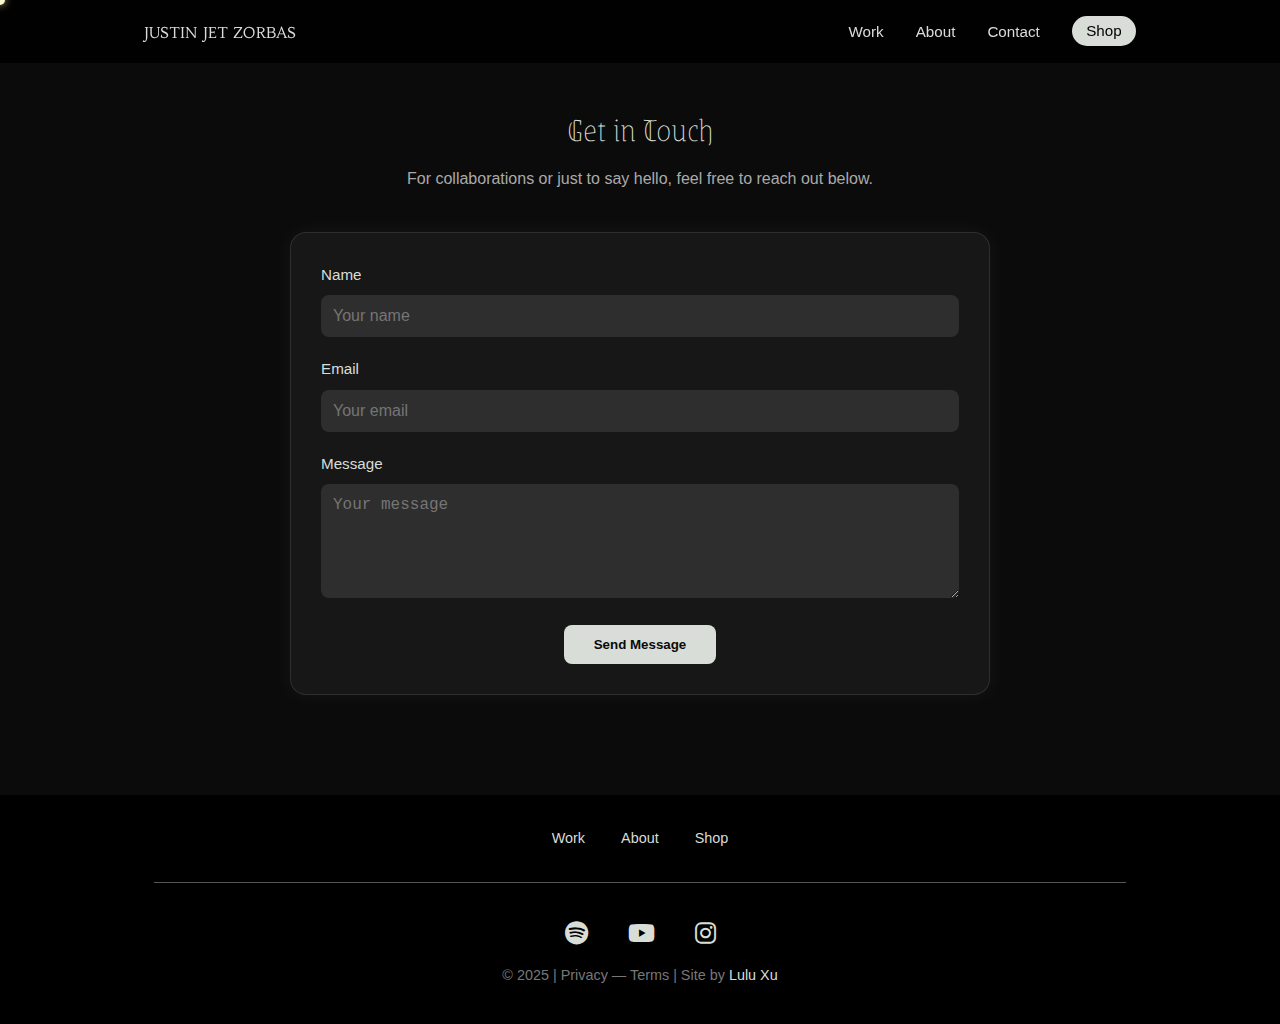
<file: contact.html>
<!DOCTYPE html>
<html lang="en">
<head>

    <!-- Google tag (gtag.js) -->
<script async src="https://www.googletagmanager.com/gtag/js?id=G-0LHWHWT95V"></script>
<script>
window.dataLayer = window.dataLayer || [];
function gtag(){dataLayer.push(arguments);}
gtag('js', new Date());

gtag('config', 'G-0LHWHWT95V');
</script>

  <meta charset="UTF-8">
  <meta name="viewport" content="width=device-width, initial-scale=1.0">
  <title>Contact | Justin Jet Zorbas</title>
  <link rel="stylesheet" href="css/styles.css">
    <link href="https://fonts.googleapis.com/css2?family=Grenze+Gotisch:wght@400;600;700&display=swap" rel="stylesheet">
    <link href="https://fonts.googleapis.com/css2?family=Habibi&display=swap" rel="stylesheet">
   <!-- Font Awesome for social icons -->
    <link rel="stylesheet" href="https://cdnjs.cloudflare.com/ajax/libs/font-awesome/6.5.0/css/all.min.css">
</head>
<body>

  <!-- Navbar -->
 <header class="navbar">
  <div class="left-group">
    <div class="logo"><a href="index.html">JUSTIN JET ZORBAS</a></div>
  </div>

  <nav>
    <ul>
      <li><a href="work.html">Work</a></li>
      <li><a href="about.html">About</a></li>
      <li><a href="contact.html">Contact</a></li>
      <li><a href="https://rpgaudiovault.com/" target="_blank" class="shop-btn">Shop</a></li>
    </ul>
  </nav>
</header>

  <!-- Contact Section -->
  <section class="contact">
    <div class="contact-container">
      <h1>Get in Touch</h1>
      <p>For collaborations or just to say hello, feel free to reach out below.</p>

      <div class="contact-box">
        <form action="https://formspree.io/f/myznbvqr" method="POST">
          <div class="form-group">
            <label for="name">Name</label>
            <input type="text" id="name" name="name" placeholder="Your name" required>
          </div>

          <div class="form-group">
            <label for="email">Email</label>
            <input type="email" id="email" name="_replyto" placeholder="Your email" required>
          </div>

          <div class="form-group">
            <label for="message">Message</label>
            <textarea id="message" name="message" rows="5" placeholder="Your message" required></textarea>
          </div>

          <button type="submit" class="btn-contact">Send Message</button>
        </form>
      </div>
    </div>
  </section>

  <!-- Footer -->
    <footer>
    <nav class="footer-nav">
      <a href="work.html">Work</a>
      <a href="about.html">About</a>
      <a href="https://rpgaudiovault.com/" target="_blank">Shop</a>
    </nav>

      <hr class="footer-divider">

  <div class="social-icons">
           <a href="https://open.spotify.com/artist/10G9N5ABjyamTFBEAsquNs?si=3JpdAnOWSmanwhaV7ZREWQ" target="_blank" aria-label="LinkedIn">
          <i class="fa-brands fa-spotify"></i>
        </a>
        <a href="https://www.youtube.com/@JustinJetZorbas" target="_blank" aria-label="Behance">
          <i class="fa-brands fa-youtube"></i>
        </a>
     
        <a href="https://www.instagram.com/justinjetzorbas?utm_source=ig_web_button_share_sheet&igsh=ZDNlZDc0MzIxNw==" target="_blank" aria-label="Instagram">
          <i class="fa-brands fa-instagram"></i>
        </a>
      </div>

  <p>© 2025 | Privacy — Terms | Site by <a href="https://luluxu.net" target="_blank">Lulu Xu</a></p>
  </footer>


  <!-- Custom Cursor -->
<div class="custom-cursor"></div>

<script>

// === Custom Glowing Dot Cursor ===
  const cursor = document.querySelector('.custom-cursor');

  document.addEventListener('mousemove', (e) => {
    cursor.style.left = e.clientX + 'px';
    cursor.style.top = e.clientY + 'px';
  });

  document.querySelectorAll('a, button, .clickable').forEach(el => {
    el.addEventListener('mouseenter', () => cursor.classList.add('custom-hover'));
    el.addEventListener('mouseleave', () => cursor.classList.remove('custom-hover'));
  });

// Cursor enlarge slightly on hover over clickable items
const links = document.querySelectorAll("a, button");

links.forEach(link => {
  link.addEventListener("mouseenter", () => {
    cursor.style.transform = "translate(-50%, -50%) scale(2)";
    cursor.style.backgroundColor = "#ffe07d";
  });
  link.addEventListener("mouseleave", () => {
    cursor.style.transform = "translate(-50%, -50%) scale(1)";
    cursor.style.backgroundColor = "#fff8cc";
  });
});


</script>


</body>


</html>
</file>
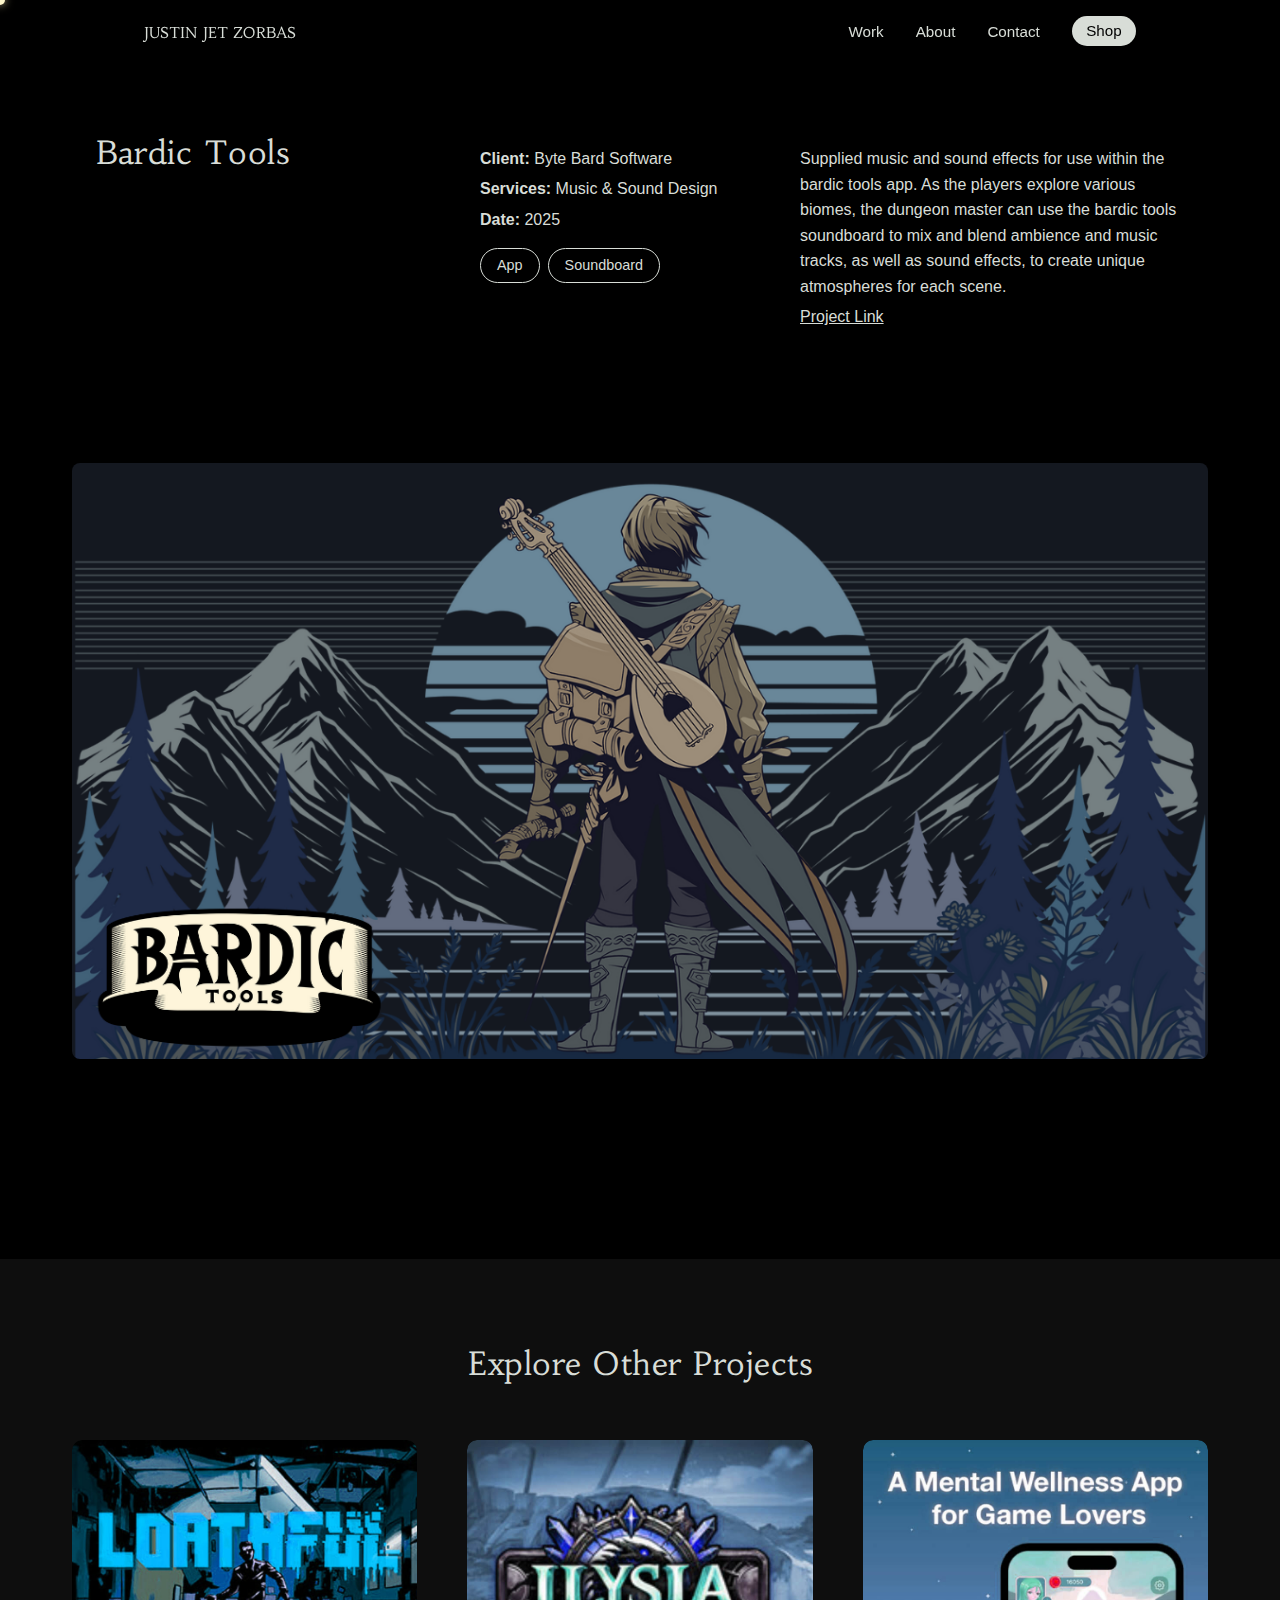
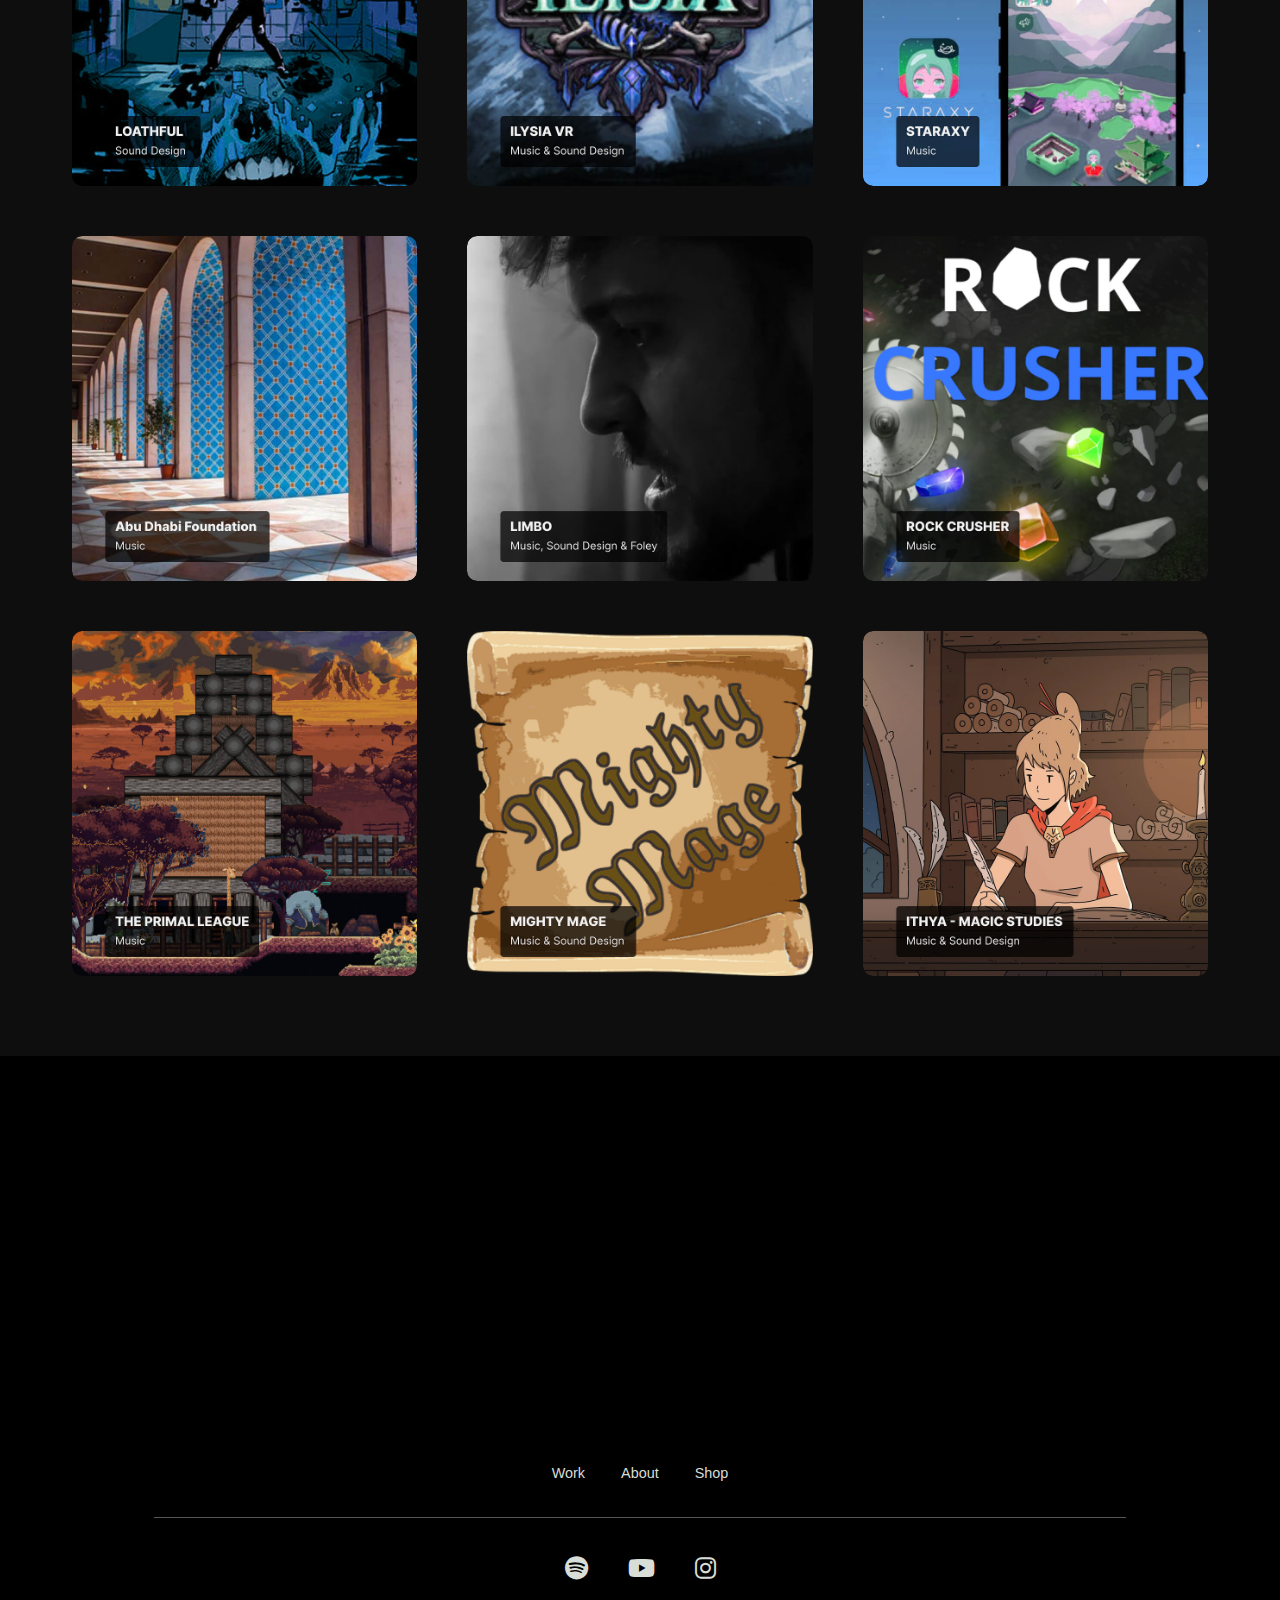
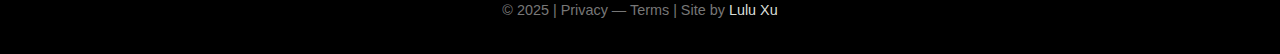
<file: project1.html>
<!DOCTYPE html>
<html lang="en">
<head>

  <!-- Google tag (gtag.js) -->
<script async src="https://www.googletagmanager.com/gtag/js?id=G-0LHWHWT95V"></script>
<script>
window.dataLayer = window.dataLayer || [];
function gtag(){dataLayer.push(arguments);}
gtag('js', new Date());

gtag('config', 'G-0LHWHWT95V');
</script>

  <meta charset="UTF-8" />
  <meta name="viewport" content="width=device-width, initial-scale=1.0" />
  <title>Project Bardic Tools | Justin Jet Zorbas</title>
  <link rel="stylesheet" href="css/styles.css">
  <link href="https://fonts.googleapis.com/css2?family=Habibi&display=swap" rel="stylesheet">
  <link href="https://fonts.googleapis.com/css2?family=Grenze+Gotisch:wght@400;600;700&display=swap" rel="stylesheet">
     <!-- Font Awesome for social icons -->
    <link rel="stylesheet" href="https://cdnjs.cloudflare.com/ajax/libs/font-awesome/6.5.0/css/all.min.css">
  <script defer src="project.js"></script>
</head>

<body>

  <!-- Navbar -->
 <header class="navbar">
  <div class="left-group">
    <div class="logo"><a href="index.html">JUSTIN JET ZORBAS</a></div>
 

  </div>

  <nav>
    <ul>
      <li><a href="work.html">Work</a></li>
      <li><a href="about.html">About</a></li>
      <li><a href="contact.html">Contact</a></li>
      <li><a href="https://rpgaudiovault.com/" target="_blank" class="shop-btn">Shop</a></li>
    </ul>
  </nav>
</header>


<section class="project-overview reveal">
  <div class="container project-grid">

    <!-- Column 1: Project Title -->
    <div class="project-col project-title">
      <h2>Bardic Tools</h2>
    </div>

    <!-- Column 2: Project Details -->
    <div class="project-col project-details">
      <p><strong>Client:</strong> Byte Bard Software</p>
            <p><strong>Services:</strong> Music & Sound Design</p>

      <p><strong>Date:</strong> 2025</p>

      <div class="tags">
        <span class="tag-text">App</span>
        <span class="tag-text">Soundboard</span>
      </div>
    </div>

    <!-- Column 3: Project Description -->
    <div class="project-col project-description">
      <p>Supplied music and sound effects for use within the bardic tools app. As the players explore various biomes, the dungeon master can use the bardic tools soundboard to mix and blend ambience and music tracks, as well as sound effects, to create unique atmospheres for each scene. 

        </p>
        <p> 
         <a href="https://bardic.tools/landing" target="_blank" rel="noopener noreferrer" class="project-link">  Project Link</a> 
        </p>
        
    </div>

  </div>
</section>




<!-- Image Section (replacing YouTube video) -->
<section class="reveal">
  <div class="container">
    <div class="img-wrapper">
      <img src="images/bardic-tools.png" alt="Project 1 Preview" class="responsive-image">
    </div>
  </div>
</section>
  

<!-- More Projects Gallery -->
<section class="more-projects">
  <div class="container">
    <h3>Explore Other Projects</h3>
    <div class="projects-grid">
         <a href="project2.html" class="project-thumb">
        <img src="images/project2.jpg" alt="Project 10">
      </a>
        <a href="project3.html" class="project-thumb">
        <img src="images/project3.jpg" alt="Project 4">
      </a>
      <a href="project4.html" class="project-thumb">
        <img src="images/project4.jpg" alt="Project 8">
      </a>
      <a href="project5.html" class="project-thumb">
        <img src="images/project5.jpg" alt="Project 5">
      </a>
       <a href="project6.html" class="project-thumb">
        <img src="images/project6.jpg" alt="Project 6">
      </a>    
         <a href="project7.html" class="project-thumb">
        <img src="images/project7.jpg" alt="Project 7">
      </a>
          <a href="project8.html" class="project-thumb">
        <img src="images/project8.jpg" alt="Project 3">
      </a> 
      <a href="project9.html" class="project-thumb">
        <img src="images/project9.png" alt="Project 9">
      </a>
      <a href="project10.html" class="project-thumb">
        <img src="images/project10.jpg" alt="Project 9">
      </a>
    </div>
  </div>
</section>





 <!-- CTA -->
  <section class="cta reveal parallax" id="contact">
    <h2>Got a project in mind?</h2>
    <p>Get in touch to see how we can collaborate on your project</p>
    <a href="contact.html" class="btn primary">Contact Me</a>
  </section>


  <!-- Footer -->
<footer>
    <nav class="footer-nav">
      <a href="work.html">Work</a>
      <a href="about.html">About</a>
      <a href="https://rpgaudiovault.com/" target="_blank">Shop</a>
    </nav>

      <hr class="footer-divider">

  <div class="social-icons">
           <a href="https://open.spotify.com/artist/10G9N5ABjyamTFBEAsquNs?si=3JpdAnOWSmanwhaV7ZREWQ" target="_blank" aria-label="LinkedIn">
          <i class="fa-brands fa-spotify"></i>
        </a>
        <a href="https://www.youtube.com/@JustinJetZorbas" target="_blank" aria-label="Behance">
          <i class="fa-brands fa-youtube"></i>
        </a>
     
        <a href="https://www.instagram.com/justinjetzorbas?utm_source=ig_web_button_share_sheet&igsh=ZDNlZDc0MzIxNw==" target="_blank" aria-label="Instagram">
          <i class="fa-brands fa-instagram"></i>
        </a>
      </div>

  <p>© 2025 | Privacy — Terms | Site by <a href="https://luluxu.net" target="_blank">Lulu Xu</a></p>
  </footer>

  <!-- Custom Cursor -->
<div class="custom-cursor"></div>


</body>

</html>
</file>
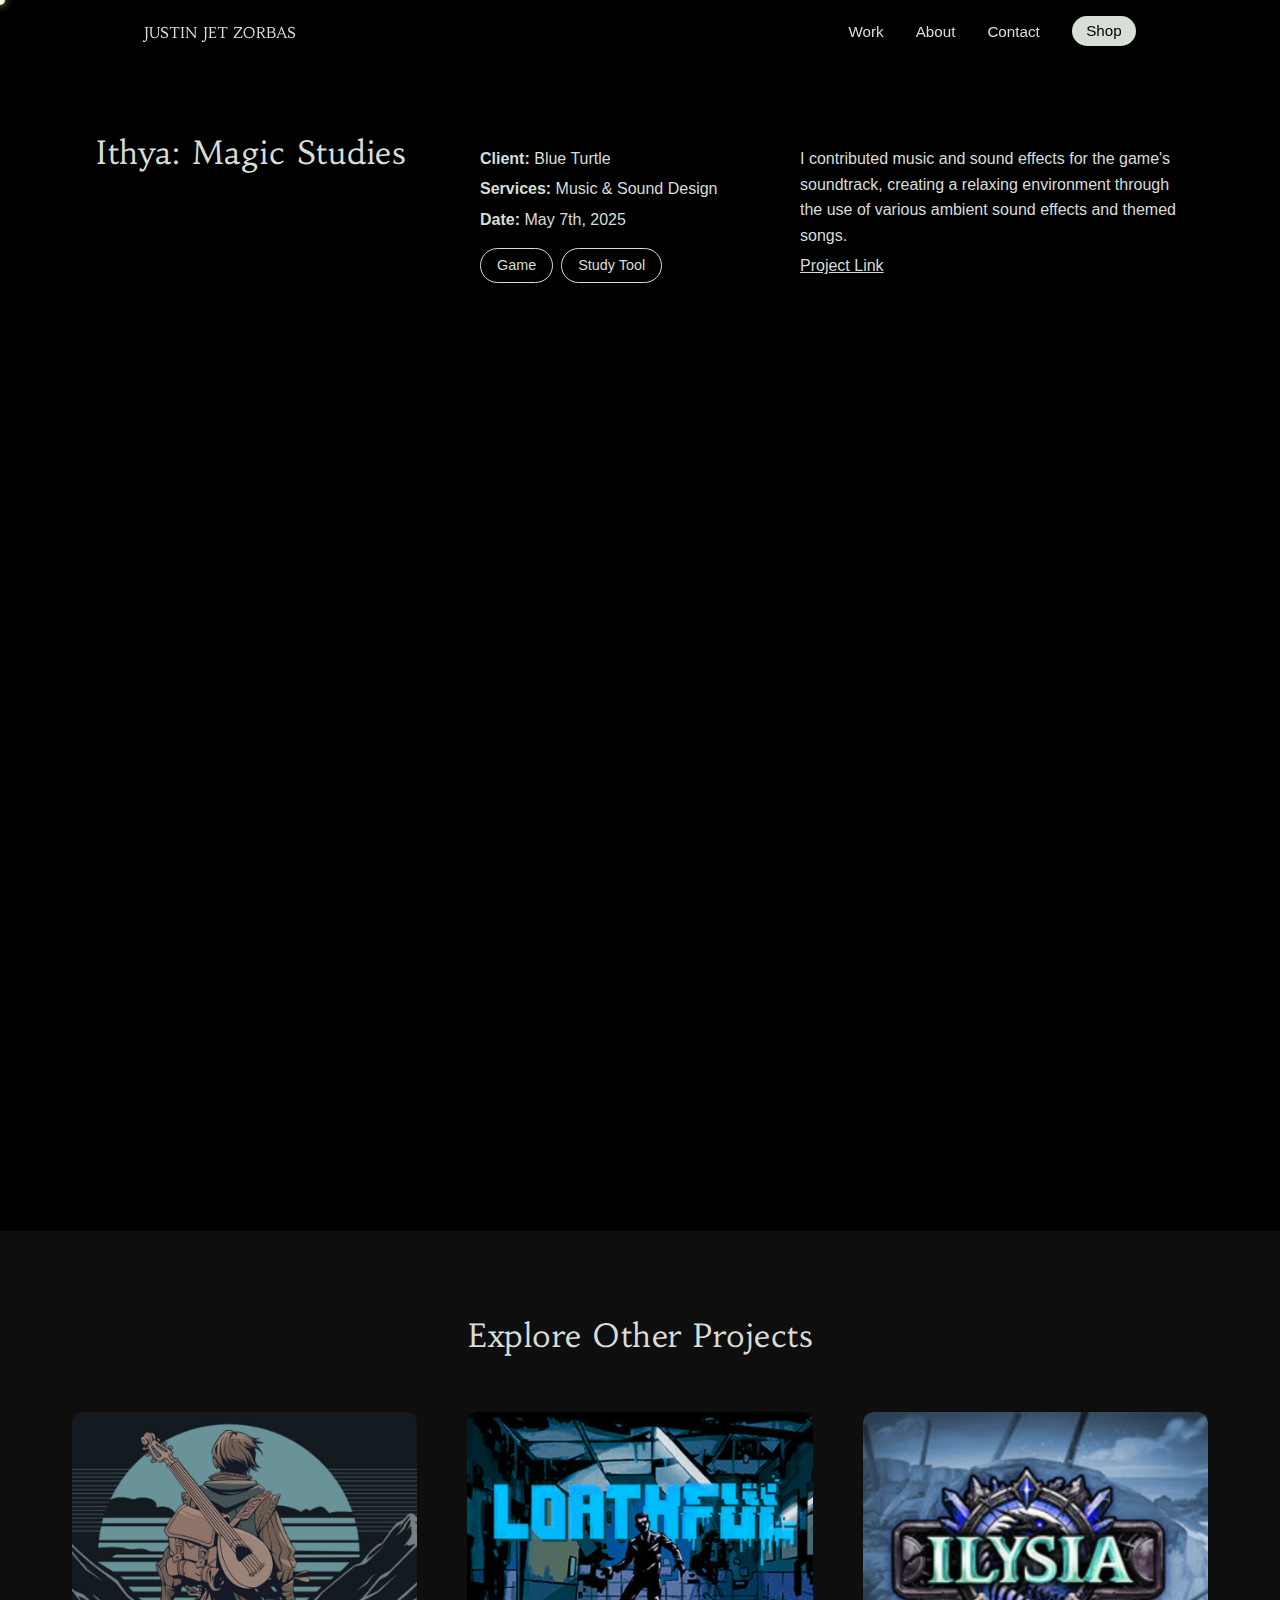
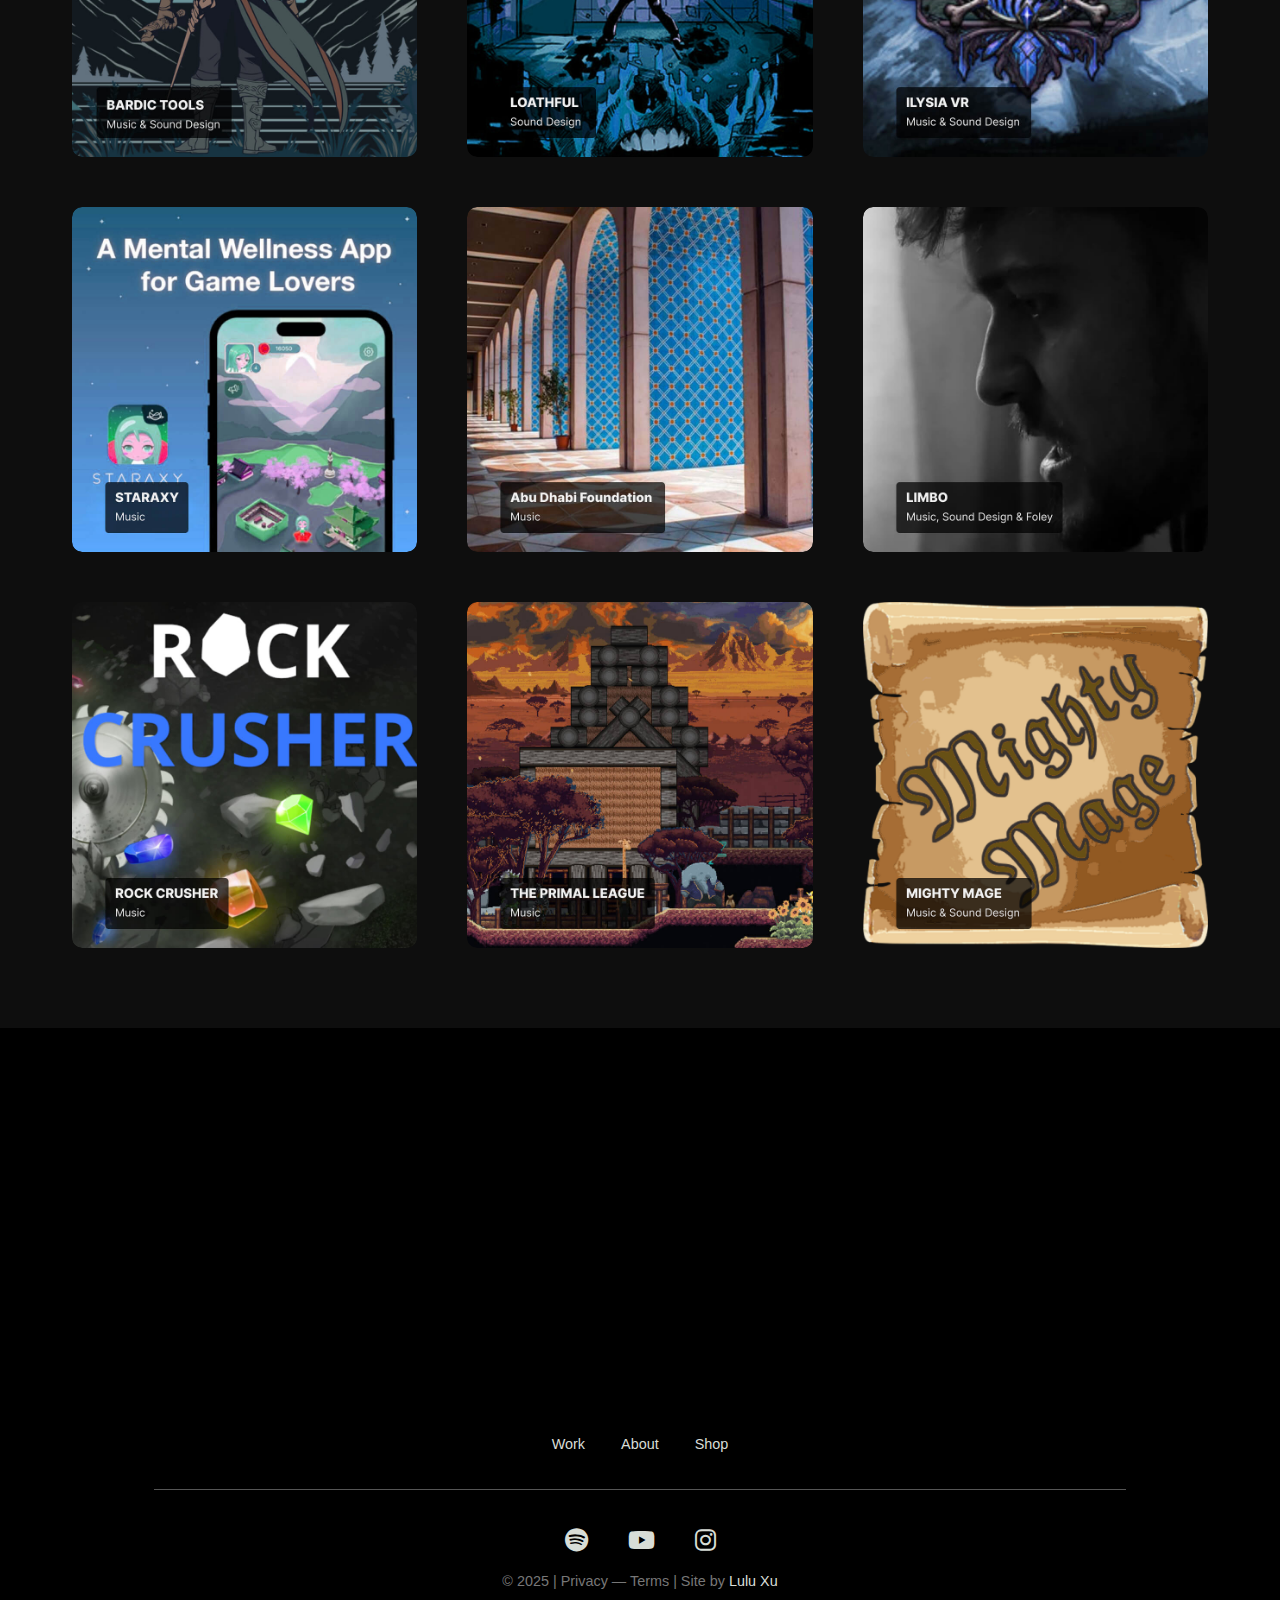
<file: project10.html>
<!DOCTYPE html>
<html lang="en">
<head>

  <!-- Google tag (gtag.js) -->
<script async src="https://www.googletagmanager.com/gtag/js?id=G-0LHWHWT95V"></script>
<script>
window.dataLayer = window.dataLayer || [];
function gtag(){dataLayer.push(arguments);}
gtag('js', new Date());

gtag('config', 'G-0LHWHWT95V');
</script>

  <meta charset="UTF-8" />
  <meta name="viewport" content="width=device-width, initial-scale=1.0" />
  <title>Project Ithya: Magic Studies | Justin Jet Zorbas</title>
  <link rel="stylesheet" href="css/styles.css">
  <link href="https://fonts.googleapis.com/css2?family=Habibi&display=swap" rel="stylesheet">
  <link href="https://fonts.googleapis.com/css2?family=Grenze+Gotisch:wght@400;600;700&display=swap" rel="stylesheet">
    <!-- Font Awesome for social icons -->
    <link rel="stylesheet" href="https://cdnjs.cloudflare.com/ajax/libs/font-awesome/6.5.0/css/all.min.css">

  <script defer src="project.js"></script>
</head>

<body>

  <!-- Navbar -->
 <header class="navbar">
  <div class="left-group">
    <div class="logo"><a href="index.html">JUSTIN JET ZORBAS</a></div>
 

  </div>

  <nav>
    <ul>
      <li><a href="work.html">Work</a></li>
      <li><a href="about.html">About</a></li>
      <li><a href="contact.html">Contact</a></li>
      <li><a href="https://rpgaudiovault.com/" target="_blank" class="shop-btn">Shop</a></li>
    </ul>
  </nav>
</header>


<section class="project-overview reveal">
  <div class="container project-grid">

    <!-- Column 1: Project Title -->
    <div class="project-col project-title">
      <h2>Ithya: Magic Studies
 
</h2>
    </div>

    <!-- Column 2: Project Details -->
    <div class="project-col project-details">
      <p><strong>Client:</strong> Blue Turtle


</p>
            <p><strong>Services:</strong> Music & Sound Design </p>

      <p><strong>Date:</strong> May 7th, 2025
</p>

      <div class="tags">
        <span>Game</span>
        <span>Study Tool</span>
      </div>
    </div>

    <!-- Column 3: Project Description -->
    <div class="project-col project-description">
      <p>I contributed music and sound effects for the game's soundtrack, creating a relaxing environment through the use of various ambient sound effects and themed songs.  </p>
         <p> 
         <a href="https://store.steampowered.com/app/3330250/Ithya_Magic_Studies/" target="_blank" rel="noopener noreferrer" class="project-link">  Project Link</a> 
        </p>
        
        
    </div>

  </div>
</section>



<!-- Video Section -->
<section class="about-video reveal">
  <div class="container">
    <div class="video-wrapper">
      <iframe
        src="https://www.youtube.com/embed/NjnJ7SlWbUY?si=1pjvQcGahizS0Yc4"
        title="About Justin - Video"
         frameborder="0" 
        allowfullscreen>
      </iframe>
    </div>
  </div>
</section>



      <!-- Image Section (replacing YouTube video) 
<section class="reveal">
  <div class="container">
    <div class="img-wrapper">
      <img src="images/ithya-magic-studies.jpg" alt="Project 1 Preview" class="responsive-image">
    </div>
  </div>
</section>-->


<!-- More Projects Gallery -->
<section class="more-projects">
  <div class="container">
    <h3>Explore Other Projects</h3>
             <div class="projects-grid">
            <a href="project1.html" class="project-thumb">
        <img src="images/project1.jpg" alt="Project 4">
      </a>
          <a href="project2.html" class="project-thumb">
        <img src="images/project2.jpg" alt="Project 10">
      </a>
      <a href="project3.html" class="project-thumb">
        <img src="images/project3.jpg" alt="Project 8">
      </a>
      <a href="project4.html" class="project-thumb">
        <img src="images/project4.jpg" alt="Project 5">
      </a>
       <a href="project5.html" class="project-thumb">
        <img src="images/project5.jpg" alt="Project 6">
      </a>    
         <a href="project6.html" class="project-thumb">
        <img src="images/project6.jpg" alt="Project 7">
      </a>
          <a href="project7.html" class="project-thumb">
        <img src="images/project7.jpg" alt="Project 3">
      </a> 
      <a href="project8.html" class="project-thumb">
        <img src="images/project8.jpg" alt="Project 9">
      </a>
      <a href="project9.html" class="project-thumb">
        <img src="images/project9.png" alt="Project 9">
      </a>
    </div>
  </div>
</section>


 <!-- CTA -->
  <section class="cta reveal parallax" id="contact">
    <h2>Got a project in mind?</h2>
    <p>Get in touch to see how we can collaborate on your project</p>
    <a href="contact.html" class="btn primary">Contact Me</a>
  </section>


  <!-- Footer -->
 <footer>
    <nav class="footer-nav">
      <a href="work.html">Work</a>
      <a href="about.html">About</a>
      <a href="https://rpgaudiovault.com/" target="_blank">Shop</a>
    </nav>

      <hr class="footer-divider">


  <div class="social-icons">
           <a href="https://open.spotify.com/artist/10G9N5ABjyamTFBEAsquNs?si=3JpdAnOWSmanwhaV7ZREWQ" target="_blank" aria-label="LinkedIn">
          <i class="fa-brands fa-spotify"></i>
        </a>
        <a href="https://www.youtube.com/@JustinJetZorbas" target="_blank" aria-label="Behance">
          <i class="fa-brands fa-youtube"></i>
        </a>
     
        <a href="https://www.instagram.com/justinjetzorbas?utm_source=ig_web_button_share_sheet&igsh=ZDNlZDc0MzIxNw==" target="_blank" aria-label="Instagram">
          <i class="fa-brands fa-instagram"></i>
        </a>
      </div>

  <p>© 2025 | Privacy — Terms | Site by <a href="https://luluxu.net" target="_blank">Lulu Xu</a></p>
  </footer>


  <!-- Custom Cursor -->
<div class="custom-cursor"></div>



</body>

</html>
</file>
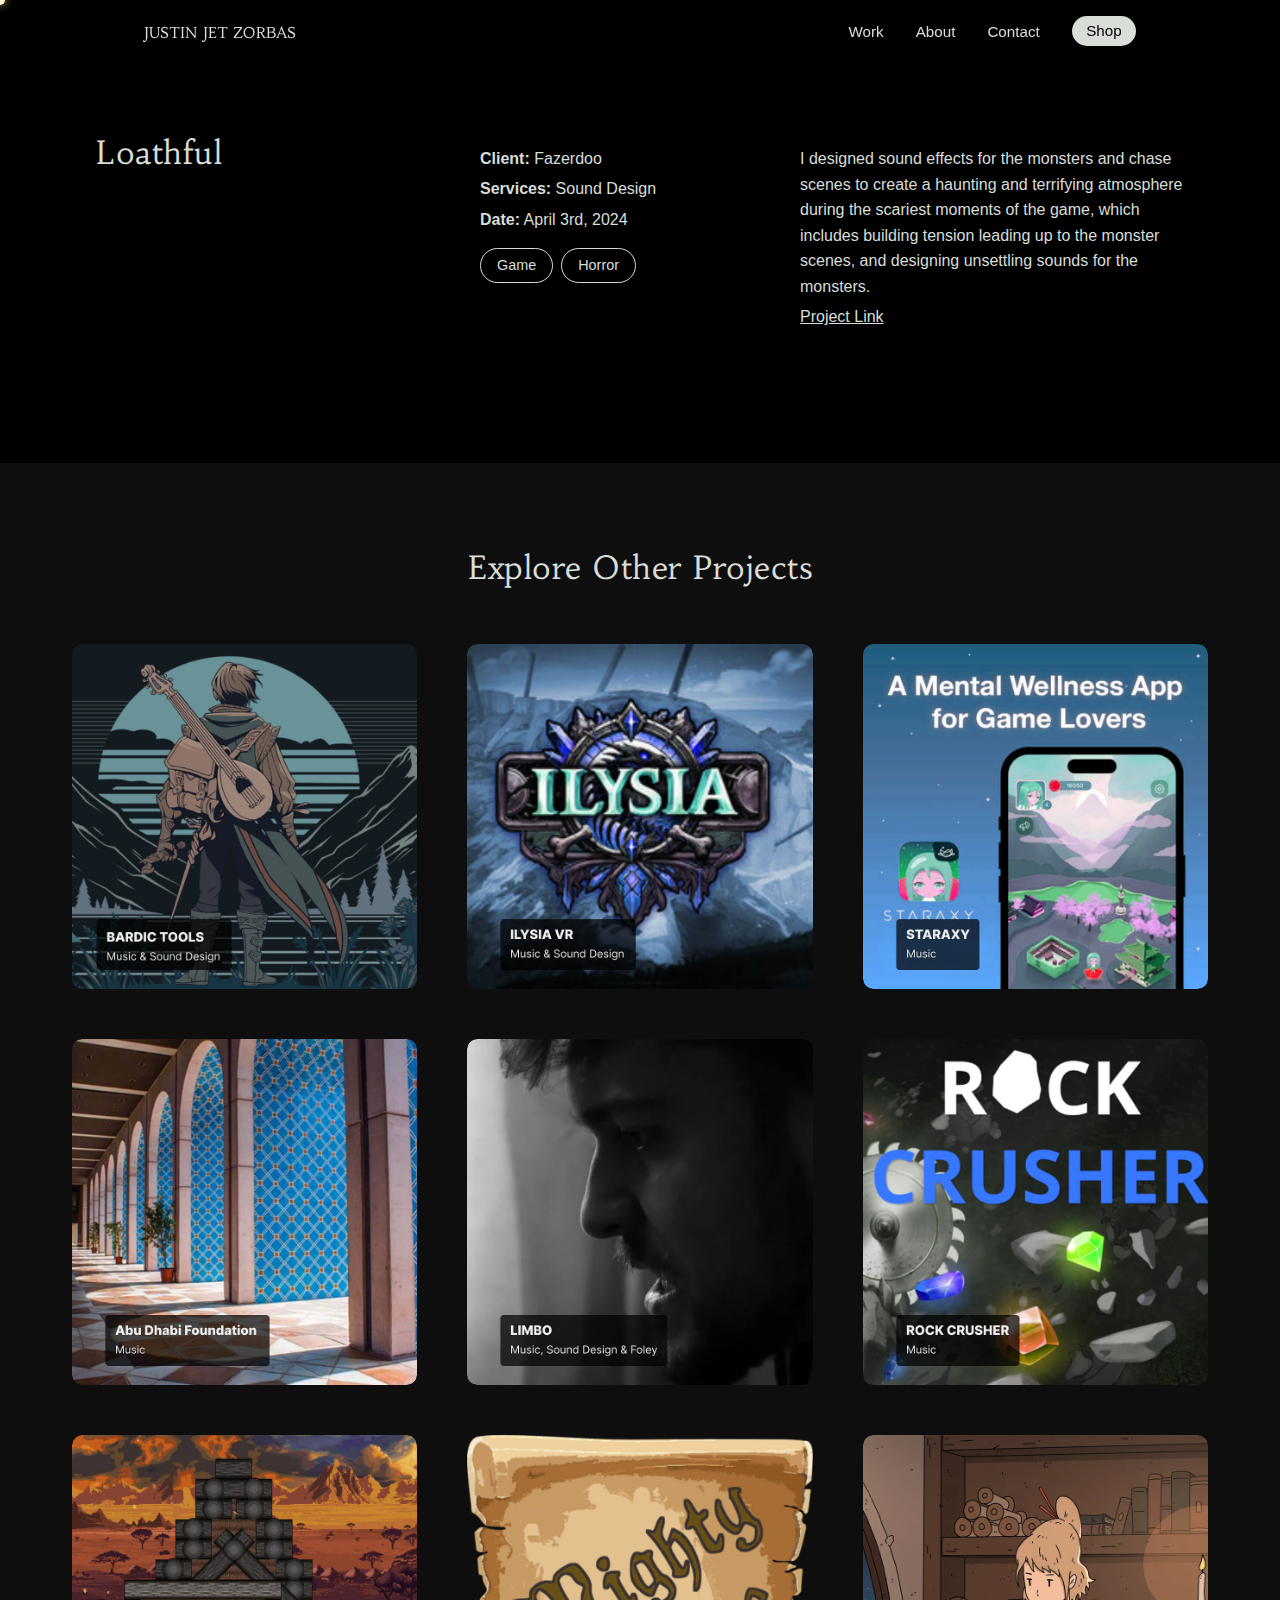
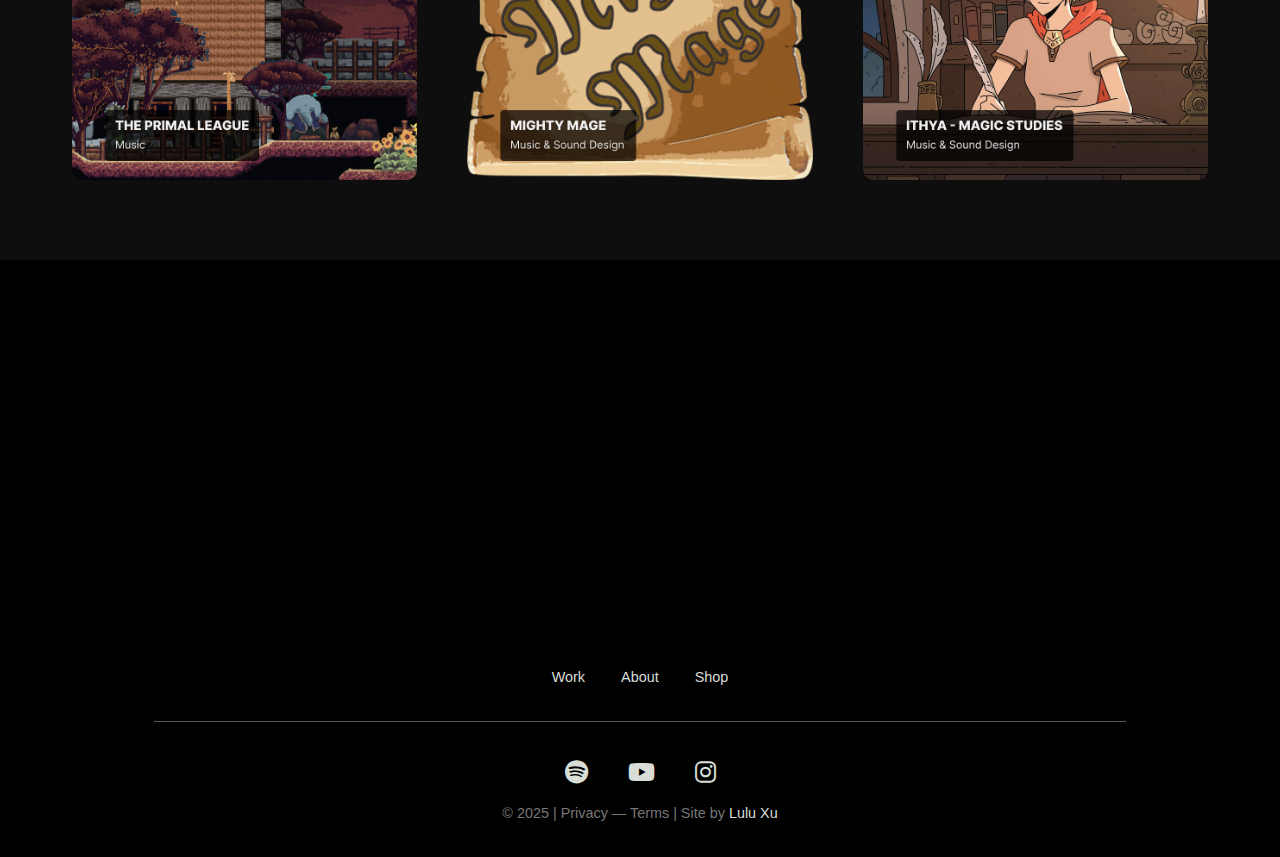
<file: project2.html>
<!DOCTYPE html>
<html lang="en">
<head>

  <!-- Google tag (gtag.js) -->
<script async src="https://www.googletagmanager.com/gtag/js?id=G-0LHWHWT95V"></script>
<script>
window.dataLayer = window.dataLayer || [];
function gtag(){dataLayer.push(arguments);}
gtag('js', new Date());

gtag('config', 'G-0LHWHWT95V');
</script>

  <meta charset="UTF-8" />
  <meta name="viewport" content="width=device-width, initial-scale=1.0" />
  <title>Project Loathful | Justin Jet Zorbas</title>
  <link rel="stylesheet" href="css/styles.css">
  <link href="https://fonts.googleapis.com/css2?family=Habibi&display=swap" rel="stylesheet">
  <link href="https://fonts.googleapis.com/css2?family=Grenze+Gotisch:wght@400;600;700&display=swap" rel="stylesheet">
    <!-- Font Awesome for social icons -->
    <link rel="stylesheet" href="https://cdnjs.cloudflare.com/ajax/libs/font-awesome/6.5.0/css/all.min.css">
  <script defer src="project.js"></script>
</head>

<body>

  <!-- Navbar -->
 <header class="navbar">
  <div class="left-group">
    <div class="logo"><a href="index.html">JUSTIN JET ZORBAS</a></div>
 

  </div>

   <nav>
    <ul>
      <li><a href="work.html">Work</a></li>
      <li><a href="about.html">About</a></li>
      <li><a href="contact.html">Contact</a></li>
      <li><a href="https://rpgaudiovault.com/" target="_blank" class="shop-btn">Shop</a></li>
    </ul>
  </nav>
</header>


<section class="project-overview reveal">
  <div class="container project-grid">

    <!-- Column 1: Project Title -->
    <div class="project-col project-title">
      <h2>Loathful</h2>
    </div>

    <!-- Column 2: Project Details -->
    <div class="project-col project-details">
      <p><strong>Client:</strong> Fazerdoo</p>
            <p><strong>Services:</strong> Sound Design</p>

      <p><strong>Date:</strong> April 3rd, 2024</p>

      <div class="tags">
        <span>Game</span>
        <span>Horror</span>
      </div>
    </div>

    <!-- Column 3: Project Description -->
    <div class="project-col project-description">
      <p>I designed sound effects for the monsters and chase scenes to create a haunting and terrifying atmosphere during the scariest moments of the game, which includes building tension leading up to the monster scenes, and designing unsettling sounds for the monsters. 

        </p>
        <p> 
         <a href="https://store.steampowered.com/app/1950200/Loathful/" target="_blank" rel="noopener noreferrer" class="project-link">  Project Link</a> 
        </p>
        
    </div>

  </div>
</section>





<!-- More Projects Gallery -->
<section class="more-projects">
  <div class="container">
    <h3>Explore Other Projects</h3>
        <div class="projects-grid">
         <a href="project1.html" class="project-thumb">
        <img src="images/project1.jpg" alt="Project 10">
      </a>
        <a href="project3.html" class="project-thumb">
        <img src="images/project3.jpg" alt="Project 4">
      </a>
      <a href="project4.html" class="project-thumb">
        <img src="images/project4.jpg" alt="Project 8">
      </a>
      <a href="project5.html" class="project-thumb">
        <img src="images/project5.jpg" alt="Project 5">
      </a>
       <a href="project6.html" class="project-thumb">
        <img src="images/project6.jpg" alt="Project 6">
      </a>    
         <a href="project7.html" class="project-thumb">
        <img src="images/project7.jpg" alt="Project 7">
      </a>
          <a href="project8.html" class="project-thumb">
        <img src="images/project8.jpg" alt="Project 3">
      </a> 
      <a href="project9.html" class="project-thumb">
        <img src="images/project9.png" alt="Project 9">
      </a>
      <a href="project10.html" class="project-thumb">
        <img src="images/project10.jpg" alt="Project 9">
      </a>
    </div>
  </div>
</section>



 <!-- CTA -->
  <section class="cta reveal parallax" id="contact">
    <h2>Got a project in mind?</h2>
    <p>Get in touch to see how we can collaborate on your project</p>
    <a href="contact.html" class="btn primary">Contact Me</a>
  </section>


  <!-- Footer -->
 <footer>
    <nav class="footer-nav">
      <a href="work.html">Work</a>
      <a href="about.html">About</a>
      <a href="https://rpgaudiovault.com/" target="_blank">Shop</a>
    </nav>

      <hr class="footer-divider">

  <div class="social-icons">
           <a href="https://open.spotify.com/artist/10G9N5ABjyamTFBEAsquNs?si=3JpdAnOWSmanwhaV7ZREWQ" target="_blank" aria-label="LinkedIn">
          <i class="fa-brands fa-spotify"></i>
        </a>
        <a href="https://www.youtube.com/@JustinJetZorbas" target="_blank" aria-label="Behance">
          <i class="fa-brands fa-youtube"></i>
        </a>
     
        <a href="https://www.instagram.com/justinjetzorbas?utm_source=ig_web_button_share_sheet&igsh=ZDNlZDc0MzIxNw==" target="_blank" aria-label="Instagram">
          <i class="fa-brands fa-instagram"></i>
        </a>
      </div>

  <p>© 2025 | Privacy — Terms | Site by <a href="https://luluxu.net" target="_blank">Lulu Xu</a></p>
  </footer>

<!-- Custom Cursor -->
<div class="custom-cursor"></div>



</body>

</html>
</file>
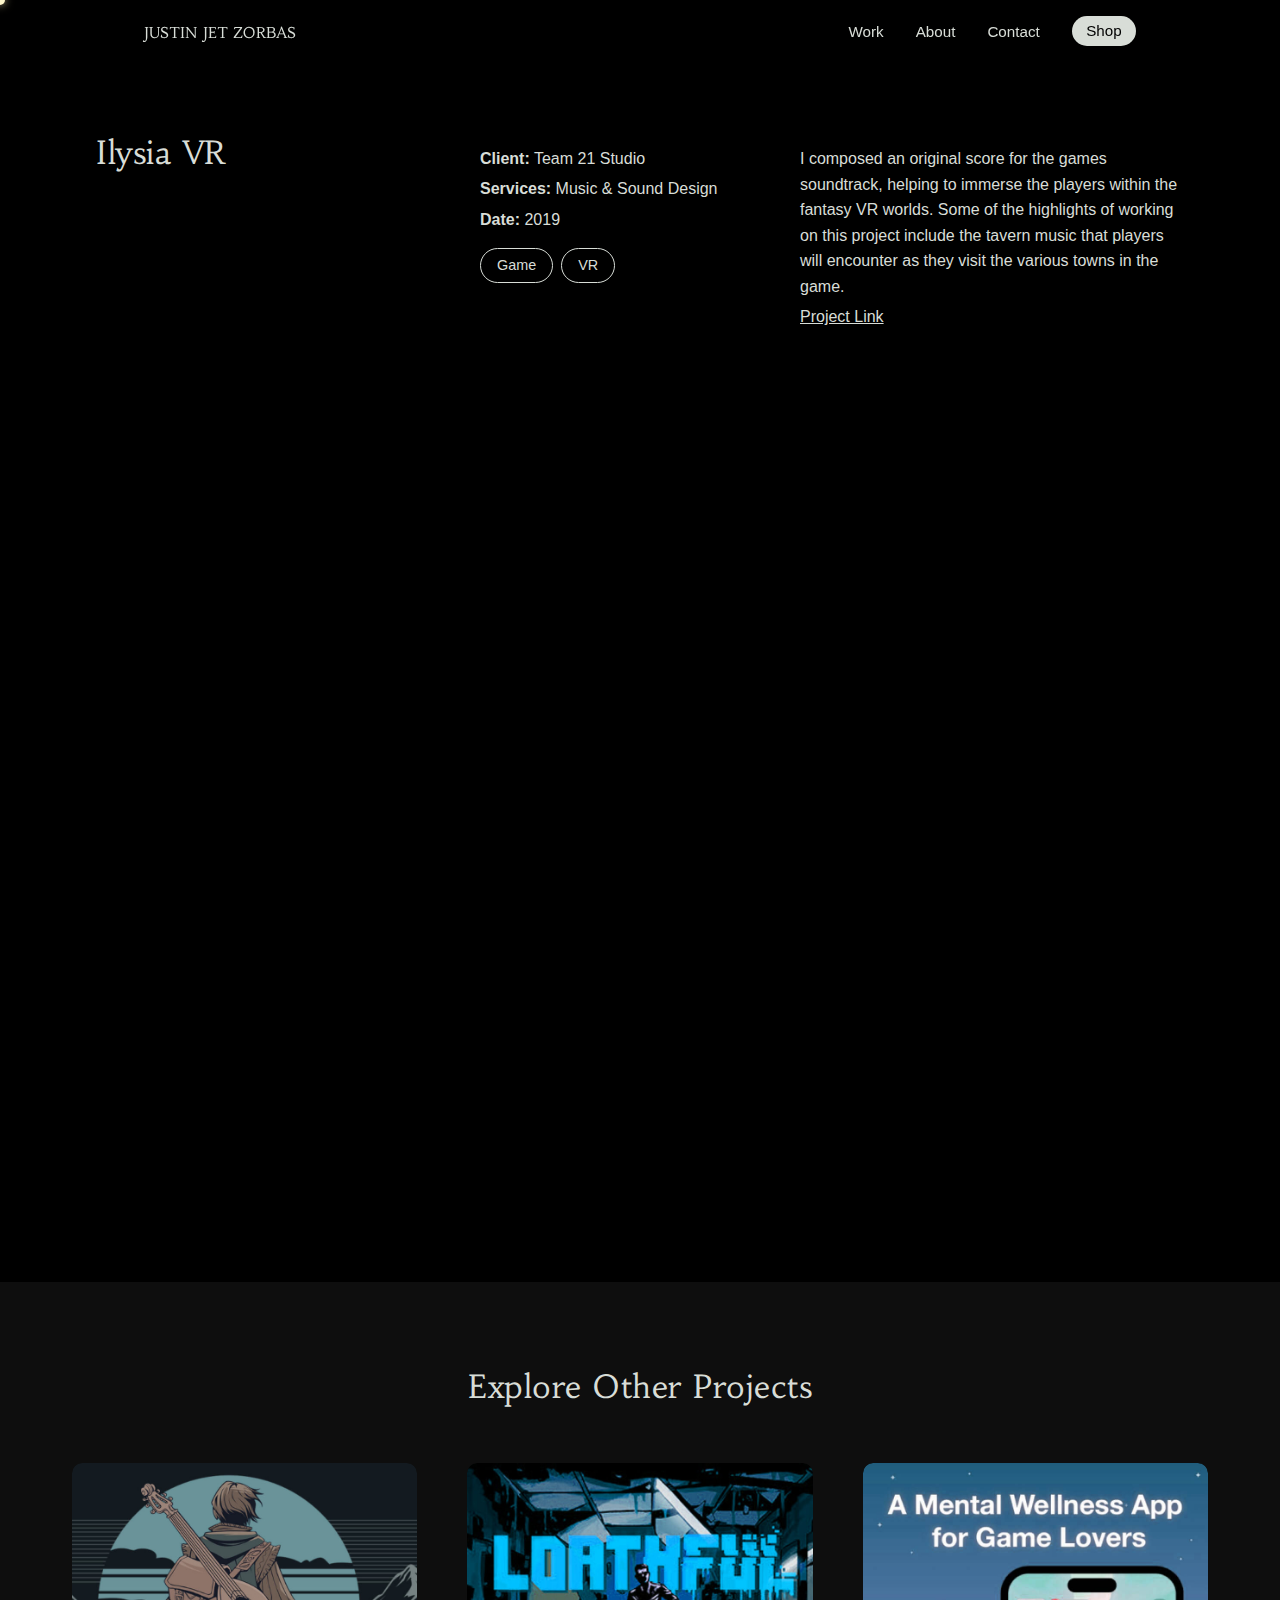
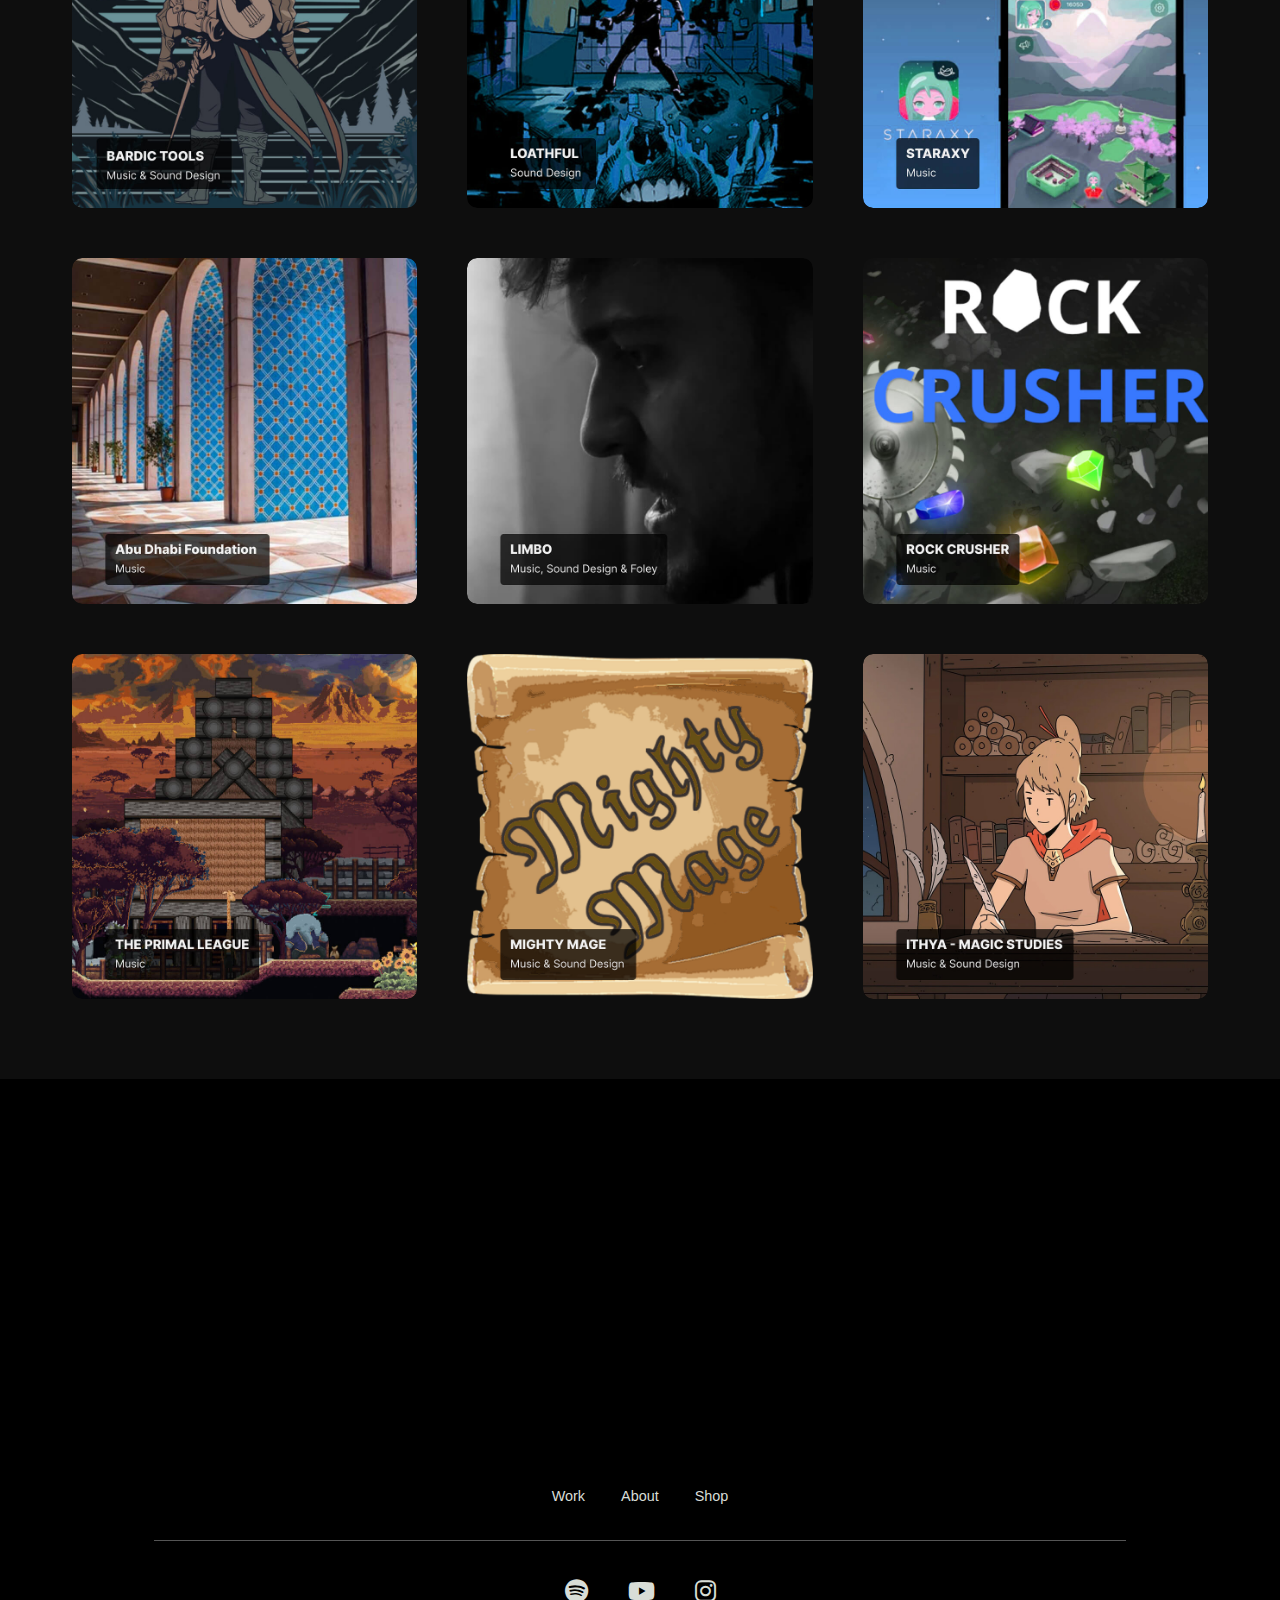
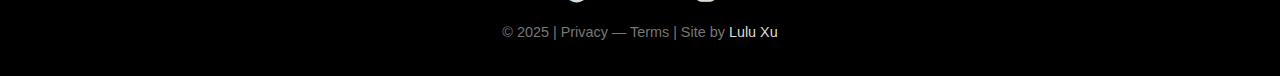
<file: project3.html>
<!DOCTYPE html>
<html lang="en">
<head>

  <!-- Google tag (gtag.js) -->
<script async src="https://www.googletagmanager.com/gtag/js?id=G-0LHWHWT95V"></script>
<script>
window.dataLayer = window.dataLayer || [];
function gtag(){dataLayer.push(arguments);}
gtag('js', new Date());

gtag('config', 'G-0LHWHWT95V');
</script>

  <meta charset="UTF-8" />
  <meta name="viewport" content="width=device-width, initial-scale=1.0" />
  <title>Project Ilysia VR | Justin Jet Zorbas</title>
  <link rel="stylesheet" href="css/styles.css">
  <link href="https://fonts.googleapis.com/css2?family=Habibi&display=swap" rel="stylesheet">
  <link href="https://fonts.googleapis.com/css2?family=Grenze+Gotisch:wght@400;600;700&display=swap" rel="stylesheet">
   <!-- Font Awesome for social icons -->
    <link rel="stylesheet" href="https://cdnjs.cloudflare.com/ajax/libs/font-awesome/6.5.0/css/all.min.css">
  <script defer src="project.js"></script>
</head>

<body>

  <!-- Navbar -->
 <header class="navbar">
  <div class="left-group">
    <div class="logo"><a href="index.html">JUSTIN JET ZORBAS</a></div>
 

  </div>

   <nav>
    <ul>
      <li><a href="work.html">Work</a></li>
      <li><a href="about.html">About</a></li>
      <li><a href="contact.html">Contact</a></li>
      <li><a href="https://rpgaudiovault.com/" target="_blank" class="shop-btn">Shop</a></li>
    </ul>
  </nav>
</header>


<section class="project-overview reveal">
  <div class="container project-grid">

    <!-- Column 1: Project Title -->
    <div class="project-col project-title">
      <h2>Ilysia VR

</h2>
    </div>

    <!-- Column 2: Project Details -->
    <div class="project-col project-details">
      <p><strong>Client:</strong> Team 21 Studio
</p>
            <p><strong>Services:</strong> Music & Sound Design</p>

      <p><strong>Date:</strong> 2019</p>

      <div class="tags">
        <span>Game</span>
        <span>VR</span>
      </div>
    </div>

    <!-- Column 3: Project Description -->
    <div class="project-col project-description">
      <p>I composed an original score for the games soundtrack, helping to immerse the players within the fantasy VR worlds. Some of the highlights of working on this project include the tavern music that players will encounter as they visit the various towns in the game. 


        </p>
        <p> 
         <a href="https://store.steampowered.com/app/1154120/Ilysia/" target="_blank" rel="noopener noreferrer" class="project-link">  Project Link</a> 
        </p>
        
    </div>

  </div>
</section>


  


<!-- Video Section -->
<section class="about-video reveal">
  <div class="container">
    <div class="video-wrapper">
      <iframe
        src="https://www.youtube.com/embed/rYdIiyxOP0I?si=s1cTlW00aQzWkUwv"
        title="About Justin - Video"
         frameborder="0" 
        allowfullscreen>
      </iframe>
    </div>
  </div>
</section>


 <!-- More Projects Gallery -->
<section class="more-projects">
  <div class="container">
    <h3>Explore Other Projects</h3>
        <div class="projects-grid">
            <a href="project1.html" class="project-thumb">
        <img src="images/project1.jpg" alt="Project 4">
      </a>
          <a href="project2.html" class="project-thumb">
        <img src="images/project2.jpg" alt="Project 10">
      </a>
      <a href="project4.html" class="project-thumb">
        <img src="images/project4.jpg" alt="Project 8">
      </a>
      <a href="project5.html" class="project-thumb">
        <img src="images/project5.jpg" alt="Project 5">
      </a>
       <a href="project6.html" class="project-thumb">
        <img src="images/project6.jpg" alt="Project 6">
      </a>    
         <a href="project7.html" class="project-thumb">
        <img src="images/project7.jpg" alt="Project 7">
      </a>
          <a href="project8.html" class="project-thumb">
        <img src="images/project8.jpg" alt="Project 3">
      </a> 
      <a href="project9.html" class="project-thumb">
        <img src="images/project9.png" alt="Project 9">
      </a>
      <a href="project10.html" class="project-thumb">
        <img src="images/project10.jpg" alt="Project 9">
      </a>
    </div>
  </div>
</section>



 <!-- CTA -->
  <section class="cta reveal parallax" id="contact">
    <h2>Got a project in mind?</h2>
    <p>Get in touch to see how we can collaborate on your project</p>
    <a href="contact.html" class="btn primary">Contact Me</a>
  </section>


  <!-- Footer -->
  <footer>
    <nav class="footer-nav">
      <a href="work.html">Work</a>
      <a href="about.html">About</a>
      <a href="https://rpgaudiovault.com/" target="_blank">Shop</a>
    </nav>

      <hr class="footer-divider">

  <div class="social-icons">
           <a href="https://open.spotify.com/artist/10G9N5ABjyamTFBEAsquNs?si=3JpdAnOWSmanwhaV7ZREWQ" target="_blank" aria-label="LinkedIn">
          <i class="fa-brands fa-spotify"></i>
        </a>
        <a href="https://www.youtube.com/@JustinJetZorbas" target="_blank" aria-label="Behance">
          <i class="fa-brands fa-youtube"></i>
        </a>
     
        <a href="https://www.instagram.com/justinjetzorbas?utm_source=ig_web_button_share_sheet&igsh=ZDNlZDc0MzIxNw==" target="_blank" aria-label="Instagram">
          <i class="fa-brands fa-instagram"></i>
        </a>
      </div>
      
  <p>© 2025 | Privacy — Terms | Site by <a href="https://luluxu.net" target="_blank">Lulu Xu</a></p>
  </footer>

<!-- Custom Cursor -->
<div class="custom-cursor"></div>




</body>

</html>
</file>
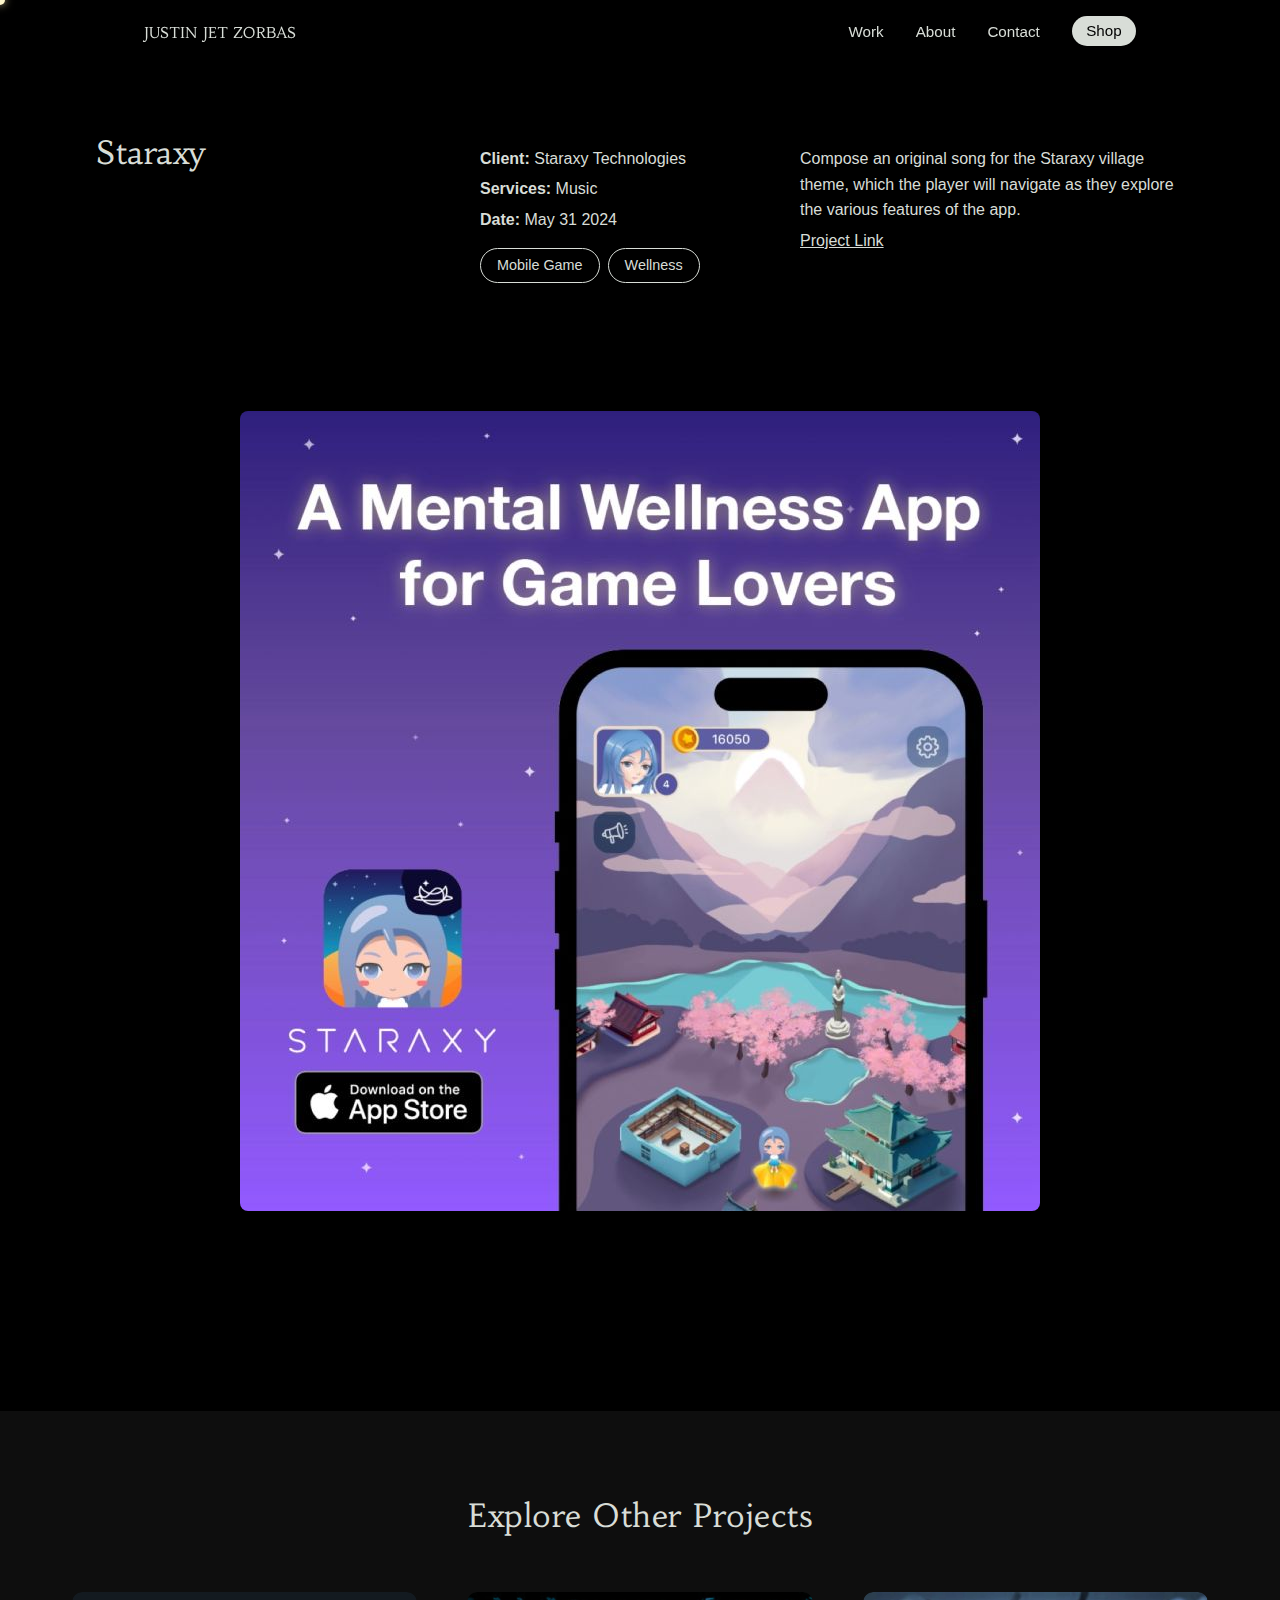
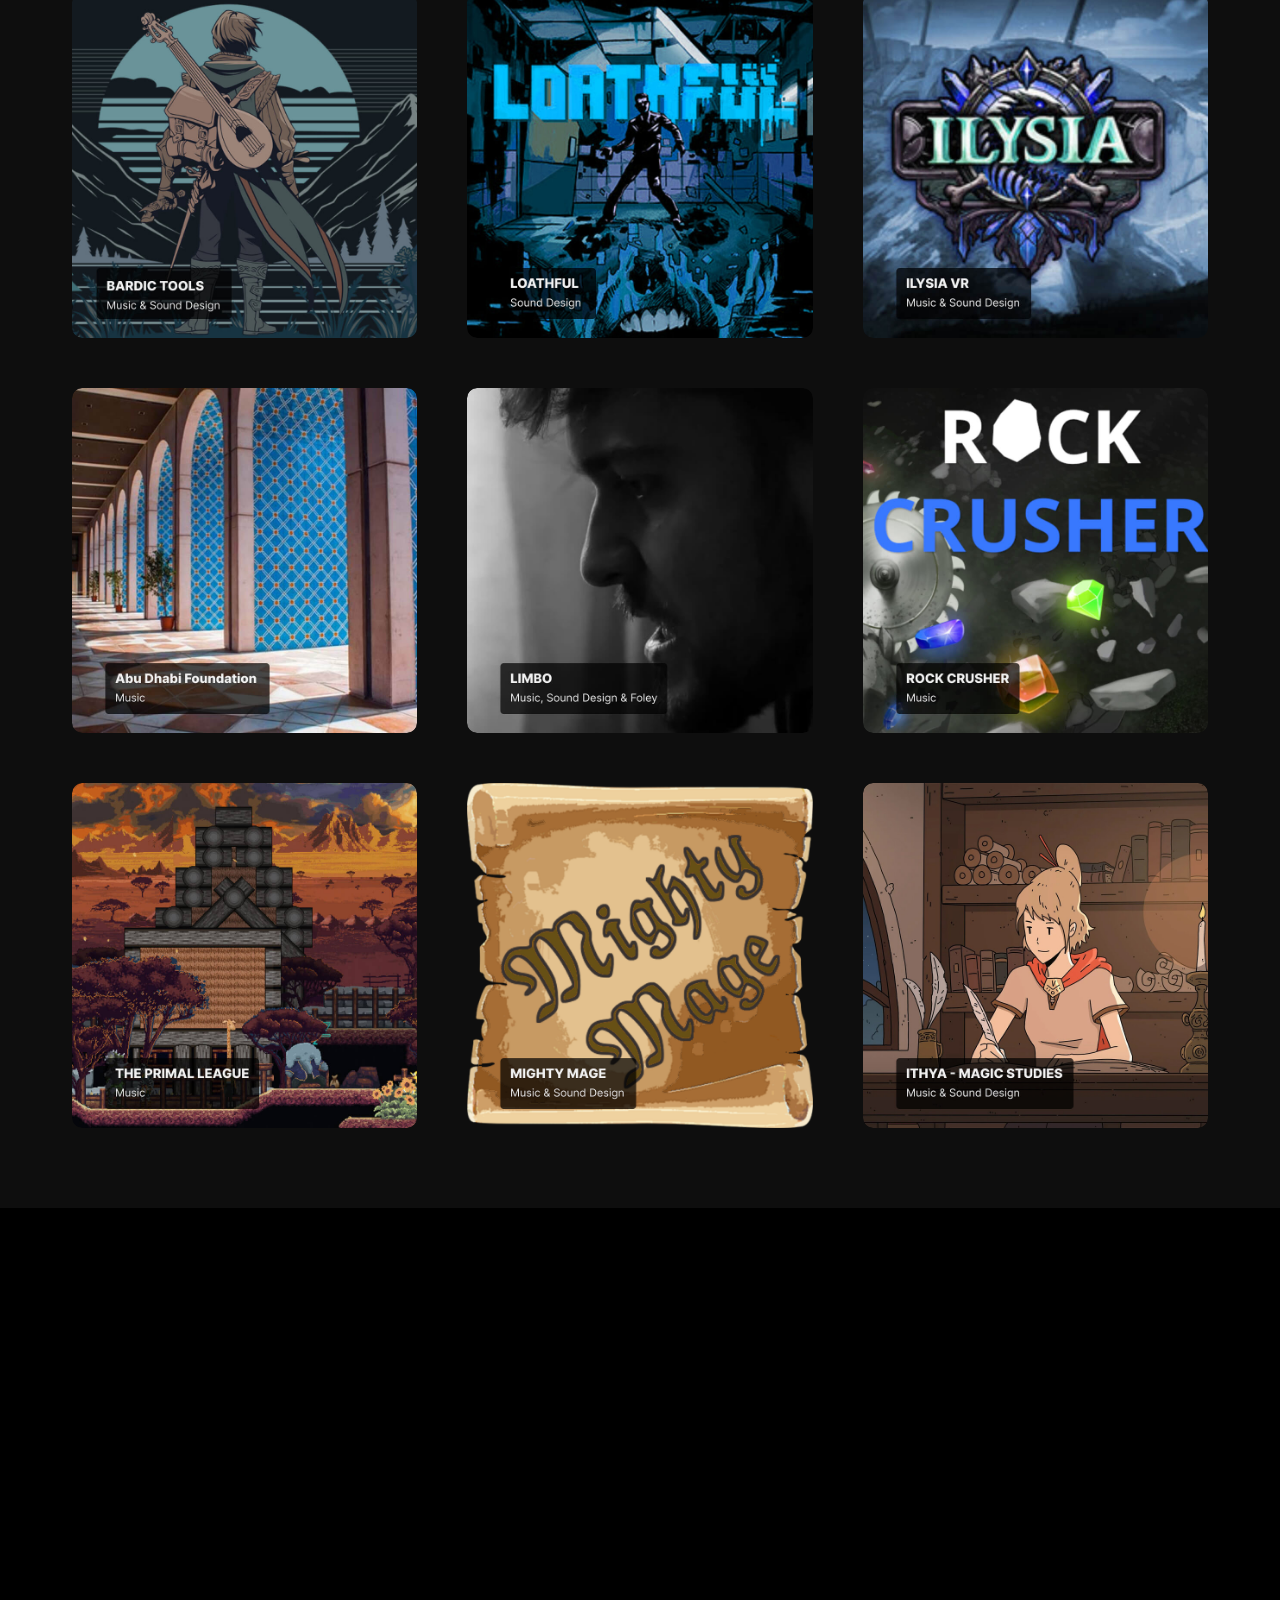
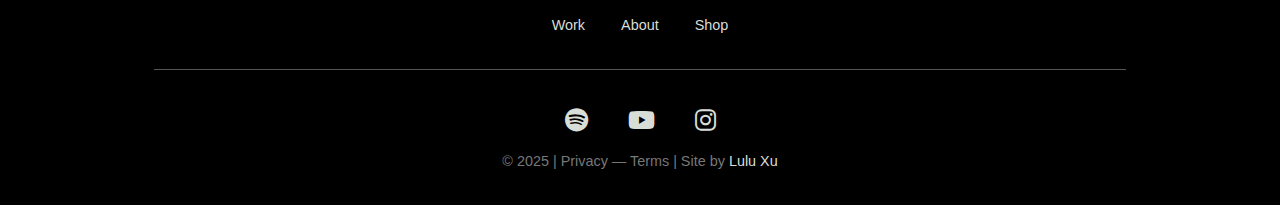
<file: project4.html>
<!DOCTYPE html>
<html lang="en">
<head>

  <!-- Google tag (gtag.js) -->
<script async src="https://www.googletagmanager.com/gtag/js?id=G-0LHWHWT95V"></script>
<script>
window.dataLayer = window.dataLayer || [];
function gtag(){dataLayer.push(arguments);}
gtag('js', new Date());

gtag('config', 'G-0LHWHWT95V');
</script>

  <meta charset="UTF-8" />
  <meta name="viewport" content="width=device-width, initial-scale=1.0" />
  <title>Project Staraxy | Justin Jet Zorbas</title>
  <link rel="stylesheet" href="css/styles.css">
  <link href="https://fonts.googleapis.com/css2?family=Habibi&display=swap" rel="stylesheet">
  <link href="https://fonts.googleapis.com/css2?family=Grenze+Gotisch:wght@400;600;700&display=swap" rel="stylesheet">
    <!-- Font Awesome for social icons -->
    <link rel="stylesheet" href="https://cdnjs.cloudflare.com/ajax/libs/font-awesome/6.5.0/css/all.min.css">

  <script defer src="project.js"></script>
</head>

<body>

  <!-- Navbar -->
 <header class="navbar">
  <div class="left-group">
    <div class="logo"><a href="index.html">JUSTIN JET ZORBAS</a></div>
 

  </div>

   <nav>
    <ul>
      <li><a href="work.html">Work</a></li>
      <li><a href="about.html">About</a></li>
      <li><a href="contact.html">Contact</a></li>
      <li><a href="https://rpgaudiovault.com/" target="_blank" class="shop-btn">Shop</a></li>
    </ul>
  </nav>
</header>


<section class="project-overview reveal">
  <div class="container project-grid">

    <!-- Column 1: Project Title -->
    <div class="project-col project-title">
      <h2>Staraxy 
</h2>
    </div>

    <!-- Column 2: Project Details -->
    <div class="project-col project-details">
      <p><strong>Client:</strong> Staraxy Technologies

</p>
            <p><strong>Services:</strong> Music </p>

      <p><strong>Date:</strong> May 31 2024</p>

      <div class="tags">
        <span>Mobile Game</span>
        <span>Wellness</span>
      </div>
    </div>

    <!-- Column 3: Project Description -->
    <div class="project-col project-description">
      <p>Compose an original song for the Staraxy village theme, which the player will navigate as they explore the various features of the app. 

        </p>
        <p> 
         <a href="https://www.staraxy.com/" target="_blank" rel="noopener noreferrer" class="project-link">  Project Link</a> 
        </p>
        
    </div>

  </div>
</section>

<!-- Image Section (replacing YouTube video) -->
<section class="reveal">
  <div class="container">
    <div class="img-wrapper">
      <img src="images/staraxy.jpeg" alt="Project 1 Preview" class="responsive-image">
    </div>
  </div>
</section>
  

 <!-- More Projects Gallery -->
<section class="more-projects">
  <div class="container">
    <h3>Explore Other Projects</h3>
          <div class="projects-grid">
            <a href="project1.html" class="project-thumb">
        <img src="images/project1.jpg" alt="Project 4">
      </a>
          <a href="project2.html" class="project-thumb">
        <img src="images/project2.jpg" alt="Project 10">
      </a>
      <a href="project3.html" class="project-thumb">
        <img src="images/project3.jpg" alt="Project 8">
      </a>
      <a href="project5.html" class="project-thumb">
        <img src="images/project5.jpg" alt="Project 5">
      </a>
       <a href="project6.html" class="project-thumb">
        <img src="images/project6.jpg" alt="Project 6">
      </a>    
         <a href="project7.html" class="project-thumb">
        <img src="images/project7.jpg" alt="Project 7">
      </a>
          <a href="project8.html" class="project-thumb">
        <img src="images/project8.jpg" alt="Project 3">
      </a> 
      <a href="project9.html" class="project-thumb">
        <img src="images/project9.png" alt="Project 9">
      </a>
      <a href="project10.html" class="project-thumb">
        <img src="images/project10.jpg" alt="Project 9">
      </a>
    </div>
  </div>
</section>


 <!-- CTA -->
  <section class="cta reveal parallax" id="contact">
    <h2>Got a project in mind?</h2>
    <p>Get in touch to see how we can collaborate on your project</p>
    <a href="contact.html" class="btn primary">Contact Me</a>
  </section>


  <!-- Footer -->
 <footer>
    <nav class="footer-nav">
      <a href="work.html">Work</a>
      <a href="about.html">About</a>
      <a href="https://rpgaudiovault.com/" target="_blank">Shop</a>
    </nav>

      <hr class="footer-divider">

  <div class="social-icons">
           <a href="https://open.spotify.com/artist/10G9N5ABjyamTFBEAsquNs?si=3JpdAnOWSmanwhaV7ZREWQ" target="_blank" aria-label="LinkedIn">
          <i class="fa-brands fa-spotify"></i>
        </a>
        <a href="https://www.youtube.com/@JustinJetZorbas" target="_blank" aria-label="Behance">
          <i class="fa-brands fa-youtube"></i>
        </a>
     
        <a href="https://www.instagram.com/justinjetzorbas?utm_source=ig_web_button_share_sheet&igsh=ZDNlZDc0MzIxNw==" target="_blank" aria-label="Instagram">
          <i class="fa-brands fa-instagram"></i>
        </a>
      </div>

  <p>© 2025 | Privacy — Terms | Site by <a href="https://luluxu.net" target="_blank">Lulu Xu</a></p>
  </footer>


  <!-- Custom Cursor -->
<div class="custom-cursor"></div>



</body>

</html>
</file>
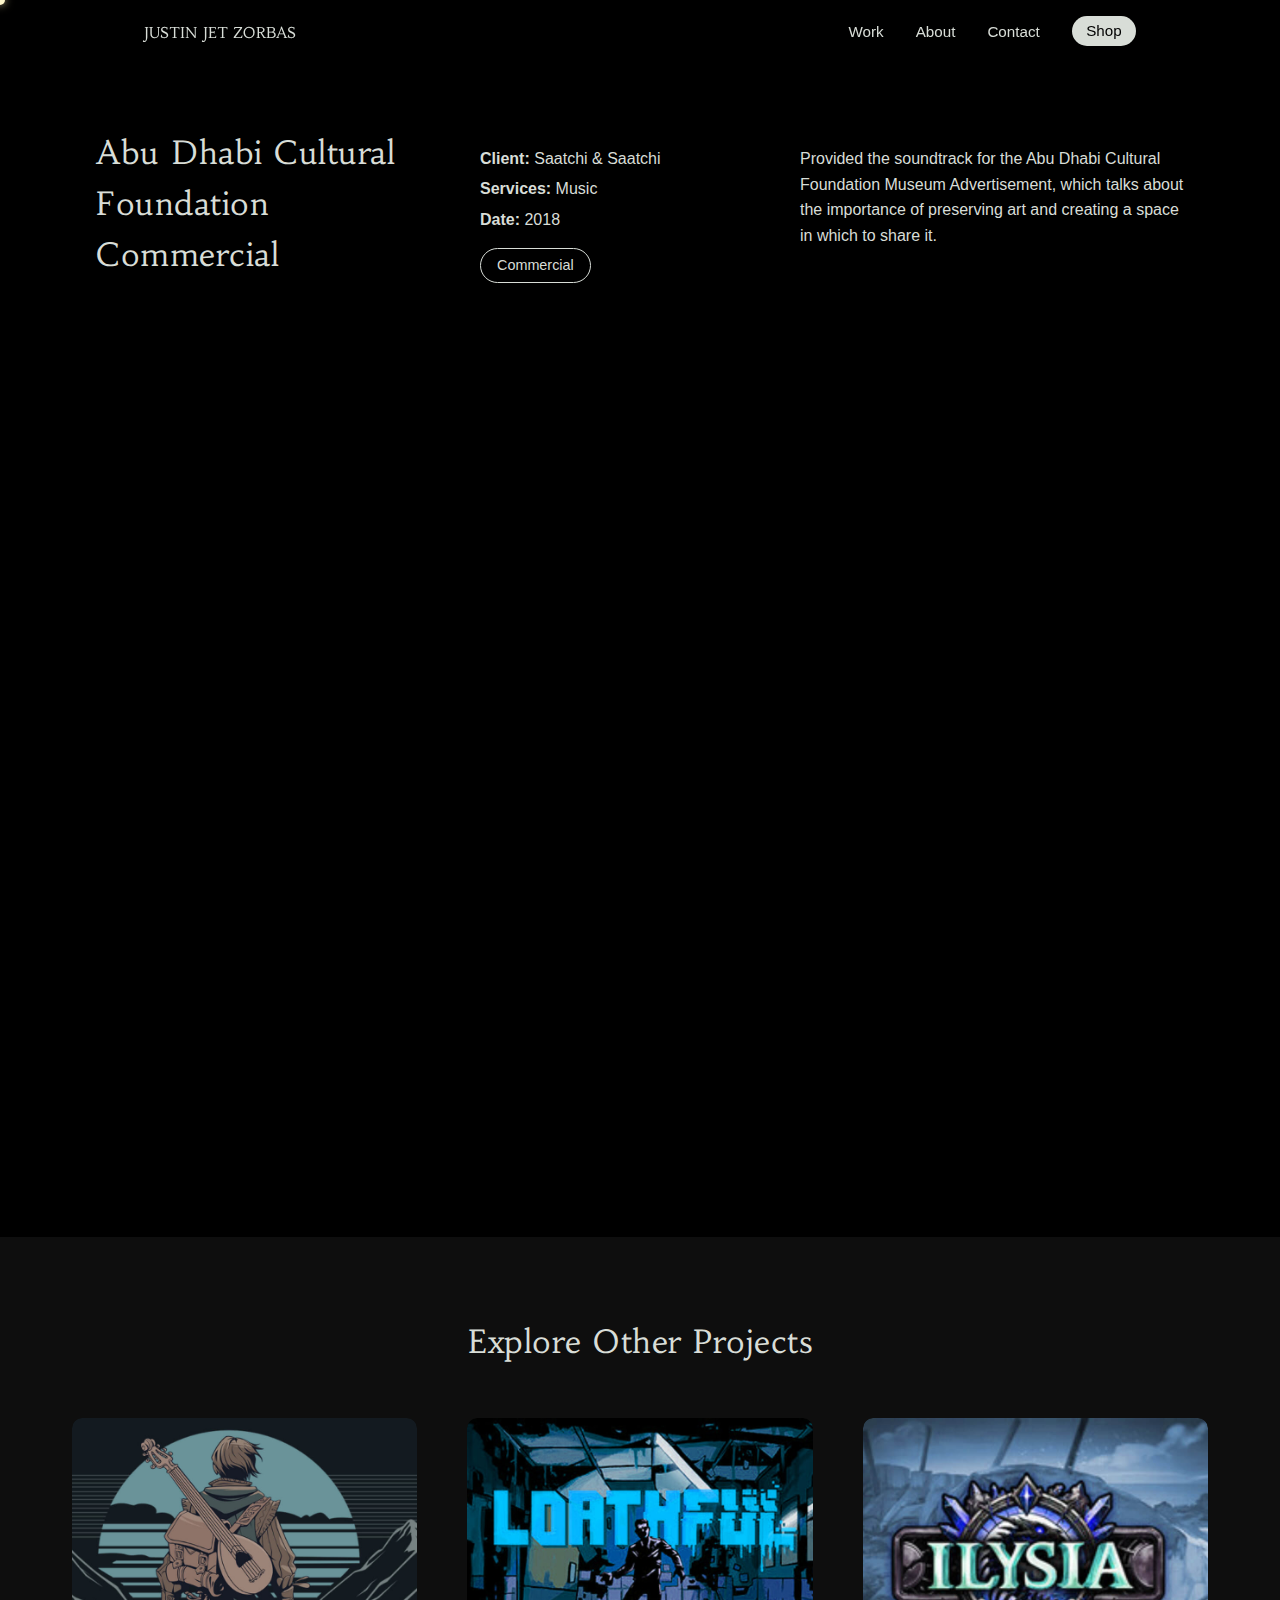
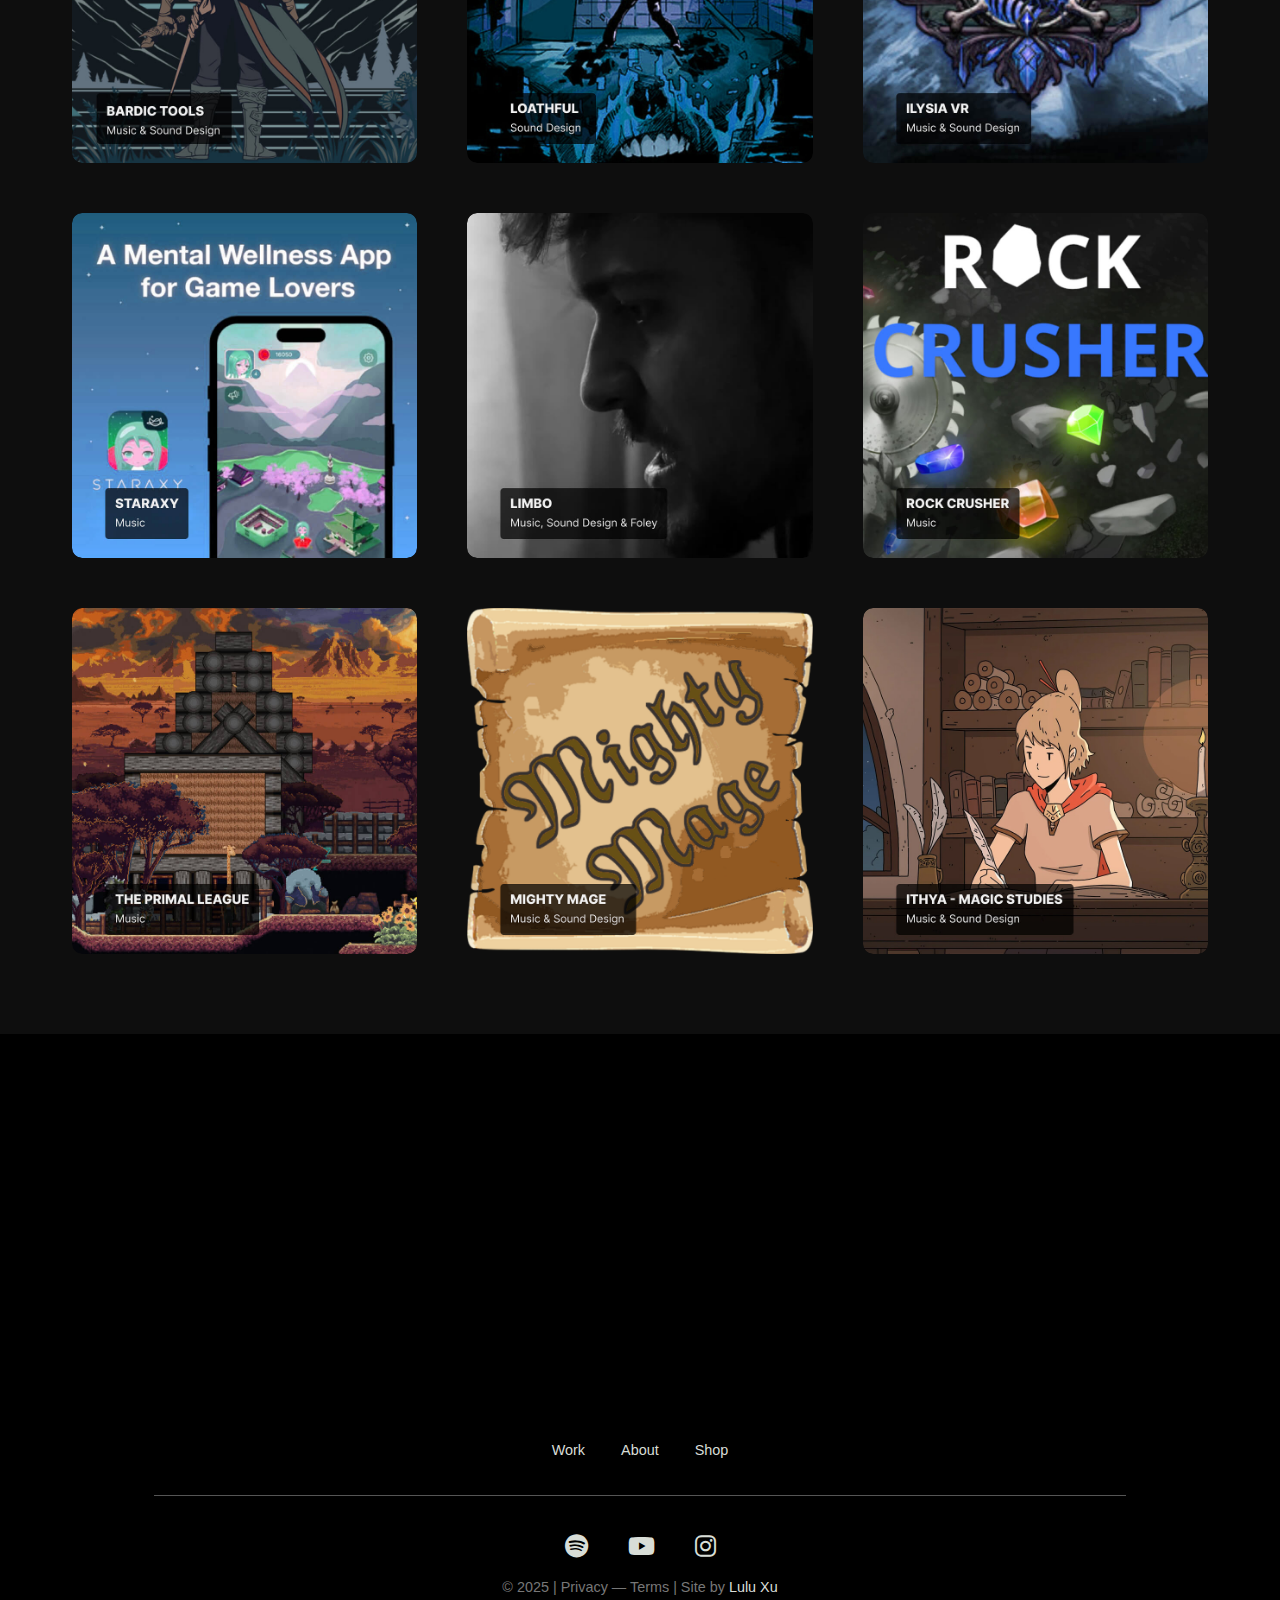
<file: project5.html>
<!DOCTYPE html>
<html lang="en">
<head>

  <!-- Google tag (gtag.js) -->
<script async src="https://www.googletagmanager.com/gtag/js?id=G-0LHWHWT95V"></script>
<script>
window.dataLayer = window.dataLayer || [];
function gtag(){dataLayer.push(arguments);}
gtag('js', new Date());

gtag('config', 'G-0LHWHWT95V');
</script>

  <meta charset="UTF-8" />
  <meta name="viewport" content="width=device-width, initial-scale=1.0" />
  <title>Project Abu Dhabi Cultural Foundation | Justin Jet Zorbas</title>
  <link rel="stylesheet" href="css/styles.css">
  <link href="https://fonts.googleapis.com/css2?family=Habibi&display=swap" rel="stylesheet">
  <link href="https://fonts.googleapis.com/css2?family=Grenze+Gotisch:wght@400;600;700&display=swap" rel="stylesheet">
    <!-- Font Awesome for social icons -->
    <link rel="stylesheet" href="https://cdnjs.cloudflare.com/ajax/libs/font-awesome/6.5.0/css/all.min.css">

  <script defer src="project.js"></script>
</head>

<body>

  <!-- Navbar -->
 <header class="navbar">
  <div class="left-group">
    <div class="logo"><a href="index.html">JUSTIN JET ZORBAS</a></div>
 

  </div>

   <nav>
    <ul>
      <li><a href="work.html">Work</a></li>
      <li><a href="about.html">About</a></li>
      <li><a href="contact.html">Contact</a></li>
      <li><a href="https://rpgaudiovault.com/" target="_blank" class="shop-btn">Shop</a></li>
    </ul>
  </nav>
</header>


<section class="project-overview reveal">
  <div class="container project-grid">

    <!-- Column 1: Project Title -->
    <div class="project-col project-title">
      <h2>Abu Dhabi Cultural Foundation Commercial 
</h2>
    </div>

    <!-- Column 2: Project Details -->
    <div class="project-col project-details">
      <p><strong>Client:</strong> Saatchi & Saatchi

</p>
            <p><strong>Services:</strong> Music  </p>

      <p><strong>Date:</strong> 2018</p>

      <div class="tags">
        <span>Commercial</span>
      </div>
    </div>

    <!-- Column 3: Project Description -->
    <div class="project-col project-description">
      <p>Provided the soundtrack for the Abu Dhabi Cultural Foundation Museum Advertisement, which talks about the importance of preserving art and creating a space in which to share it. 
</p>
        
        
    </div>

  </div>
</section>


  


<!-- Video Section -->
<section class="about-video reveal">
  <div class="container">
    <div class="video-wrapper">
      <iframe
        src="https://www.youtube.com/embed/MotMO9VMlWQ?si=lkhCH_Tec9cUo2rt"
        title="About Justin - Video"
         frameborder="0" 
        allowfullscreen>
      </iframe>
    </div>
  </div>
</section>


<!-- More Projects Gallery -->
<section class="more-projects">
  <div class="container">
    <h3>Explore Other Projects</h3>
    <div class="projects-grid">
            <a href="project1.html" class="project-thumb">
        <img src="images/project1.jpg" alt="Project 4">
      </a>
          <a href="project2.html" class="project-thumb">
        <img src="images/project2.jpg" alt="Project 10">
      </a>
      <a href="project3.html" class="project-thumb">
        <img src="images/project3.jpg" alt="Project 8">
      </a>
      <a href="project4.html" class="project-thumb">
        <img src="images/project4.jpg" alt="Project 5">
      </a>
       <a href="project6.html" class="project-thumb">
        <img src="images/project6.jpg" alt="Project 6">
      </a>    
         <a href="project7.html" class="project-thumb">
        <img src="images/project7.jpg" alt="Project 7">
      </a>
          <a href="project8.html" class="project-thumb">
        <img src="images/project8.jpg" alt="Project 3">
      </a> 
      <a href="project9.html" class="project-thumb">
        <img src="images/project9.png" alt="Project 9">
      </a>
      <a href="project10.html" class="project-thumb">
        <img src="images/project10.jpg" alt="Project 9">
      </a>
    </div>
  </div>
</section>


 <!-- CTA -->
  <section class="cta reveal parallax" id="contact">
    <h2>Got a project in mind?</h2>
    <p>Get in touch to see how we can collaborate on your project</p>
    <a href="contact.html" class="btn primary">Contact Me</a>
  </section>


  <!-- Footer -->
   <footer>
    <nav class="footer-nav">
      <a href="work.html">Work</a>
      <a href="about.html">About</a>
      <a href="https://rpgaudiovault.com/" target="_blank">Shop</a>
    </nav>

      <hr class="footer-divider">

  <div class="social-icons">
           <a href="https://open.spotify.com/artist/10G9N5ABjyamTFBEAsquNs?si=3JpdAnOWSmanwhaV7ZREWQ" target="_blank" aria-label="LinkedIn">
          <i class="fa-brands fa-spotify"></i>
        </a>
        <a href="https://www.youtube.com/@JustinJetZorbas" target="_blank" aria-label="Behance">
          <i class="fa-brands fa-youtube"></i>
        </a>
     
        <a href="https://www.instagram.com/justinjetzorbas?utm_source=ig_web_button_share_sheet&igsh=ZDNlZDc0MzIxNw==" target="_blank" aria-label="Instagram">
          <i class="fa-brands fa-instagram"></i>
        </a>
      </div>

  <p>© 2025 | Privacy — Terms | Site by <a href="https://luluxu.net" target="_blank">Lulu Xu</a></p>
  </footer>


  <!-- Custom Cursor -->
<div class="custom-cursor"></div>


</body>

</html>
</file>
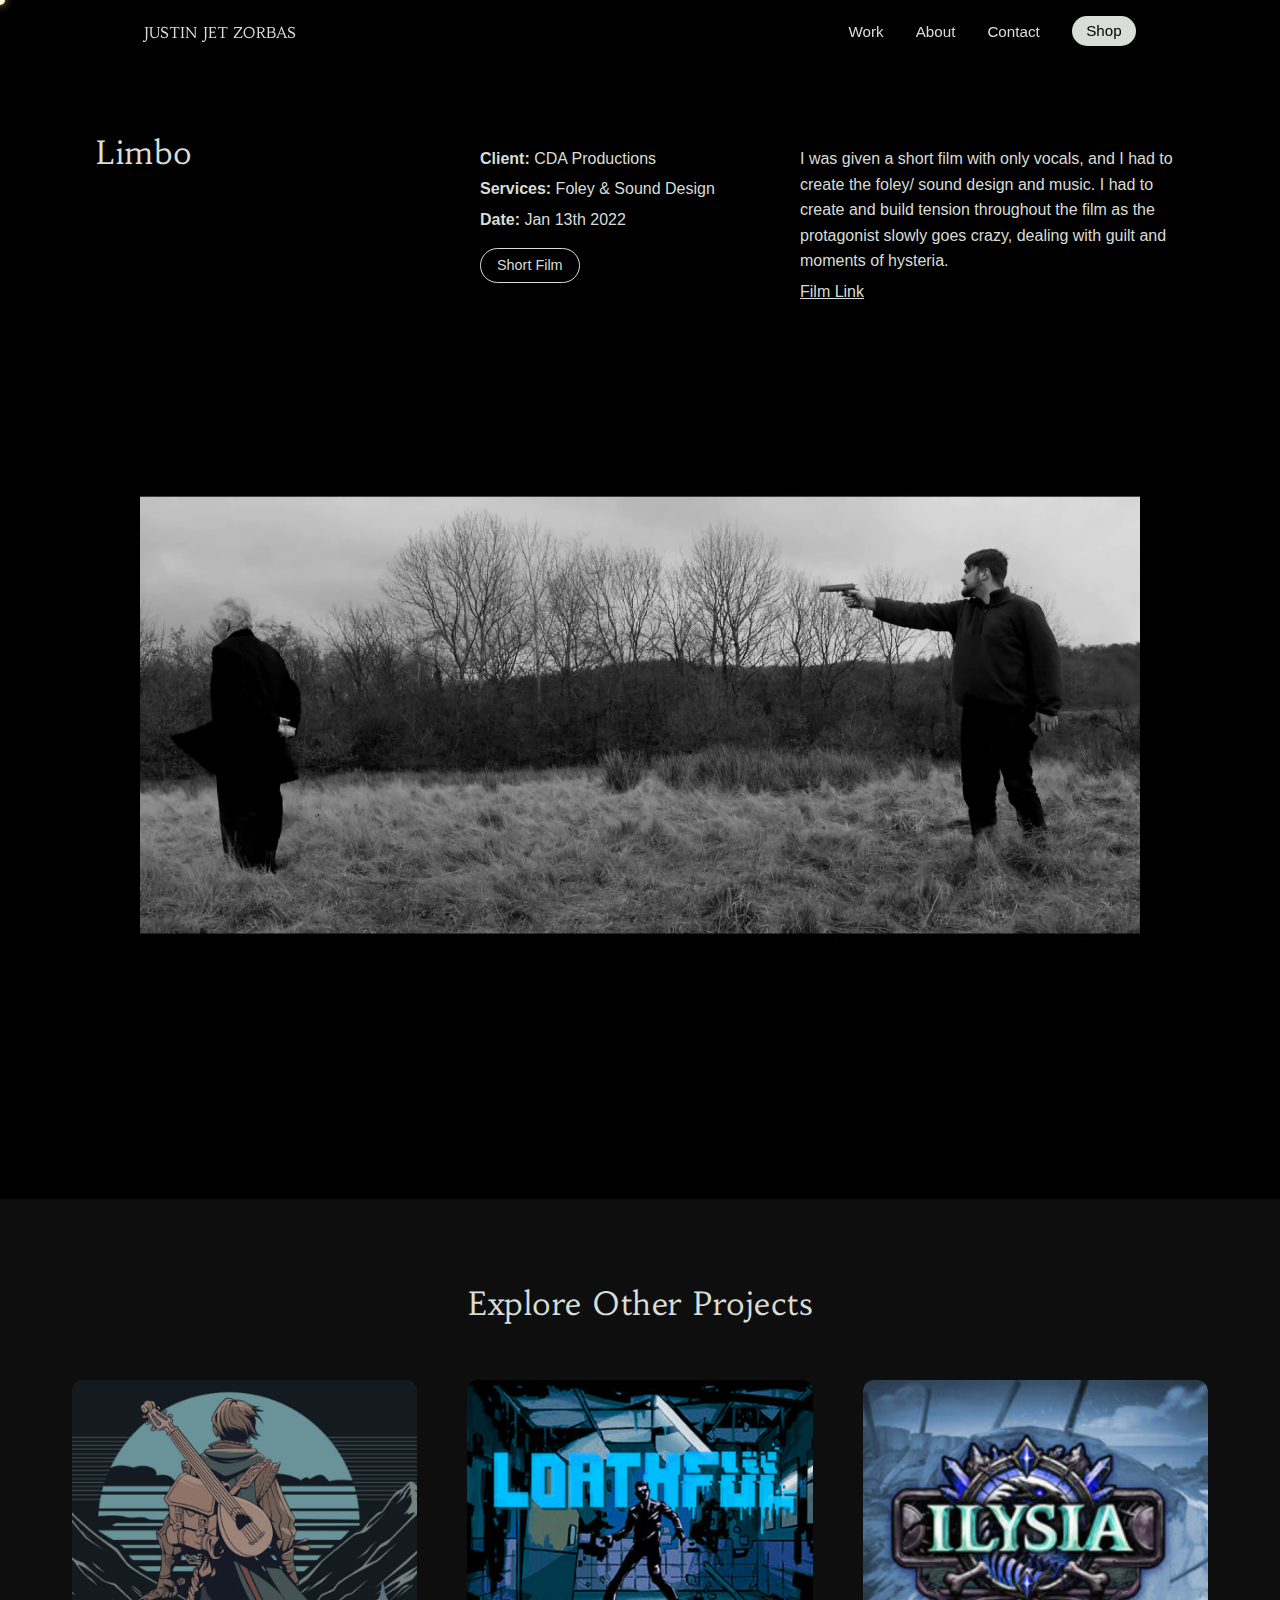
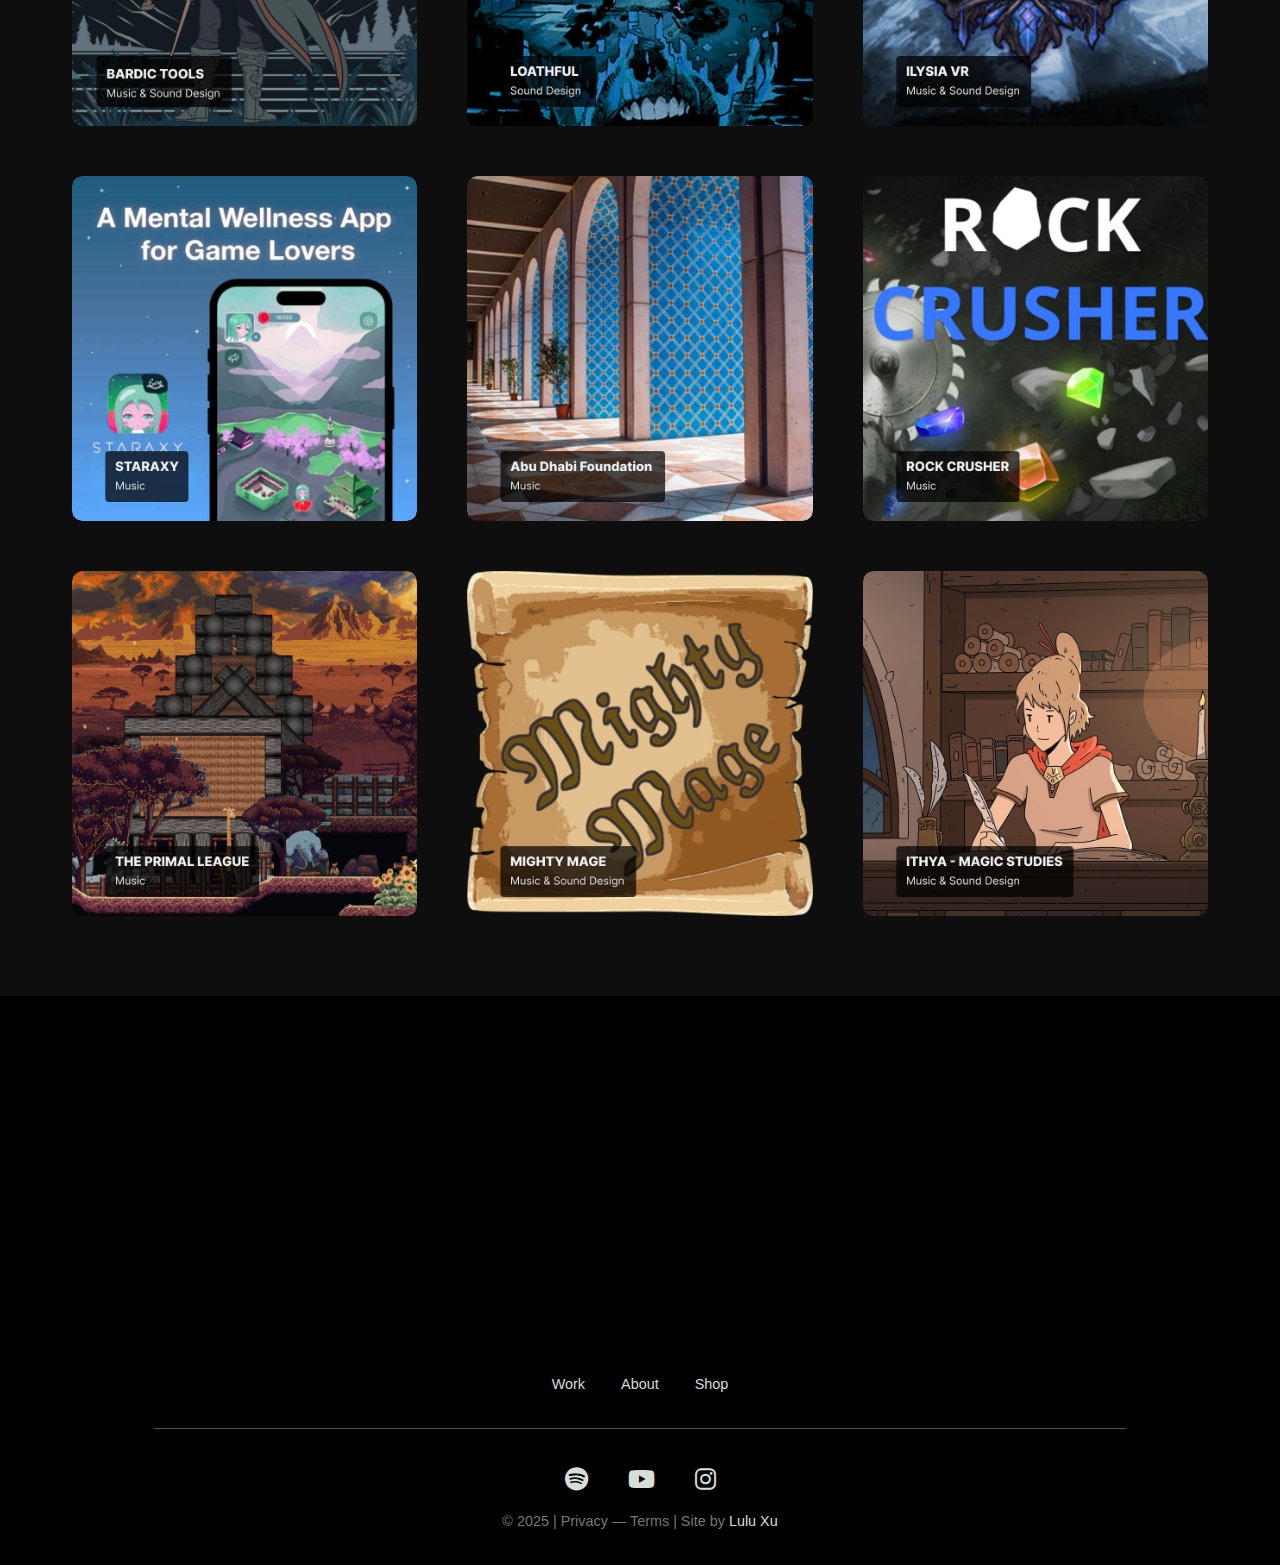
<file: project6.html>
<!DOCTYPE html>
<html lang="en">
<head>

  <!-- Google tag (gtag.js) -->
<script async src="https://www.googletagmanager.com/gtag/js?id=G-0LHWHWT95V"></script>
<script>
window.dataLayer = window.dataLayer || [];
function gtag(){dataLayer.push(arguments);}
gtag('js', new Date());

gtag('config', 'G-0LHWHWT95V');
</script>

  <meta charset="UTF-8" />
  <meta name="viewport" content="width=device-width, initial-scale=1.0" />
  <title>Project Limbo | Justin Jet Zorbas</title>
  <link rel="stylesheet" href="css/styles.css">
  <link href="https://fonts.googleapis.com/css2?family=Habibi&display=swap" rel="stylesheet">
  <link href="https://fonts.googleapis.com/css2?family=Grenze+Gotisch:wght@400;600;700&display=swap" rel="stylesheet">
    <!-- Font Awesome for social icons -->
    <link rel="stylesheet" href="https://cdnjs.cloudflare.com/ajax/libs/font-awesome/6.5.0/css/all.min.css">

  <script defer src="project.js"></script>
</head>

<body>

  <!-- Navbar -->
 <header class="navbar">
  <div class="left-group">
    <div class="logo"><a href="index.html">JUSTIN JET ZORBAS</a></div>
 

  </div>

 <nav>
    <ul>
      <li><a href="work.html">Work</a></li>
      <li><a href="about.html">About</a></li>
      <li><a href="contact.html">Contact</a></li>
      <li><a href="https://rpgaudiovault.com/" target="_blank" class="shop-btn">Shop</a></li>
    </ul>
  </nav>
</header>


<section class="project-overview reveal">
  <div class="container project-grid">

    <!-- Column 1: Project Title -->
    <div class="project-col project-title">
      <h2>Limbo
</h2>
    </div>

    <!-- Column 2: Project Details -->
    <div class="project-col project-details">
      <p><strong>Client:</strong> CDA Productions

</p>
            <p><strong>Services:</strong> Foley & Sound Design  </p>

      <p><strong>Date:</strong> Jan 13th 2022
</p>

      <div class="tags">
        <span>Short Film</span>
      </div>
    </div>

    <!-- Column 3: Project Description -->
    <div class="project-col project-description">
      <p>I was given a short film with only vocals, and I had to create the foley/ sound design and music. I had to create and build tension throughout the film as the protagonist slowly goes crazy, dealing with guilt and moments of hysteria.

        </p>
         <p> 
         <a href="https://youtu.be/_XdXctfwnac?si=4UvBeKhWoPOhc5CB" target="_blank" rel="noopener noreferrer" class="project-link">  Film Link</a> 
        </p>
        
    </div>

  </div>
</section>


<!-- Image Section (replacing YouTube video) -->
<section class="reveal">
  <div class="container">
    <div class="img-wrapper">
      <img src="images/limbo.jpg" alt="Project 1 Preview" class="responsive-image">
    </div>
  </div>
</section>
  
<!-- More Projects Gallery -->
<section class="more-projects">
  <div class="container">
    <h3>Explore Other Projects</h3>
<div class="projects-grid">
            <a href="project1.html" class="project-thumb">
        <img src="images/project1.jpg" alt="Project 4">
      </a>
          <a href="project2.html" class="project-thumb">
        <img src="images/project2.jpg" alt="Project 10">
      </a>
      <a href="project3.html" class="project-thumb">
        <img src="images/project3.jpg" alt="Project 8">
      </a>
      <a href="project4.html" class="project-thumb">
        <img src="images/project4.jpg" alt="Project 5">
      </a>
       <a href="project5.html" class="project-thumb">
        <img src="images/project5.jpg" alt="Project 6">
      </a>    
         <a href="project7.html" class="project-thumb">
        <img src="images/project7.jpg" alt="Project 7">
      </a>
          <a href="project8.html" class="project-thumb">
        <img src="images/project8.jpg" alt="Project 3">
      </a> 
      <a href="project9.html" class="project-thumb">
        <img src="images/project9.png" alt="Project 9">
      </a>
      <a href="project10.html" class="project-thumb">
        <img src="images/project10.jpg" alt="Project 9">
      </a>
    </div>
  </div>
</section>


 <!-- CTA -->
  <section class="cta reveal parallax" id="contact">
    <h2>Got a project in mind?</h2>
    <p>Get in touch to see how we can collaborate on your project</p>
    <a href="contact.html"btn primary">Contact Me</a>
  </section>


  <!-- Footer -->
  <footer>
    <nav class="footer-nav">
      <a href="work.html">Work</a>
      <a href="about.html">About</a>
      <a href="https://rpgaudiovault.com/" target="_blank">Shop</a>
    </nav>

      <hr class="footer-divider">


      <div class="social-icons">
           <a href="https://open.spotify.com/artist/10G9N5ABjyamTFBEAsquNs?si=3JpdAnOWSmanwhaV7ZREWQ" target="_blank" aria-label="LinkedIn">
          <i class="fa-brands fa-spotify"></i>
        </a>
        <a href="https://www.youtube.com/@JustinJetZorbas" target="_blank" aria-label="Behance">
          <i class="fa-brands fa-youtube"></i>
        </a>
     
        <a href="https://www.instagram.com/justinjetzorbas?utm_source=ig_web_button_share_sheet&igsh=ZDNlZDc0MzIxNw==" target="_blank" aria-label="Instagram">
          <i class="fa-brands fa-instagram"></i>
        </a>
      </div>

  <p>© 2025 | Privacy — Terms | Site by <a href="https://luluxu.net" target="_blank">Lulu Xu</a></p>
  </footer>

  <!-- Custom Cursor -->
<div class="custom-cursor"></div>



</body>

</html>
</file>
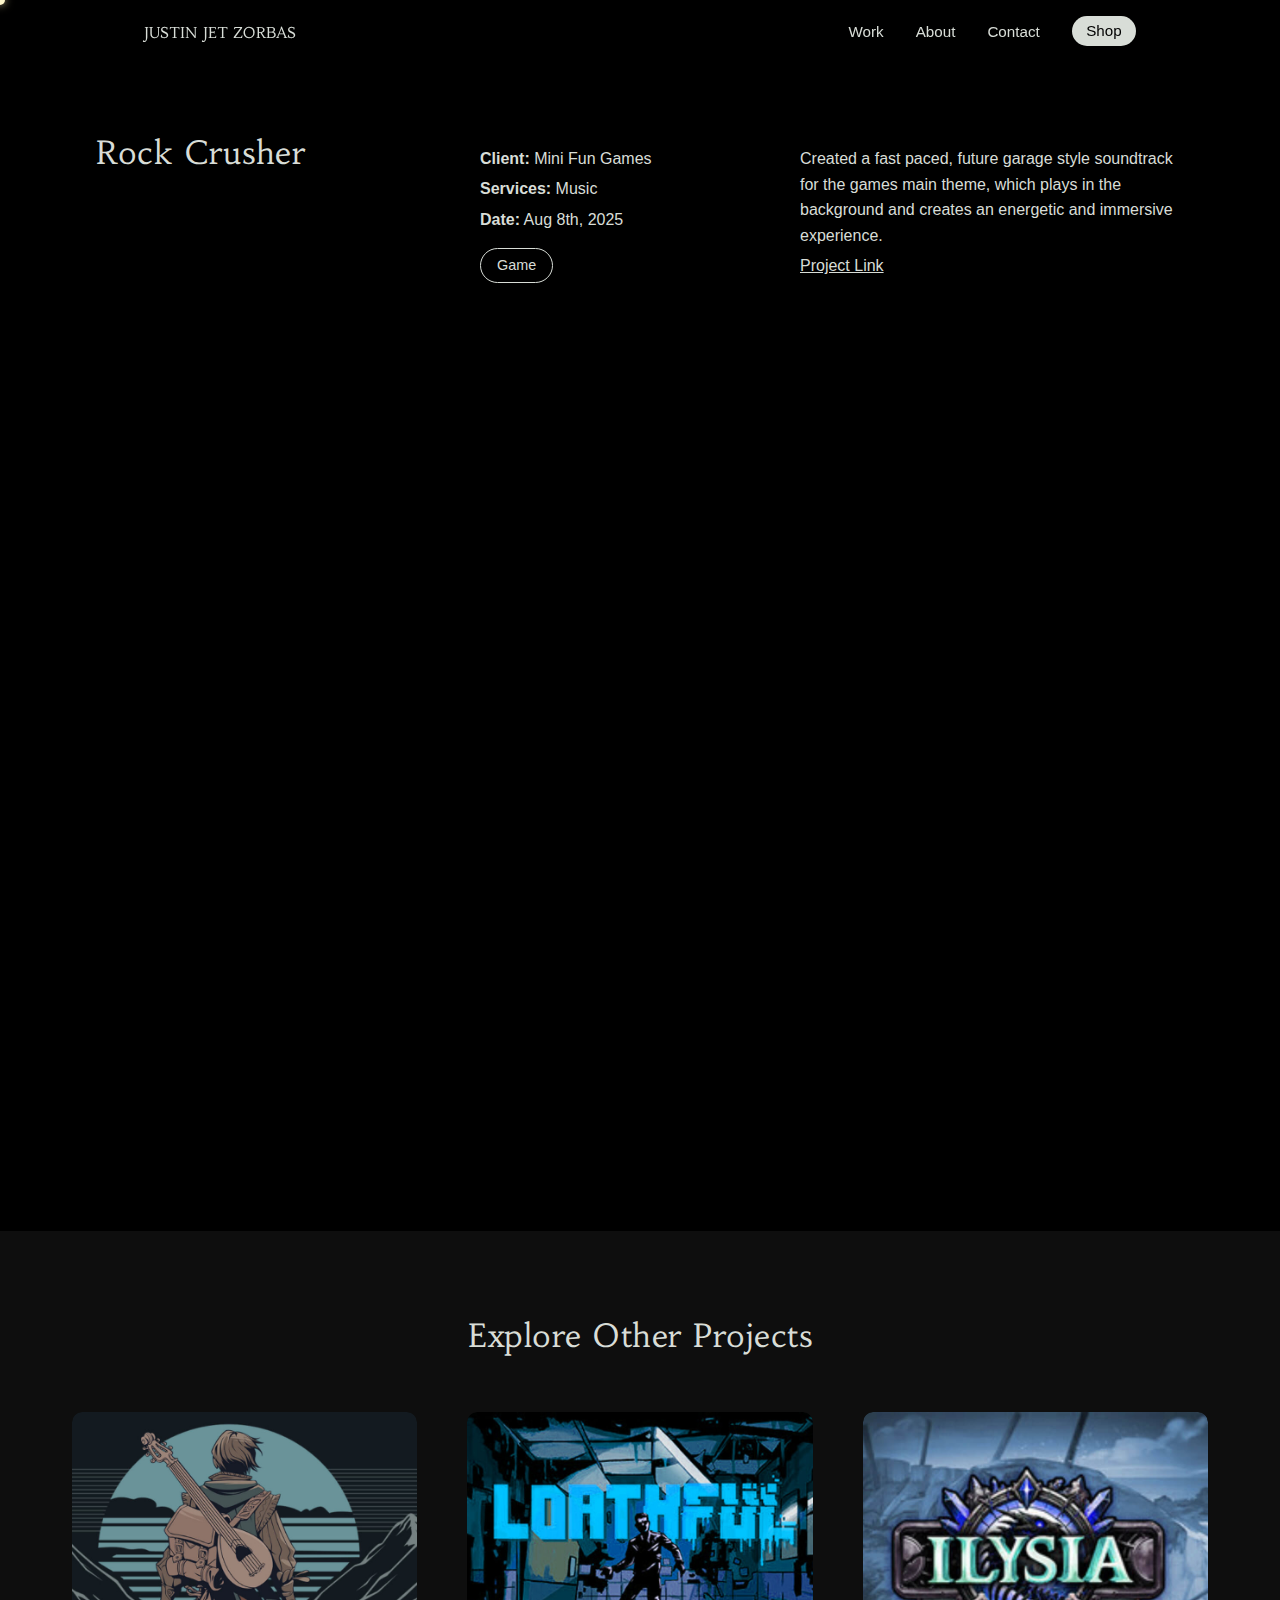
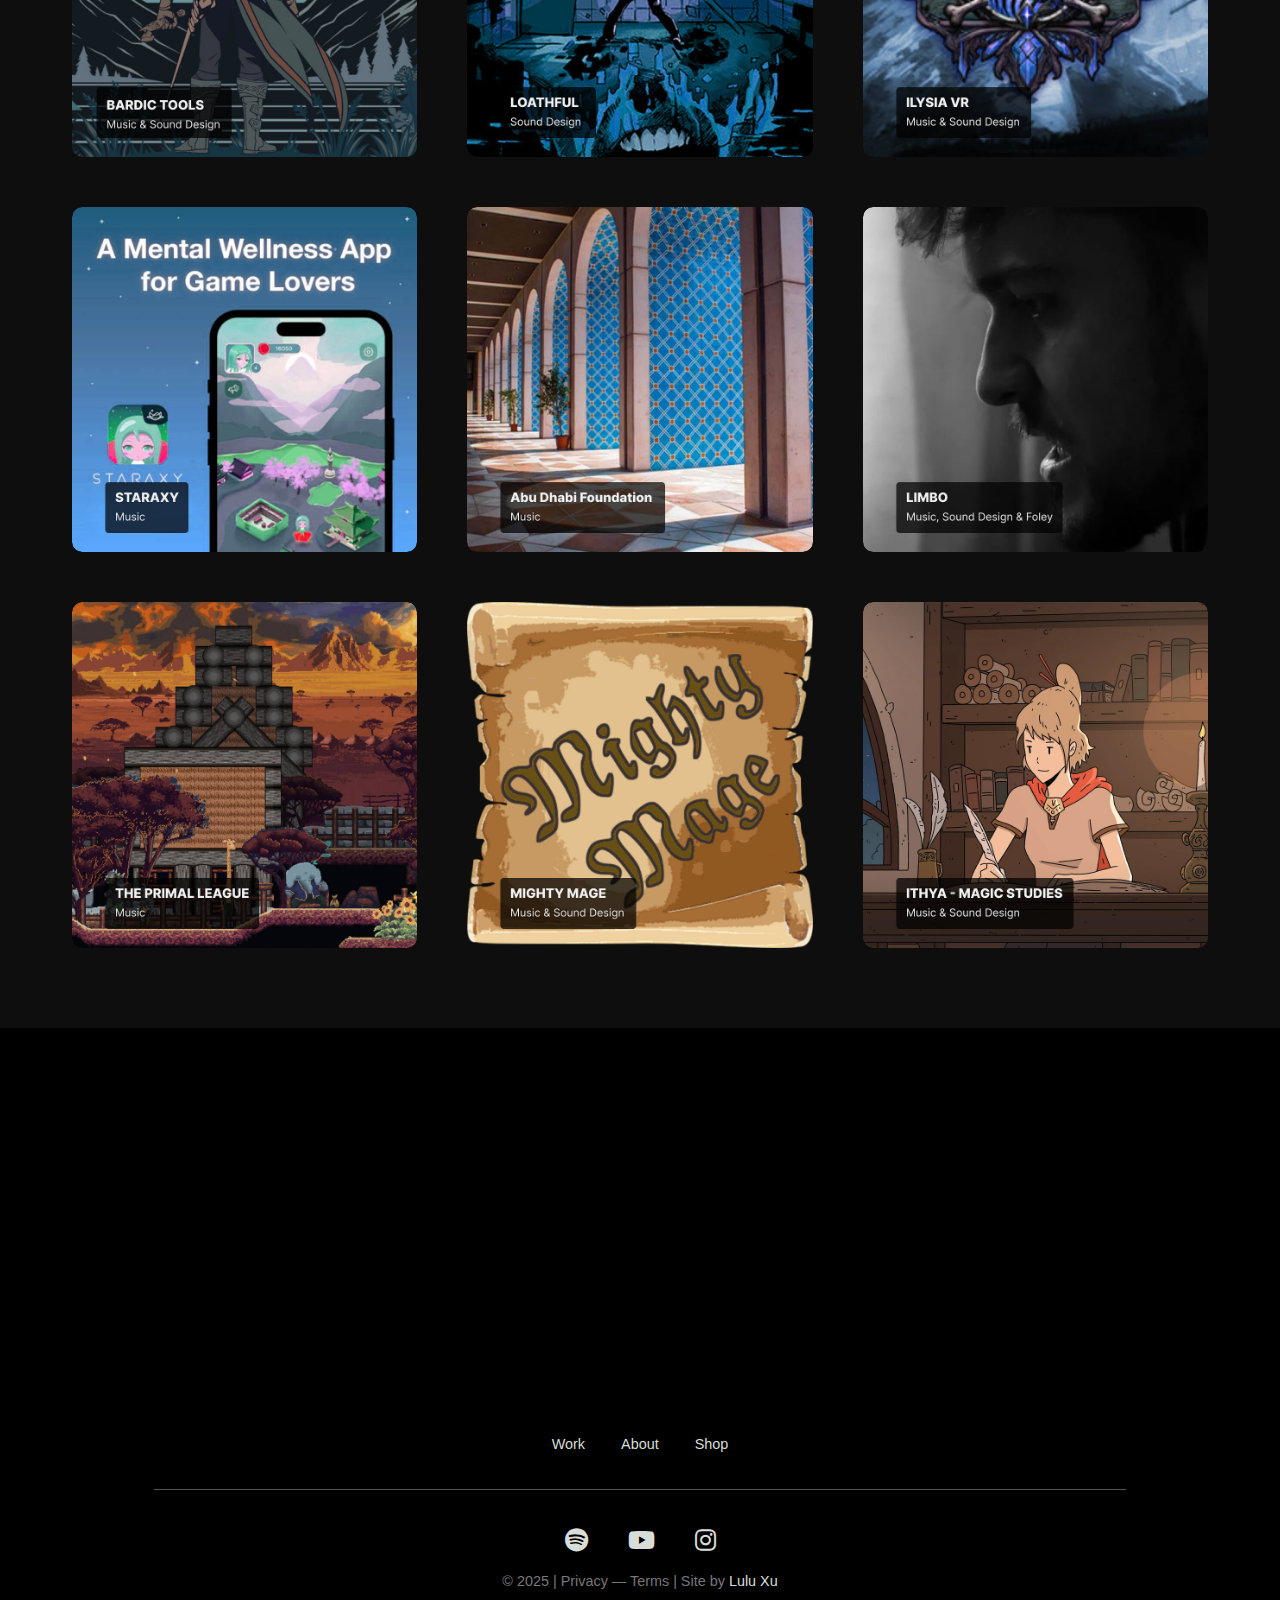
<file: project7.html>
<!DOCTYPE html>
<html lang="en">
<head>

  <!-- Google tag (gtag.js) -->
<script async src="https://www.googletagmanager.com/gtag/js?id=G-0LHWHWT95V"></script>
<script>
window.dataLayer = window.dataLayer || [];
function gtag(){dataLayer.push(arguments);}
gtag('js', new Date());

gtag('config', 'G-0LHWHWT95V');
</script>

  <meta charset="UTF-8" />
  <meta name="viewport" content="width=device-width, initial-scale=1.0" />
  <title>Project Rock Crusher | Justin Jet Zorbas</title>
  <link rel="stylesheet" href="css/styles.css">
  <link href="https://fonts.googleapis.com/css2?family=Habibi&display=swap" rel="stylesheet">
  <link href="https://fonts.googleapis.com/css2?family=Grenze+Gotisch:wght@400;600;700&display=swap" rel="stylesheet">
    <!-- Font Awesome for social icons -->
    <link rel="stylesheet" href="https://cdnjs.cloudflare.com/ajax/libs/font-awesome/6.5.0/css/all.min.css">

  <script defer src="project.js"></script>
</head>

<body>

  <!-- Navbar -->
 <header class="navbar">
  <div class="left-group">
    <div class="logo"><a href="index.html">JUSTIN JET ZORBAS</a></div>
 

  </div>

   <nav>
    <ul>
      <li><a href="work.html">Work</a></li>
      <li><a href="about.html">About</a></li>
      <li><a href="contact.html">Contact</a></li>
      <li><a href="https://rpgaudiovault.com/" target="_blank" class="shop-btn">Shop</a></li>
    </ul>
  </nav>
</header>


<section class="project-overview reveal">
  <div class="container project-grid">

    <!-- Column 1: Project Title -->
    <div class="project-col project-title">
      <h2>Rock Crusher

</h2>
    </div>

    <!-- Column 2: Project Details -->
    <div class="project-col project-details">
      <p><strong>Client:</strong> Mini Fun Games

</p>
            <p><strong>Services:</strong> Music  </p>

      <p><strong>Date:</strong> Aug 8th, 2025</p>

      <div class="tags">
        <span>Game</span>
      </div>
    </div>

    <!-- Column 3: Project Description -->
    <div class="project-col project-description">
      <p>Created a fast paced, future garage style soundtrack for the games main theme, which plays in the background and creates an energetic and immersive experience. 

</p>
         <p> 
         <a href="https://store.steampowered.com/app/3456800/Rock_Crusher/" target="_blank" rel="noopener noreferrer" class="project-link">  Project Link</a> 
        </p>
        
    </div>

  </div>
</section>



  


<!-- Video Section -->
<section class="about-video reveal">
  <div class="container">
    <div class="video-wrapper">
      <iframe
        src="https://www.youtube.com/embed/B1OFi7IeUpA?si=kDY_rGdYypVCsmc-"
        title="About Justin - Video"
         frameborder="0" 
        allowfullscreen>
      </iframe>
    </div>
  </div>
</section>


<!-- More Projects Gallery -->
<section class="more-projects">
  <div class="container">
    <h3>Explore Other Projects</h3>
 <div class="projects-grid">
            <a href="project1.html" class="project-thumb">
        <img src="images/project1.jpg" alt="Project 4">
      </a>
          <a href="project2.html" class="project-thumb">
        <img src="images/project2.jpg" alt="Project 10">
      </a>
      <a href="project3.html" class="project-thumb">
        <img src="images/project3.jpg" alt="Project 8">
      </a>
      <a href="project4.html" class="project-thumb">
        <img src="images/project4.jpg" alt="Project 5">
      </a>
       <a href="project5.html" class="project-thumb">
        <img src="images/project5.jpg" alt="Project 6">
      </a>    
         <a href="project6.html" class="project-thumb">
        <img src="images/project6.jpg" alt="Project 7">
      </a>
          <a href="project8.html" class="project-thumb">
        <img src="images/project8.jpg" alt="Project 3">
      </a> 
      <a href="project9.html" class="project-thumb">
        <img src="images/project9.png" alt="Project 9">
      </a>
      <a href="project10.html" class="project-thumb">
        <img src="images/project10.jpg" alt="Project 9">
      </a>
    </div>
  </div>
</section>



 <!-- CTA -->
  <section class="cta reveal parallax" id="contact">
    <h2>Got a project in mind?</h2>
    <p>Get in touch to see how we can collaborate on your project</p>
    <a href="contact.html" class="btn primary">Contact Me</a>
  </section>


  <!-- Footer -->
  <footer>
    <nav class="footer-nav">
      <a href="work.html">Work</a>
      <a href="about.html">About</a>
      <a href="https://rpgaudiovault.com/" target="_blank">Shop</a>
    </nav>

      <hr class="footer-divider">

  <div class="social-icons">
           <a href="https://open.spotify.com/artist/10G9N5ABjyamTFBEAsquNs?si=3JpdAnOWSmanwhaV7ZREWQ" target="_blank" aria-label="LinkedIn">
          <i class="fa-brands fa-spotify"></i>
        </a>
        <a href="https://www.youtube.com/@JustinJetZorbas" target="_blank" aria-label="Behance">
          <i class="fa-brands fa-youtube"></i>
        </a>
     
        <a href="https://www.instagram.com/justinjetzorbas?utm_source=ig_web_button_share_sheet&igsh=ZDNlZDc0MzIxNw==" target="_blank" aria-label="Instagram">
          <i class="fa-brands fa-instagram"></i>
        </a>
      </div>

  <p>© 2025 | Privacy — Terms | Site by <a href="https://luluxu.net" target="_blank">Lulu Xu</a></p>
  </footer>

<!-- Custom Cursor -->
<div class="custom-cursor"></div>



</body>

</html>
</file>
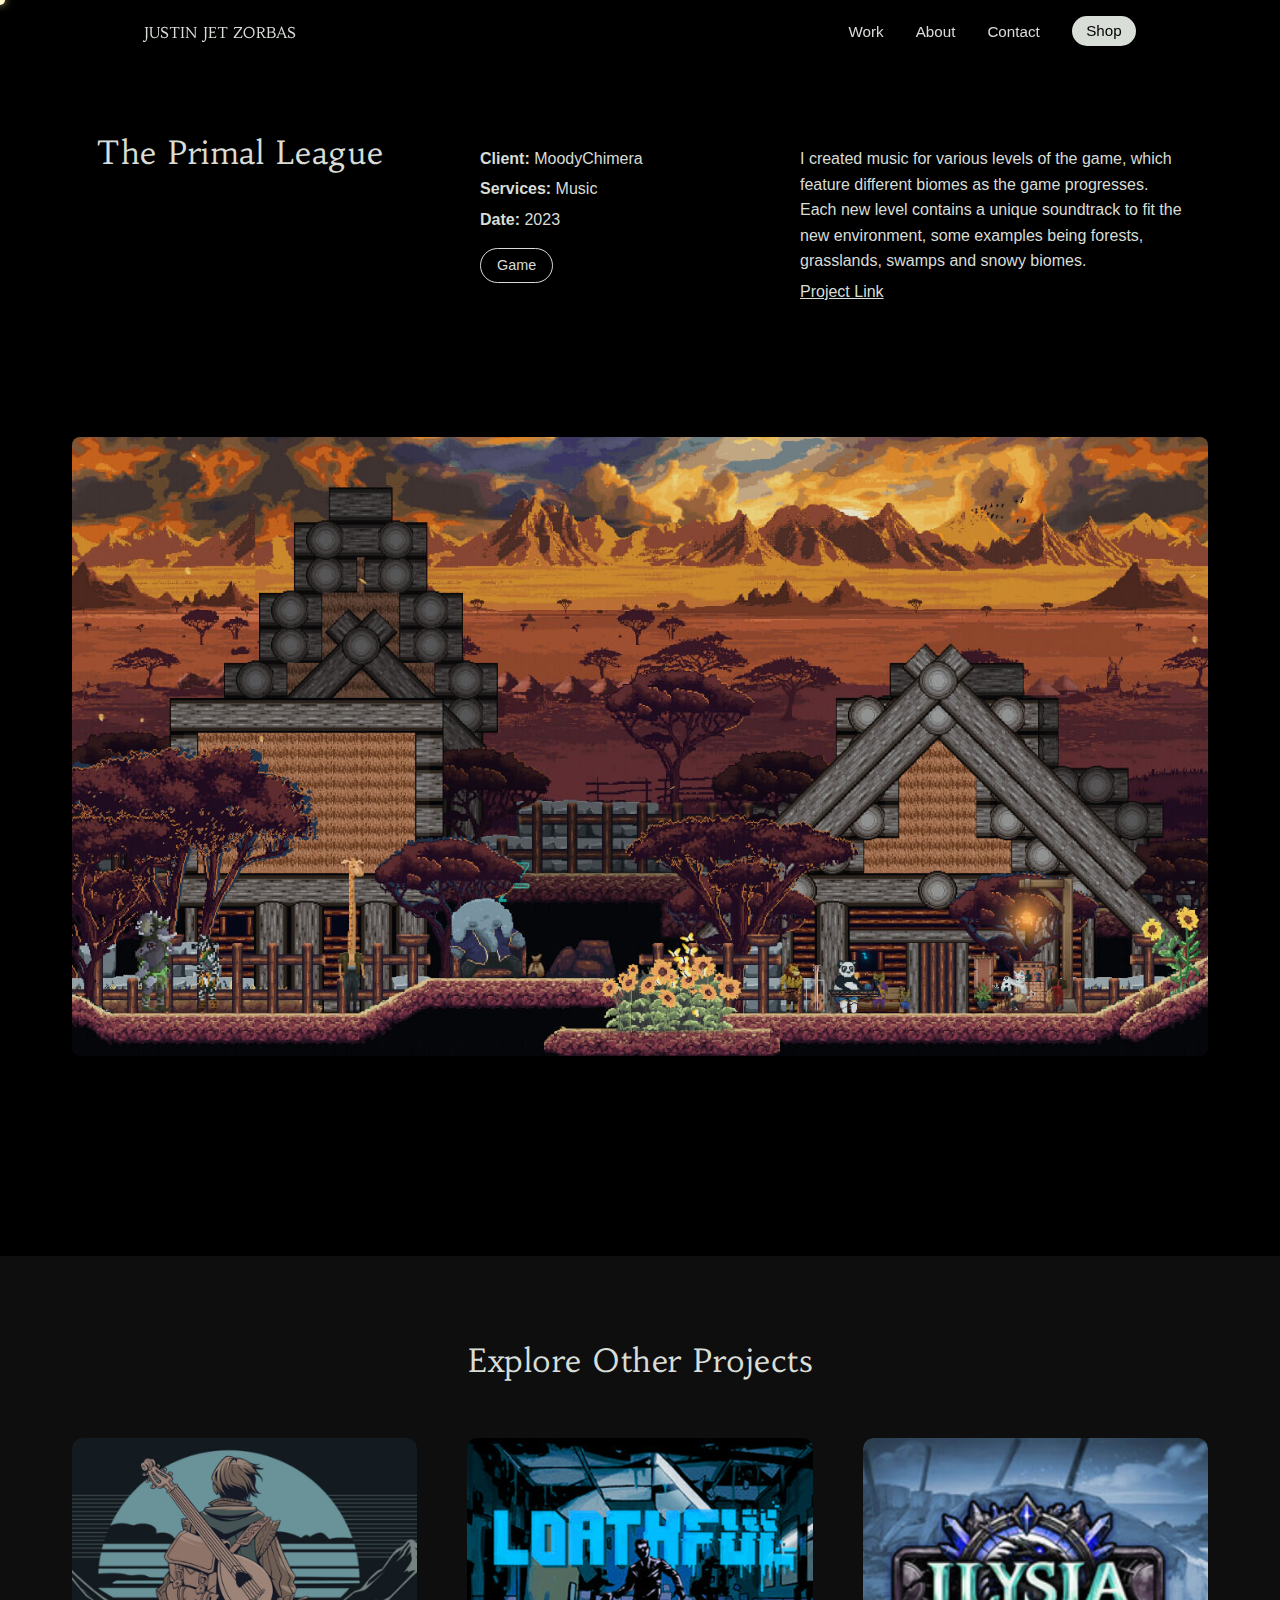
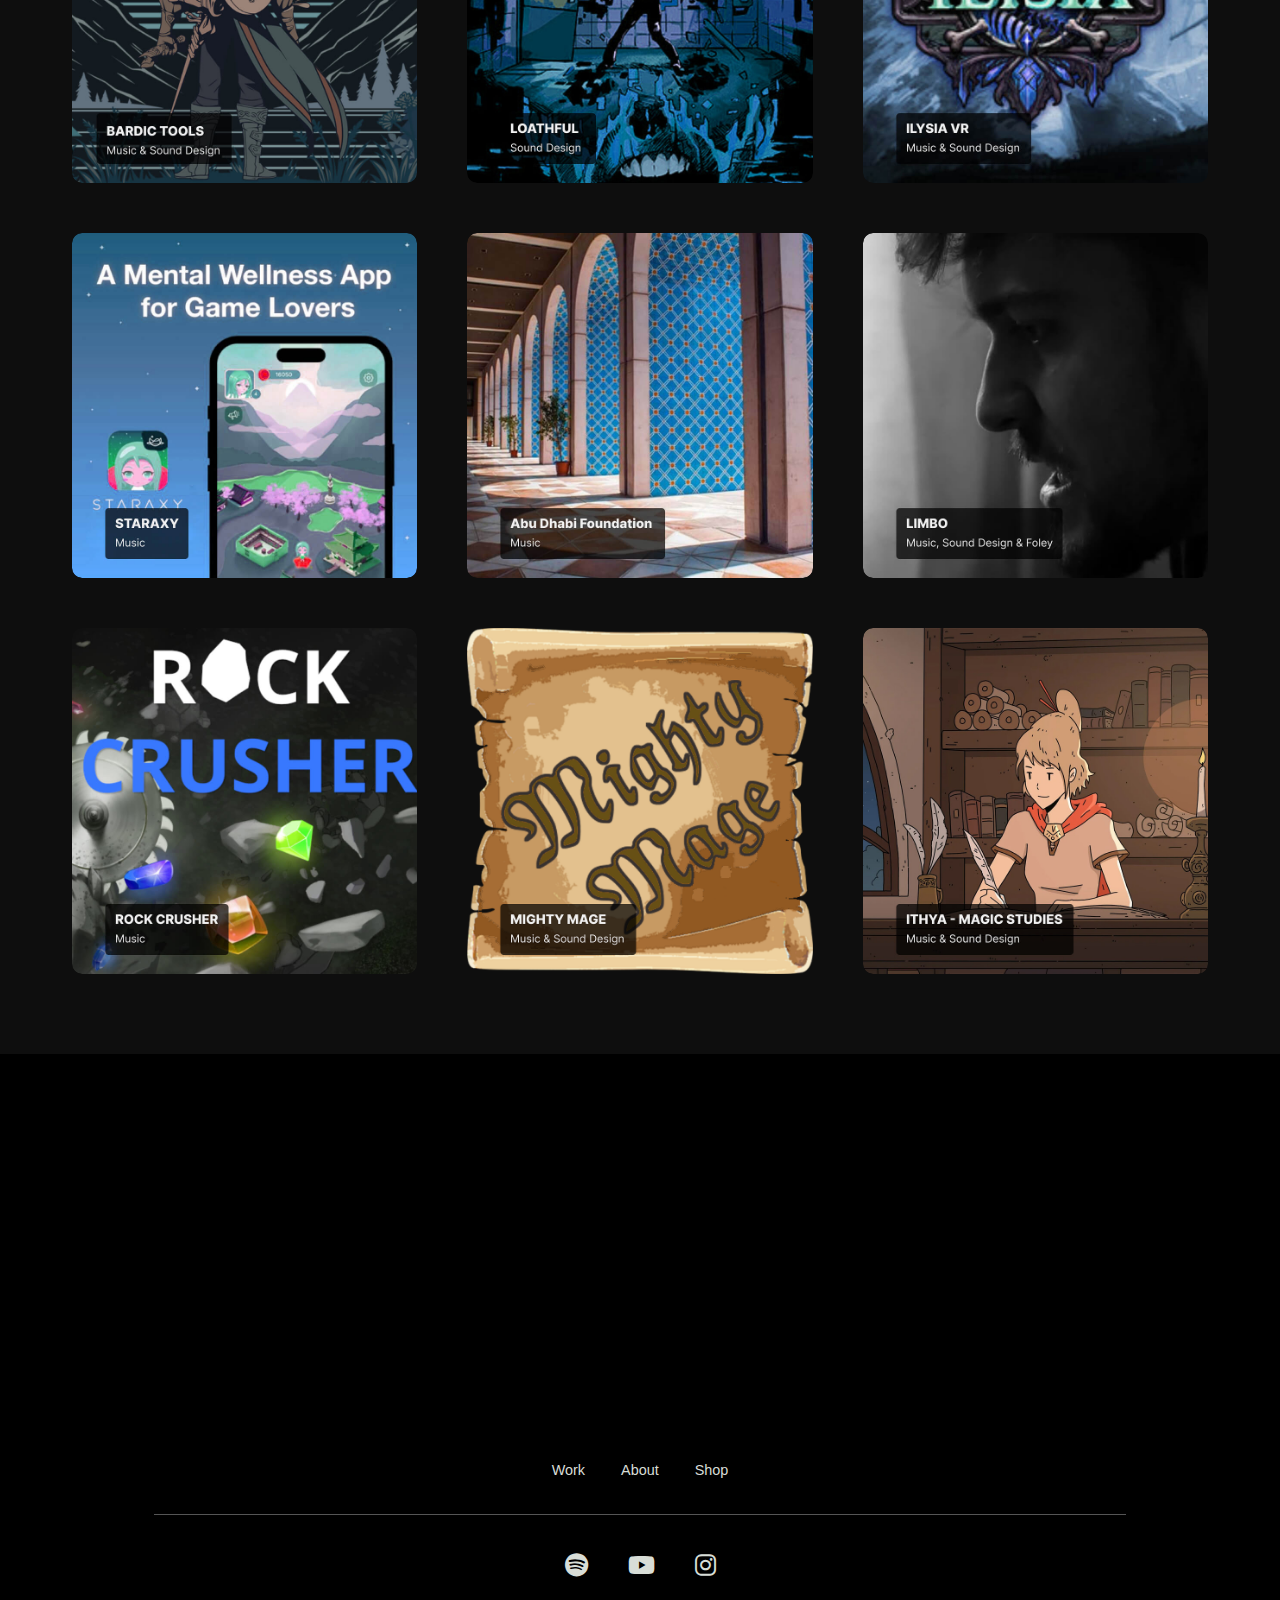
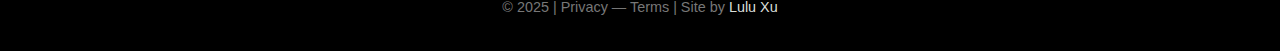
<file: project8.html>
<!DOCTYPE html>
<html lang="en">
<head>

  <!-- Google tag (gtag.js) -->
<script async src="https://www.googletagmanager.com/gtag/js?id=G-0LHWHWT95V"></script>
<script>
window.dataLayer = window.dataLayer || [];
function gtag(){dataLayer.push(arguments);}
gtag('js', new Date());

gtag('config', 'G-0LHWHWT95V');
</script>

  <meta charset="UTF-8" />
  <meta name="viewport" content="width=device-width, initial-scale=1.0" />
  <title>Project The Primal League | Justin Jet Zorbas</title>
  <link rel="stylesheet" href="css/styles.css">
  <link href="https://fonts.googleapis.com/css2?family=Habibi&display=swap" rel="stylesheet">
  <link href="https://fonts.googleapis.com/css2?family=Grenze+Gotisch:wght@400;600;700&display=swap" rel="stylesheet">
   <!-- Font Awesome for social icons -->
    <link rel="stylesheet" href="https://cdnjs.cloudflare.com/ajax/libs/font-awesome/6.5.0/css/all.min.css">

  <script defer src="project.js"></script>
</head>

<body>

  <!-- Navbar -->
 <header class="navbar">
  <div class="left-group">
    <div class="logo"><a href="index.html">JUSTIN JET ZORBAS</a></div>
 

  </div>

  <nav>
 <nav>
    <ul>
      <li><a href="work.html">Work</a></li>
      <li><a href="about.html">About</a></li>
      <li><a href="contact.html">Contact</a></li>
      <li><a href="https://rpgaudiovault.com/" target="_blank" class="shop-btn">Shop</a></li>
    </ul>
  </nav>
</header>


<section class="project-overview reveal">
  <div class="container project-grid">

    <!-- Column 1: Project Title -->
    <div class="project-col projectGame-title">
      <h2>The Primal League
</h2>
    </div>

    <!-- Column 2: Project Details -->
    <div class="project-col project-details">
      <p><strong>Client:</strong> MoodyChimera


</p>
            <p><strong>Services:</strong> Music  </p>

      <p><strong>Date:</strong> 2023</p>

      <div class="tags">
        <span>Game</span>
      </div>
    </div>

    <!-- Column 3: Project Description -->
    <div class="project-col project-description">
      <p>I created music for various levels of the game, which feature different biomes as the game progresses. Each new level contains a unique soundtrack to fit the new environment, some examples being forests, grasslands, swamps and snowy biomes. 
</p>
          <p> 
         <a href="https://store.steampowered.com/app/2768560/Primal_League/" target="_blank" rel="noopener noreferrer" class="project-link">  Project Link</a> 
        </p>
        
    </div>

  </div>
</section>


  <!-- Image Section (replacing YouTube video) -->
<section class="reveal">
  <div class="container">
    <div class="img-wrapper">
      <img src="images/primal-league.jpg" alt="Project 1 Preview" class="responsive-image">
    </div>
  </div>
</section>


<!-- More Projects Gallery -->
<section class="more-projects">
  <div class="container">
    <h3>Explore Other Projects</h3>
         <div class="projects-grid">
            <a href="project1.html" class="project-thumb">
        <img src="images/project1.jpg" alt="Project 4">
      </a>
          <a href="project2.html" class="project-thumb">
        <img src="images/project2.jpg" alt="Project 10">
      </a>
      <a href="project3.html" class="project-thumb">
        <img src="images/project3.jpg" alt="Project 8">
      </a>
      <a href="project4.html" class="project-thumb">
        <img src="images/project4.jpg" alt="Project 5">
      </a>
       <a href="project5.html" class="project-thumb">
        <img src="images/project5.jpg" alt="Project 6">
      </a>    
         <a href="project6.html" class="project-thumb">
        <img src="images/project6.jpg" alt="Project 7">
      </a>
          <a href="project7.html" class="project-thumb">
        <img src="images/project7.jpg" alt="Project 3">
      </a> 
      <a href="project9.html" class="project-thumb">
        <img src="images/project9.png" alt="Project 9">
      </a>
      <a href="project10.html" class="project-thumb">
        <img src="images/project10.jpg" alt="Project 9">
      </a>
    </div>
  </div>
</section>


 <!-- CTA -->
  <section class="cta reveal parallax" id="contact">
    <h2>Got a project in mind?</h2>
    <p>Get in touch to see how we can collaborate on your project</p>
    <a href="contact.html" class="btn primary">Contact Me</a>
  </section>


  <!-- Footer -->
    <footer>
    <nav class="footer-nav">
      <a href="work.html">Work</a>
      <a href="about.html">About</a>
      <a href="https://rpgaudiovault.com/" target="_blank">Shop</a>
    </nav>

      <hr class="footer-divider">


   <div class="social-icons">
           <a href="https://open.spotify.com/artist/10G9N5ABjyamTFBEAsquNs?si=3JpdAnOWSmanwhaV7ZREWQ" target="_blank" aria-label="LinkedIn">
          <i class="fa-brands fa-spotify"></i>
        </a>
        <a href="https://www.youtube.com/@JustinJetZorbas" target="_blank" aria-label="Behance">
          <i class="fa-brands fa-youtube"></i>
        </a>
     
        <a href="https://www.instagram.com/justinjetzorbas?utm_source=ig_web_button_share_sheet&igsh=ZDNlZDc0MzIxNw==" target="_blank" aria-label="Instagram">
          <i class="fa-brands fa-instagram"></i>
        </a>
      </div>
  <p>© 2025 | Privacy — Terms | Site by <a href="https://luluxu.net" target="_blank">Lulu Xu</a></p>
  </footer>

<!-- Custom Cursor -->
<div class="custom-cursor"></div>



</body>

</html>
</file>
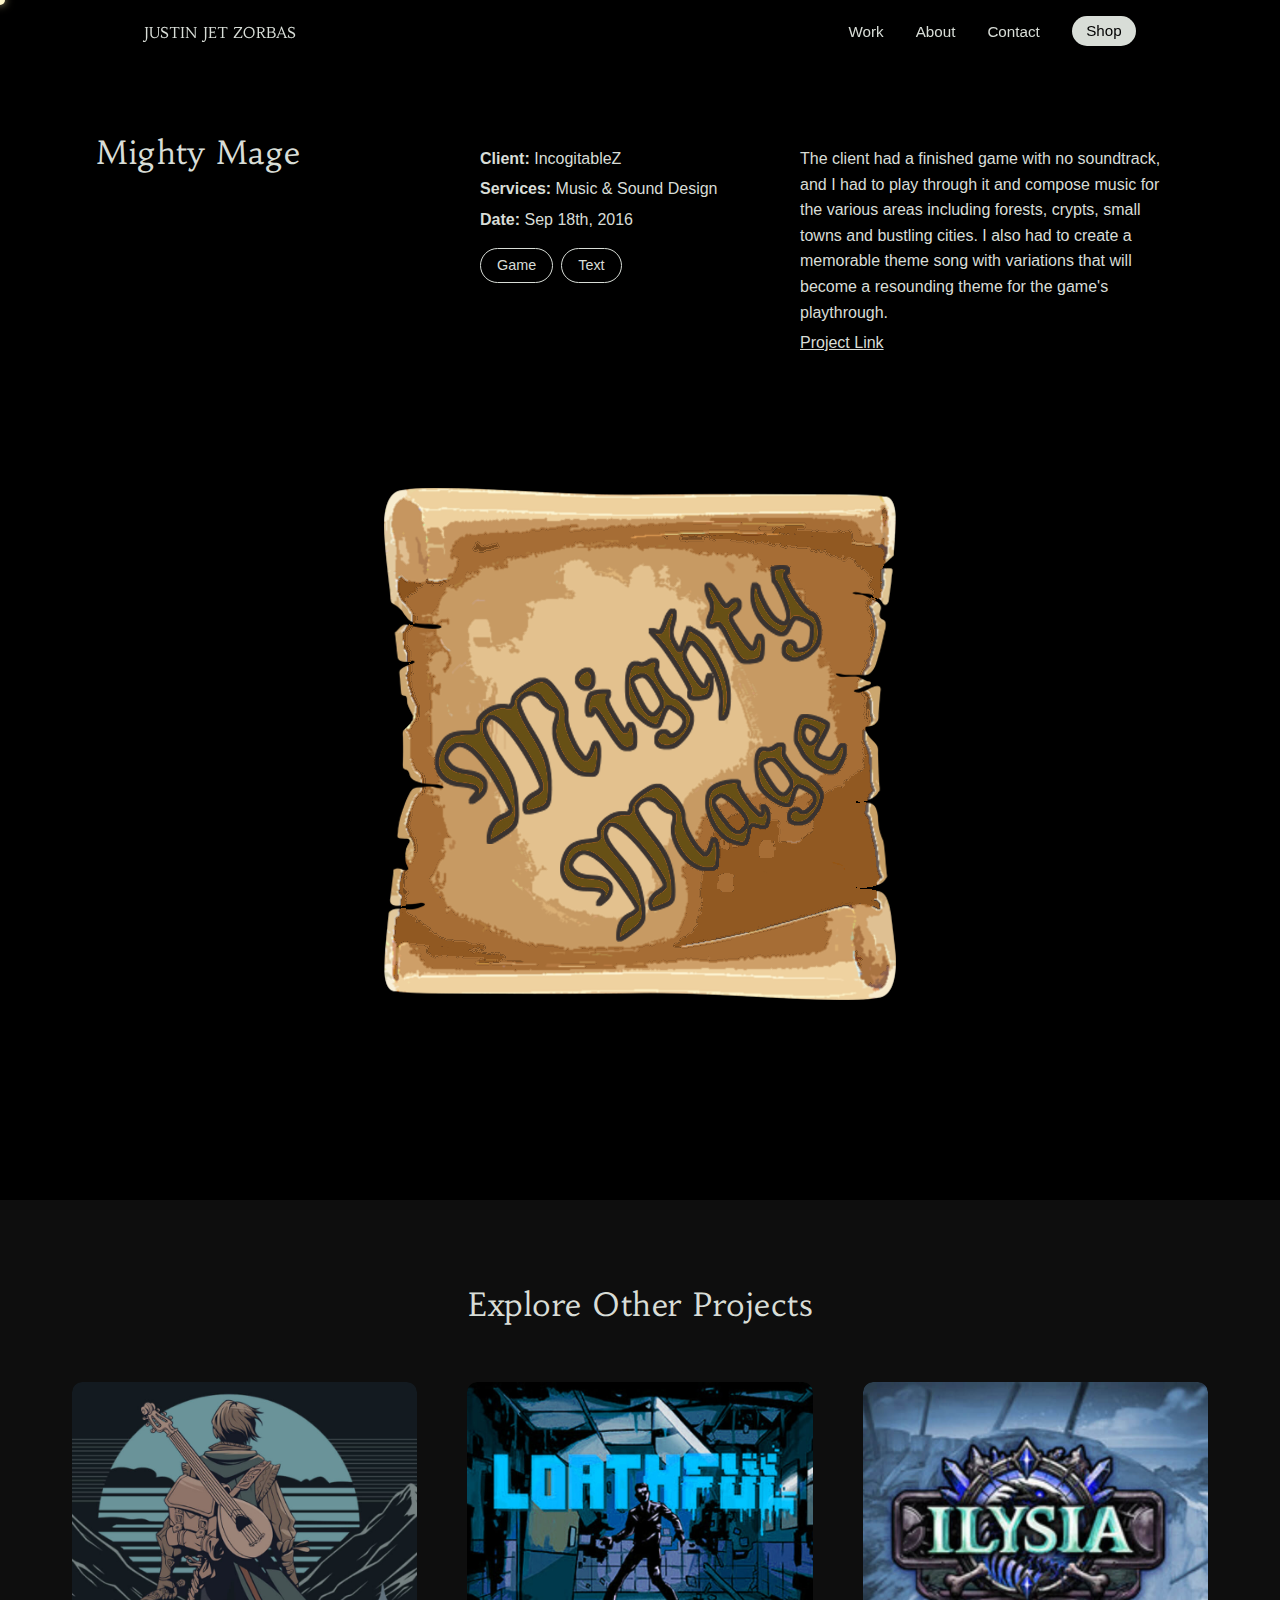
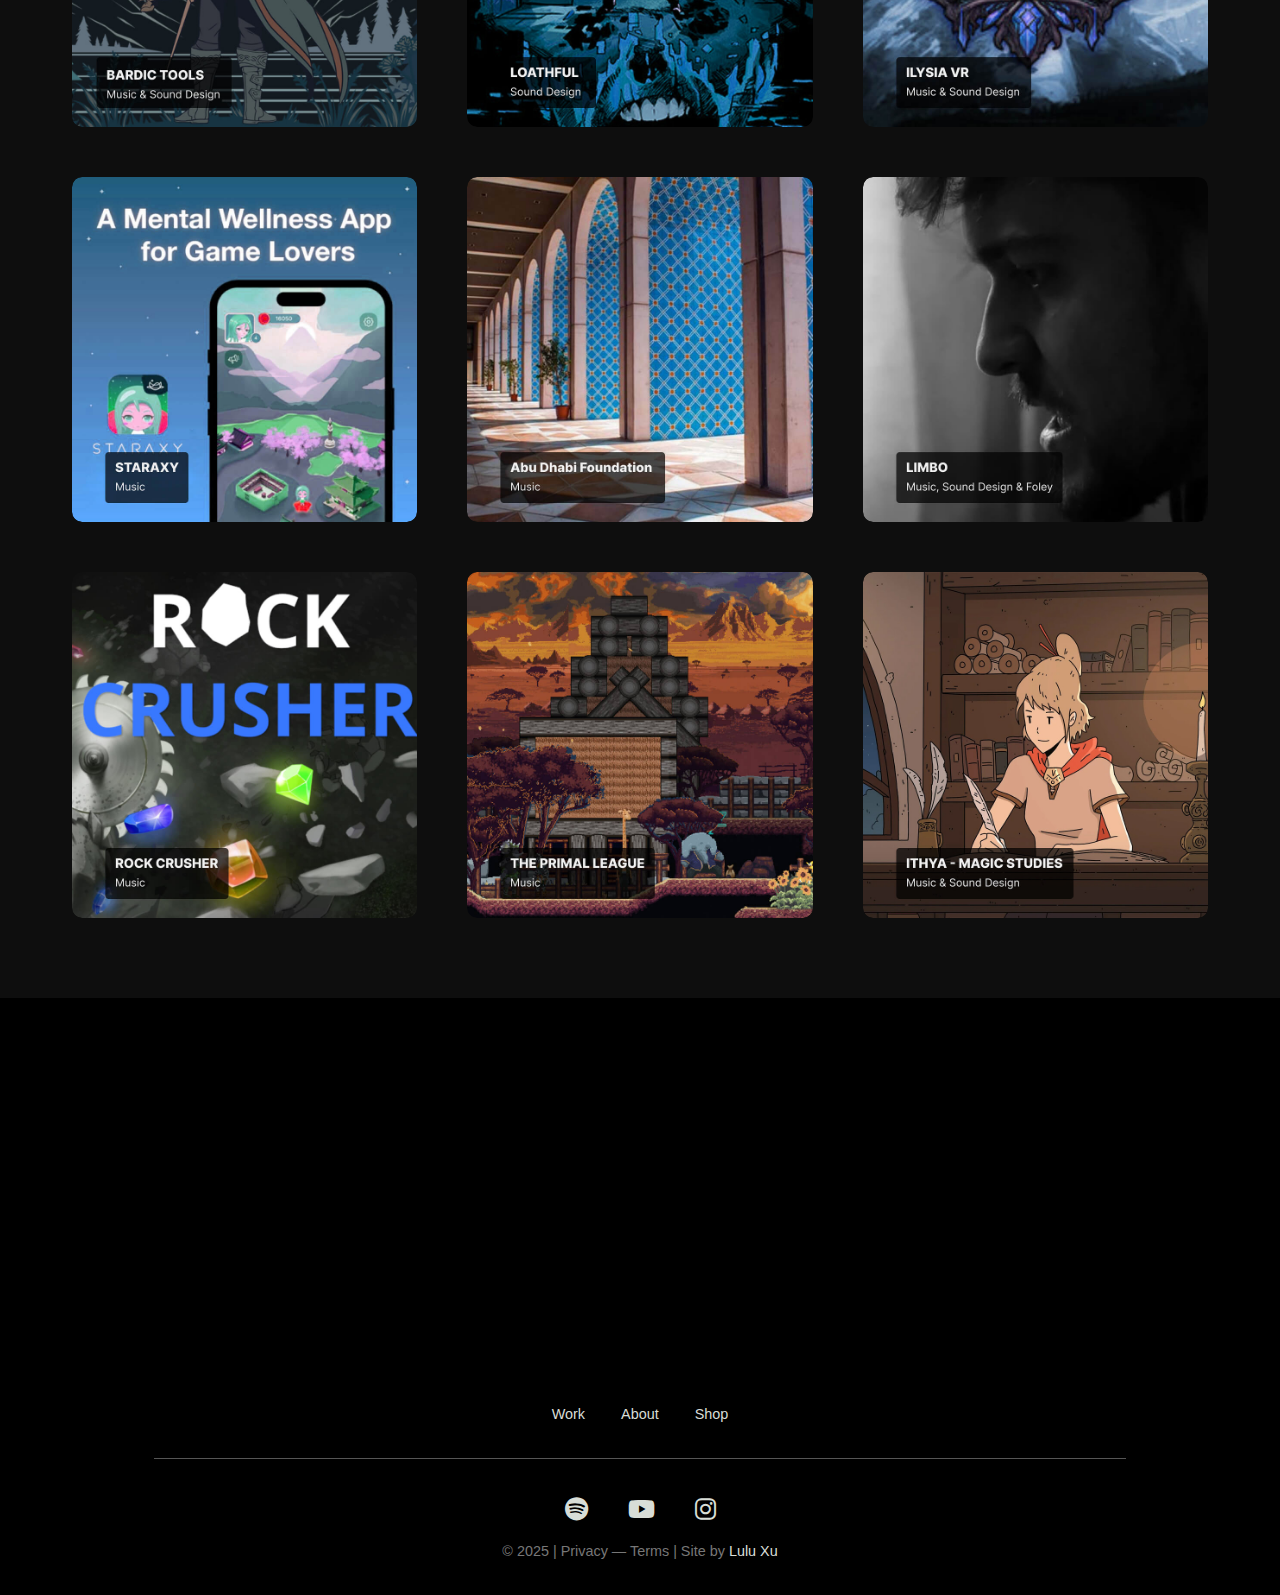
<file: project9.html>
<!DOCTYPE html>
<html lang="en">
<head>

  <!-- Google tag (gtag.js) -->
<script async src="https://www.googletagmanager.com/gtag/js?id=G-0LHWHWT95V"></script>
<script>
window.dataLayer = window.dataLayer || [];
function gtag(){dataLayer.push(arguments);}
gtag('js', new Date());

gtag('config', 'G-0LHWHWT95V');
</script>

  <meta charset="UTF-8" />
  <meta name="viewport" content="width=device-width, initial-scale=1.0" />
  <title>Project Mighty Mage | Justin Jet Zorbas</title>
  <link rel="stylesheet" href="css/styles.css">
  <link href="https://fonts.googleapis.com/css2?family=Habibi&display=swap" rel="stylesheet">
  <link href="https://fonts.googleapis.com/css2?family=Grenze+Gotisch:wght@400;600;700&display=swap" rel="stylesheet">
    <!-- Font Awesome for social icons -->
    <link rel="stylesheet" href="https://cdnjs.cloudflare.com/ajax/libs/font-awesome/6.5.0/css/all.min.css">

  <script defer src="project.js"></script>
</head>

<body>

  <!-- Navbar -->
 <header class="navbar">
  <div class="left-group">
    <div class="logo"><a href="index.html">JUSTIN JET ZORBAS</a></div>
 

  </div>

   <nav>
    <ul>
      <li><a href="work.html">Work</a></li>
      <li><a href="about.html">About</a></li>
      <li><a href="contact.html">Contact</a></li>
      <li><a href="https://rpgaudiovault.com/" target="_blank" class="shop-btn">Shop</a></li>
    </ul>
  </nav>
</header>


<section class="project-overview reveal">
  <div class="container project-grid">

    <!-- Column 1: Project Title -->
    <div class="project-col project-title">
      <h2>Mighty Mage
 
</h2>
    </div>

    <!-- Column 2: Project Details -->
    <div class="project-col project-details">
      <p><strong>Client:</strong> IncogitableZ

</p>
            <p><strong>Services:</strong> Music & Sound Design  </p>

      <p><strong>Date:</strong> Sep 18th, 2016
</p>

      <div class="tags">
        <span>Game</span>   <span>Text</span>
      </div>
      
    </div>

    <!-- Column 3: Project Description -->
    <div class="project-col project-description">
      <p>The client had a finished game with no soundtrack, and I had to play through it and compose music for the various areas including forests, crypts, small towns and bustling cities.  I also had to create a memorable theme song with variations that will become a resounding theme for the game's playthrough. 
</p>
         <p> 
         <a href="https://play.google.com/store/apps/details?id=com.IncogitableZ.MightyMage&hl=en" target="_blank" rel="noopener noreferrer" class="project-link">  Project Link</a> 
        </p>
        
        
    </div>

  </div>
</section>


    <!-- Image Section (replacing YouTube video) -->
<section class="reveal">
  <div class="container">
    <div class="img-wrapper">
      <img src="images/mighty-mage.png" alt="Project 1 Preview" class="responsive-image">
    </div>
  </div>
</section>


<!-- More Projects Gallery -->
<section class="more-projects">
  <div class="container">
    <h3>Explore Other Projects</h3>
           <div class="projects-grid">
            <a href="project1.html" class="project-thumb">
        <img src="images/project1.jpg" alt="Project 4">
      </a>
          <a href="project2.html" class="project-thumb">
        <img src="images/project2.jpg" alt="Project 10">
      </a>
      <a href="project3.html" class="project-thumb">
        <img src="images/project3.jpg" alt="Project 8">
      </a>
      <a href="project4.html" class="project-thumb">
        <img src="images/project4.jpg" alt="Project 5">
      </a>
       <a href="project5.html" class="project-thumb">
        <img src="images/project5.jpg" alt="Project 6">
      </a>    
         <a href="project6.html" class="project-thumb">
        <img src="images/project6.jpg" alt="Project 7">
      </a>
          <a href="project7.html" class="project-thumb">
        <img src="images/project7.jpg" alt="Project 3">
      </a> 
      <a href="project8.html" class="project-thumb">
        <img src="images/project8.jpg" alt="Project 9">
      </a>
      <a href="project10.html" class="project-thumb">
        <img src="images/project10.jpg" alt="Project 9">
      </a>
    </div>
  </div>
</section>

 <!-- CTA -->
  <section class="cta reveal parallax" id="contact">
    <h2>Got a project in mind?</h2>
    <p>Get in touch to see how we can collaborate on your project</p>
    <a href="contact.html" class="btn primary">Contact Me</a>
  </section>


  <!-- Footer -->
  <footer>
    <nav class="footer-nav">
      <a href="work.html">Work</a>
      <a href="about.html">About</a>
      <a href="https://rpgaudiovault.com/" target="_blank">Shop</a>
    </nav>

      <hr class="footer-divider">

  <div class="social-icons">
           <a href="https://open.spotify.com/artist/10G9N5ABjyamTFBEAsquNs?si=3JpdAnOWSmanwhaV7ZREWQ" target="_blank" aria-label="LinkedIn">
          <i class="fa-brands fa-spotify"></i>
        </a>
        <a href="https://www.youtube.com/@JustinJetZorbas" target="_blank" aria-label="Behance">
          <i class="fa-brands fa-youtube"></i>
        </a>
     
        <a href="https://www.instagram.com/justinjetzorbas?utm_source=ig_web_button_share_sheet&igsh=ZDNlZDc0MzIxNw==" target="_blank" aria-label="Instagram">
          <i class="fa-brands fa-instagram"></i>
        </a>
      </div>

  <p>© 2025 | Privacy — Terms | Site by <a href="https://luluxu.net" target="_blank">Lulu Xu</a></p>
  </footer>

<!-- Custom Cursor -->
<div class="custom-cursor"></div>


 


</body>

</html>
</file>
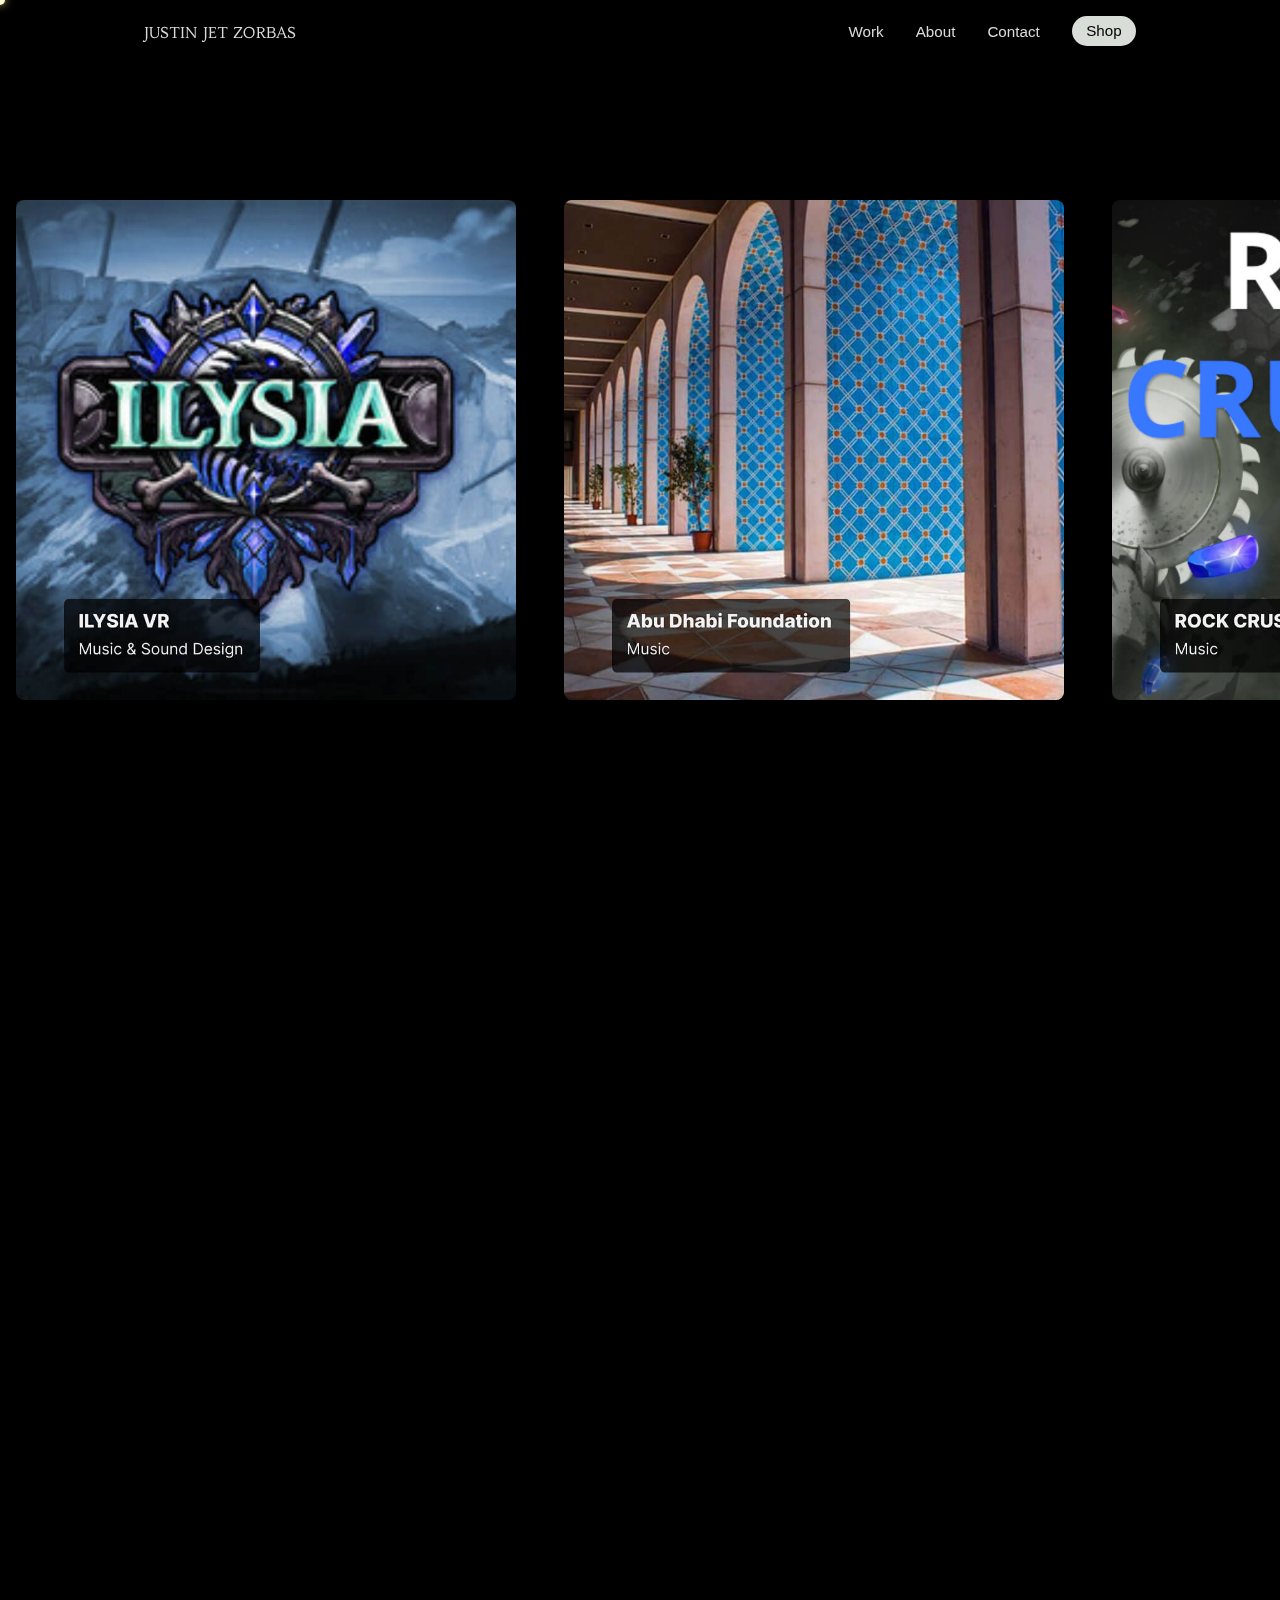
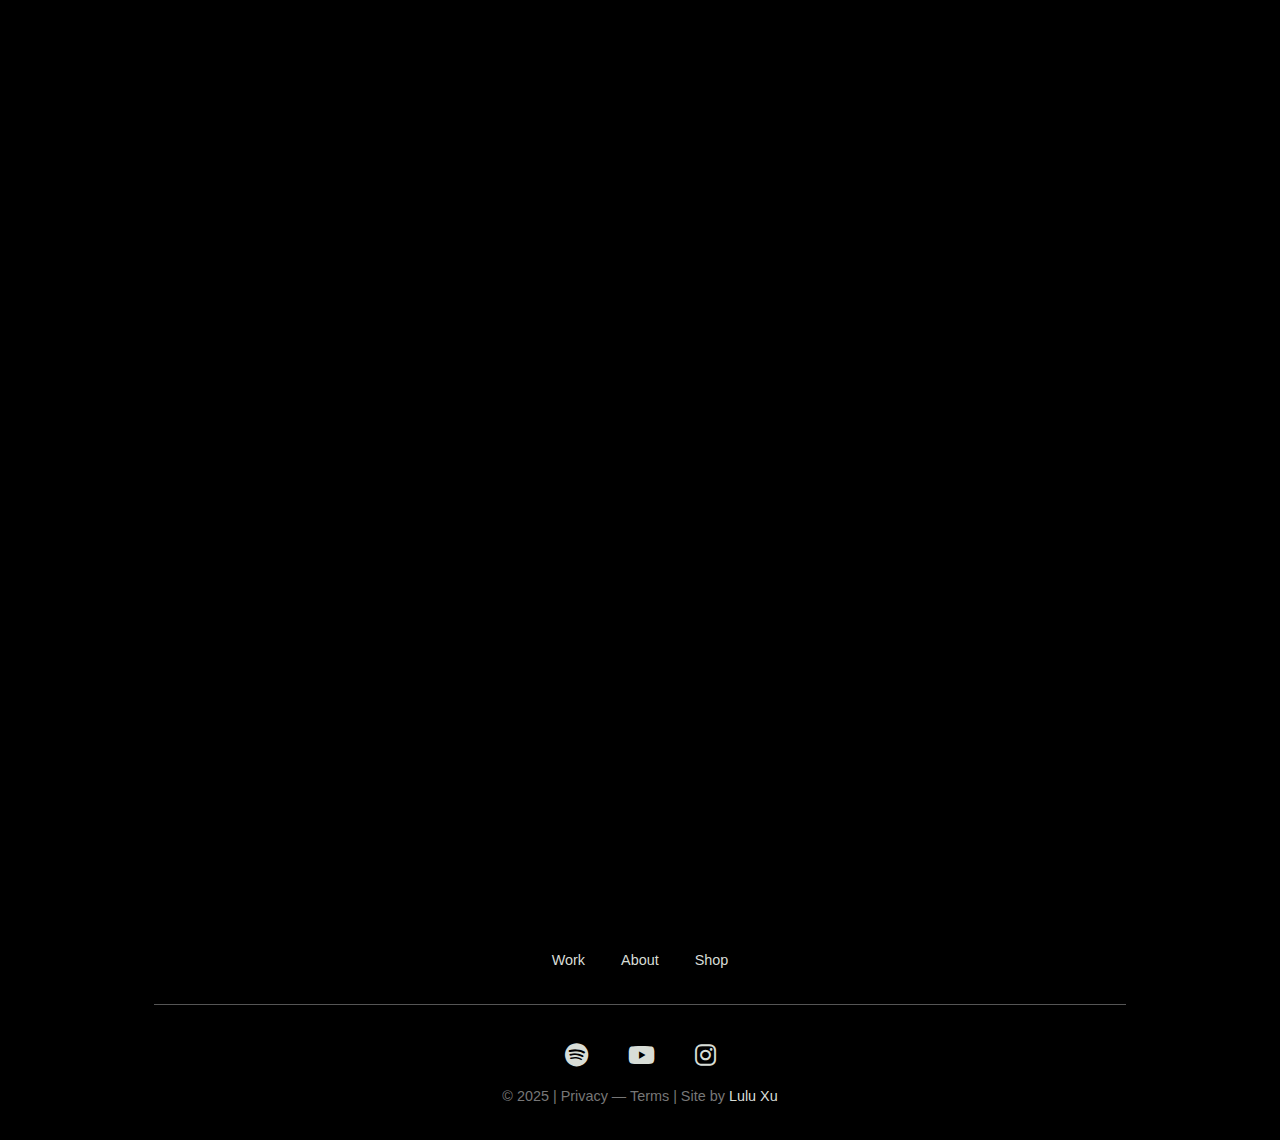
<file: work.html>
<!DOCTYPE html>
<html lang="en">
<head>

  <!-- Google tag (gtag.js) -->
<script async src="https://www.googletagmanager.com/gtag/js?id=G-0LHWHWT95V"></script>
<script>
window.dataLayer = window.dataLayer || [];
function gtag(){dataLayer.push(arguments);}
gtag('js', new Date());

gtag('config', 'G-0LHWHWT95V');
</script>

  <meta charset="UTF-8">
  <meta name="viewport" content="width=device-width, initial-scale=1.0">
  <title>Justin Jet Zorbas | Composer & Sound Designer</title>
  <link rel="stylesheet" href="css/styles.css">
  <link href="https://fonts.googleapis.com/css2?family=Grenze+Gotisch:wght@400;600;700&display=swap" rel="stylesheet">
    <link href="https://fonts.googleapis.com/css2?family=Habibi&display=swap" rel="stylesheet">
  <!-- Font Awesome for social icons -->
    <link rel="stylesheet" href="https://cdnjs.cloudflare.com/ajax/libs/font-awesome/6.5.0/css/all.min.css">

</head>
<body>



  <!-- Navbar -->
 <header class="navbar">
  <div class="left-group">
    <div class="logo"><a href="index.html">JUSTIN JET ZORBAS</a></div>
  </div>

  <nav>
    <ul>
      <li><a href="work.html">Work</a></li>
      <li><a href="about.html">About</a></li>
      <li><a href="contact.html">Contact</a></li>
      <li><a href="https://rpgaudiovault.com/" target="_blank" class="shop-btn">Shop</a></li>
    </ul>
  </nav>
</header>


  <!-- Storytelling -->

<section class="storytelling">
  <div class="scroll-container">
    <div class="project-track">
      <div class="project animate"><a href="project3.html"><img src="images/project3.jpg" alt="Project 3"></a></div>
      <div class="project animate"><a href="project5.html"><img src="images/project5.jpg" alt="Project 5"></a></div>
      <div class="project animate"><a href="project7.html"><img src="images/project7.jpg" alt="Project 7"></a></div>   
      <div class="project animate"><a href="project6.html"><img src="images/project6.jpg" alt="Project 6"></a></div>
      <div class="project animate"><a href="project4.html"><img src="images/project4.jpg" alt="Project 4"></a></div>
      <div class="project animate"><a href="project8.html"><img src="images/project8.jpg" alt="Project 8"></a></div>
      <div class="project animate"><a href="project9.html"><img src="images/project9.png" alt="Project 9"></a></div>
      <div class="project animate"><a href="project10.html"><img src="images/project10.jpg" alt="Project 10"></a></div>
      <div class="project animate"><a href="project1.html"><img src="images/project1.jpg" alt="Project 1"></a></div>
      <div class="project animate"><a href="project2.html"><img src="images/project2.jpg" alt="Project 2"></a></div>

    </div>
  </div>
</section>



  <!-- Logos -->
  <section class="logos reveal">
    <!--<h3>Companies I've Worked With</h3>-->
    <div class="logo-grid">
      <img src="images/unity.png" alt="Unity">
      <img src="images/artlist.png" alt="ArtList">
      <img src="images/soundly.png" alt="Soundly">
      <img src="images/epic.png" alt="Epic Games">
      <img src="images/blueturtle.png" alt="Blue Turtle">

    </div>
  </section>


  <!-- CTA -->
  <section class="cta reveal" id="contact">
    <h2>Got a project in mind?</h2>
    <p class="cta-description">Get in touch to see how we can collaborate on your project</p>
    <a href="contact.html" class="btn primary">Contact Me</a>
  </section>

  <!-- Footer -->
    <footer>
    <nav class="footer-nav">
      <a href="work.html">Work</a>
      <a href="about.html">About</a>
      <a href="https://rpgaudiovault.com/" target="_blank">Shop</a>
    </nav>

      <hr class="footer-divider">


      <div class="social-icons">
           <a href="https://open.spotify.com/artist/10G9N5ABjyamTFBEAsquNs?si=3JpdAnOWSmanwhaV7ZREWQ" target="_blank" aria-label="LinkedIn">
          <i class="fa-brands fa-spotify"></i>
        </a>
        <a href="https://www.youtube.com/@JustinJetZorbas" target="_blank" aria-label="Behance">
          <i class="fa-brands fa-youtube"></i>
        </a>
     
        <a href="https://www.instagram.com/justinjetzorbas?utm_source=ig_web_button_share_sheet&igsh=ZDNlZDc0MzIxNw==" target="_blank" aria-label="Instagram">
          <i class="fa-brands fa-instagram"></i>
        </a>
      </div>
  <p>© 2025 | Privacy — Terms | Site by <a href="https://luluxu.net" target="_blank">Lulu Xu</a></p>
  </footer>

<!-- Custom Cursor -->
<div class="custom-cursor"></div>



  <script>
document.addEventListener('DOMContentLoaded', () => {

/*** 🌄 Parallax Scroll Effect ***/
window.addEventListener('scroll', () => {
  document.querySelectorAll('.parallax').forEach(el => {
    const speed = el.dataset.speed || 0.5;
    const yPos = -(window.scrollY * speed);
    el.style.backgroundPosition = `center ${yPos}px`;
  });
});


/*** 🎞️ Horizontal Storytelling Scroll — Stable Version ***/
const storytelling = document.querySelector('.storytelling');
const scrollContainer = document.querySelector('.scroll-container');
const track = document.querySelector('.project-track');

if (storytelling && scrollContainer && track) {
  function setStoryHeight() {
    const trackWidth = track.scrollWidth;
    const viewportWidth = window.innerWidth;

    if (trackWidth <= viewportWidth) {
      storytelling.style.height = `${window.innerHeight}px`;
      track.style.transform = 'translateX(0)';
      return;
    }

    const horizontalScrollLength = trackWidth - viewportWidth;
    storytelling.style.height = `${window.innerHeight + horizontalScrollLength}px`;
  }

  function handleScroll() {
    const scrollTop = window.pageYOffset || document.documentElement.scrollTop;
    const start = storytelling.offsetTop;
    const maxScroll = storytelling.offsetHeight - window.innerHeight;

    if (scrollTop < start || maxScroll <= 0) {
      track.style.transform = 'translateX(0)';
      return;
    }

    const progress = Math.min(Math.max((scrollTop - start) / maxScroll, 0), 1);
    const maxTranslate = Math.max(track.scrollWidth - window.innerWidth, 0);
    const translateX = -progress * maxTranslate;
    track.style.transform = `translateX(${translateX}px)`;
  }

  // Recalculate after images fully load
  function initAfterImages() {
    setStoryHeight();
    handleScroll();
  }

  // ✅ Run after all content + images have loaded
  window.addEventListener('load', initAfterImages);

  // ✅ Also run after small delay to catch late layout shifts
  setTimeout(initAfterImages, 800);

  // ✅ Smoothly recalc on resize
  let resizeTimer;
  window.addEventListener('resize', () => {
    clearTimeout(resizeTimer);
    resizeTimer = setTimeout(() => {
      setStoryHeight();
      handleScroll();
    }, 200);
  });

  window.addEventListener('scroll', handleScroll, { passive: true });
}



    // Smooth scroll for nav links
    document.querySelectorAll('a[href^="#"]').forEach(anchor => {
      anchor.addEventListener('click', function (e) {
        const href = this.getAttribute('href');
        if (!href || href === '#') return;
        const target = document.querySelector(href);
        if (!target) return;
        e.preventDefault();
        window.scrollTo({ top: target.offsetTop, behavior: 'smooth' });
      });
    });
  

  /*** ✨ Fade/Slide Animations for Scrolling Sections ***/
  const animatedEls = document.querySelectorAll('.animate');
  const projects = document.querySelectorAll('.storytelling .project');
  const reveals = document.querySelectorAll('.reveal');

  const observer = new IntersectionObserver(entries => {
    entries.forEach(entry => {
      if (entry.isIntersecting) {
        if (entry.target.classList.contains('reveal')) {
          entry.target.classList.add('visible');
        }
        if (entry.target.classList.contains('animate')) {
          entry.target.classList.add('show');
        }
        if (entry.target.classList.contains('project')) {
          entry.target.classList.add('show');
        }
        observer.unobserve(entry.target);
      }
    });
  }, { threshold: 0.25 });

  [...animatedEls, ...projects, ...reveals].forEach(el => observer.observe(el));




 
  
// === Custom Glowing Dot Cursor ===
  const cursor = document.querySelector('.custom-cursor');

  document.addEventListener('mousemove', (e) => {
    cursor.style.left = e.clientX + 'px';
    cursor.style.top = e.clientY + 'px';
  });

  document.querySelectorAll('a, button, .clickable').forEach(el => {
    el.addEventListener('mouseenter', () => cursor.classList.add('custom-hover'));
    el.addEventListener('mouseleave', () => cursor.classList.remove('custom-hover'));
  });

// Cursor enlarge slightly on hover over clickable items
const links = document.querySelectorAll("a, button");

links.forEach(link => {
  link.addEventListener("mouseenter", () => {
    cursor.style.transform = "translate(-50%, -50%) scale(2)";
    cursor.style.backgroundColor = "#ffe07d";
  });
  link.addEventListener("mouseleave", () => {
    cursor.style.transform = "translate(-50%, -50%) scale(1)";
    cursor.style.backgroundColor = "#fff8cc";
  });
 });


});

</script>



</body>
</html>
</file>
<file: css/styles.css>
/* Reset */
* {
  margin: 0;
  padding: 0;
  box-sizing: border-box;
}

@font-face {
  font-family: 'Grenze Gotisch';
  src: url('fonts/GrenzeGotisch-Regular.woff2') format('woff2'),
       url('fonts/GrenzeGotisch-Regular.woff') format('woff');

}

h1 {
  font-family: 'Grenze Gotisch', serif;
    font-weight: 20;

}

h2 {
  font-family: 'Habibi', serif;
  font-weight: 400;
  letter-spacing: 0.5px;

}



html {
  scroll-behavior: smooth;
}

body {
  font-family: "Inter", sans-serif;
  background: #000;
  color: #D8DDD7;
;
  line-height: 1.6;
  font-size: 16px;
}

img {
  max-width: 100%;
  display: block;
  border-radius: 8px;
}



/*  cursor hover-over animation*/

a {
  color: #D8DDD7; /* base link color */
  text-decoration: none;
  transition: color 0.3s ease, text-shadow 0.3s ease;
}

a:hover {
  color: #ffffff; /* slightly brighter */
  text-shadow: 0 0 6px rgba(255, 255, 255, 0.4); /* soft ambient glow */
}

a:hover {
  color: #fff6d0; /* soft warm white */
  text-shadow: 0 0 8px rgba(255, 220, 150, 0.6);
}


/* Hide default cursor */
body {
  cursor: none;
}

/* Global: hide default pointer everywhere */
* {
  cursor: none !important;
}

 

/* Custom cursor dot */
.custom-cursor {
  position: fixed;
  top: 0;
  left: 0;
  width: 10px;
  height: 10px;
  background-color: #fff8cc; 
  border-radius: 50%;
  pointer-events: none;
  transform: translate(-50%, -50%);
  transition: transform 0.1s ease-out, background-color 0.3s ease;
  box-shadow: 0 0 8px rgba(255, 240, 180, 0.7);
  z-index: 99999;
}





/* Layout Helpers */
.container {
  max-width: 1200px;
  margin: 0 auto;
  padding: 0 2rem;
}

/* Navbar */
.navbar {
  
  position: fixed;              /* ✅ stays at top while scrolling */
  top: 0;                       /* ✅ anchor to top edge */
  left: 0;
  width: 100%;                  /* ✅ span full width */
  display: flex;
  justify-content: space-between;
  align-items: center;
  padding: 1rem 9rem;
  background: rgba(0, 0, 0, 0.85); /* ✅ slightly transparent for cinematic effect */
  backdrop-filter: blur(6px);      /* ✅ optional glassy feel */
  z-index: 1000;                 /* ✅ ensure it's above all sections */
  transition: background 0.3s ease;
}

.left-group {
  display: flex;
  align-items: center;
  gap: 0.75rem; /* space between logo and toggle */
   /* allow children to be positioned relative inside group if needed */
  position: relative;
}

.logo {
  font-family: 'Habibi', sans-serif;
  font-size: 1.2rem;
  font-weight: 700;
  color: #D8DDD7;
}

/* old logo style */
/*.navbar .logo {
  font-family: "Sora", serif;
  font-size: 1.1rem;
  font-weight: 600;
  letter-spacing: 1px;
    color: #eee;

}*/

.navbar ul {
  display: flex;
  align-items: center;   /* ✅ keeps text links aligned to middle */
  list-style: none;
  gap: 2rem;
}

.navbar a {
  color: #D8DDD7;
  transition: 0.3s;
  font-size: 0.95rem;
  font-weight: 400;
  text-decoration: none;
  font-size: 0.95rem;     /* ✅ unified font size */
}
.navbar a:hover {
  opacity: 0.7;
}

.shop-btn {
  background: #D8DDD7;
  color: #000;
  padding: 0.4rem 0.9rem;   /* ✅ reduced padding so button isn’t oversized */
  border-radius: 40px;       /* ✅ slightly rounder, but smaller */
  font-weight: 500;
  color: #000 !important;  /* ✅ ensures text inside is black */
  cursor: pointer;
  transition: background 0.3s ease;
  text-decoration: none;   /* ✅ remove underline */
  font-size: 0.95rem;      /* ✅ same font size as nav links */


}

.shop-btn:hover {
  background: #D8DDD7;
  
}

/* Hero */
.hero {
  position: relative;
  overflow: hidden;
  background: url('images/hero-bg.jpg') center/cover no-repeat;
  min-height: 100vh;
  display: flex;
  align-items: center;
  justify-content: center;
  text-align: center;
  color: #D8DDD7;
}

.hero-content {
  position: relative;
  z-index: 2;
  max-width: 700px;
  padding: 0 1rem;
}

.hero-content h1 {
  font-family: 'Grenze Gotisch', serif;
  font-weight: 20;
  font-size: clamp(2.8rem, 6vw, 5rem);
  line-height: 1.1;
  color: #D8DDD7;
  letter-spacing: 1px;
}



/* --- HERO Animation --- */
.hero {
  opacity: 0;
  transform: translateY(40px);
  transition: opacity 1.2s ease, transform 1.2s ease;
  will-change: opacity, transform;
}

.hero.hero-visible {
  opacity: 1;
  transform: translateY(0);
}


.animate {
  opacity: 0;
  transform: translateY(25px);
  transition: opacity 1s ease, transform 0.5s ease;
}

.animate.show {
  opacity: 1;
  transform: translateY(0);
}

.delay-1 {
  transition-delay: 0.2s;
}

.delay-2 {
  transition-delay: 0.4s;
}


/* Make the main hero heading slightly slower and stronger */
h1.fade-up {
  transition-duration: 1s;
  letter-spacing: 1px;
  font-size: clamp(2.2rem, 5vw, 3.5rem);
  line-height: 1.2;
}


/* 🌲 Hero Parallax */
.hero.parallax {
  position: relative;
  background-image: url("../images/hero-bg.jpg"); /* Replace with your actual hero image */
  background-size: cover;
  background-attachment: fixed;
  background-position: top;
  background-repeat: no-repeat;
  height: 100vh;
  display: flex;
  align-items: center;
  justify-content: center;
  text-align: center;
  color: #fff;
  overflow: hidden;
}

.hero-content {
  position: relative;
  z-index: 2;
}



.hero::before {
  content: "";
  position: absolute;
  inset: 0;
  background: rgba(0, 0, 0, 0.45); /* Dark overlay to improve text contrast */
  z-index: 0;
}


.hero h1 {
  font-family: "Grenze Gotisch", "Sora", serif;
  font-size: 4rem;
  white-space: nowrap;
  
  line-height: 1.2;
  margin-bottom: 1rem;
  position: relative;
  z-index: 1; /* keep above overlay */
}

.hero p {
  font-size: 1.25rem;
  max-width: 700px;
  margin: 0 auto 2rem auto;
  color: #D8DDD7;
  position: relative;
  z-index: 1;
}




.btn {
  display: inline-block;
  padding: 0.9rem 1.8rem;
  border-radius: 6px;
  font-weight: 600;
  font-size: 1rem;
  transition: all 0.3s ease;
  position: relative;
  z-index: 1; /* keep button above overlay */
}

.btn.primary {
  background: #959480;
  color: #D8DDD7;
}

/* Hover state — more noticeable */
.btn:hover {
  background-color: #c1c7be; /* slightly darker */
  transform: translateY(-2px);
  animation-delay: 0.2ms;
  box-shadow: 0 4px 12px rgba(0, 0, 0, 0.25);
  color: #000;
  
}



.spacer {
  height: 10rem;         /* adjust space size */
  background: #000;     /* solid black background */
}

/* storytelling horizontal scroll section - replace previous rules
.storytelling {
  position: relative;
  width: 100%;
  overflow: visible; 
  background: #000; 
} */

.storytelling {
  position: relative;
  width: 100%;
  overflow: visible; /* change from visible to hidden */
  background: #000;
  height: 100vh; /* fallback height for browsers before JS sets it */
}



/* sticky viewport container that pins while horizontal moves */
.scroll-container {
  position: sticky;
  top: 0;
  width: 100%;
  height: 100vh;    /* viewport height */
  overflow: hidden;
}

/* the horizontal track of project cards */
.project-track {
  display: flex;
  height: 100%;
  will-change: transform;
  gap: 1rem; /* ✅ reduced gap between project images */
  padding-left: 0; /* ✅ first project flush left */
}

.project {
  flex: 0 0 auto;                /* ✅ keeps horizontal scroll layout */
  display: flex;
  align-items: center;
  justify-content: flex-start;   /* ✅ aligns image to left */
  padding: 1rem;                 /* ✅ keeps spacing between images */
  box-sizing: border-box;

  /* ✨ Animation states */
  opacity: 0;
  transform: scale(0.95);
  transition: opacity 0.8s ease-out, transform 0.8s ease-out;
  will-change: opacity, transform;
}

.project.show {
  opacity: 1;
  transform: scale(1);
}

/* project images */
.project img {
  width: 100%;
  max-width: 500px;             /* ✅ cap image width */
  object-fit: cover;
  border-radius: 8px;
  box-shadow: 0 8px 20px rgba(0,0,0,0.45);

  /* ✨ subtle hover zoom */
  transition: transform 0.4s ease;
}

.project img:hover {
  transform: scale(1.03);
    filter: brightness(1.1);

}





/* Services */
.services {
  display: flex;
  justify-content: center;
  gap: 2rem;
  padding: 6rem 3rem;
}
.service-card {
  flex: 1;
  max-width: 320px;
  background: #111;
  padding: 1.5rem;
  text-align: center;
  border-radius: 8px;
}
.service-card h3 {
  font-family: "Sora", serif;
  font-size: 1.4rem;
  margin: 1rem 0;
}
.service-card a {
  font-size: 0.9rem;
  color: #fff;
  text-decoration: underline;
}

/* My Story */
 .my-story { 
  background: url("../images/story-bg.jpg") no-repeat center center/cover; /* ✅ added background image */
  text-align: center;
  padding: 8rem 3rem;
  position: relative; /* ✅ needed for overlay */
  color: #D8DDD7; /* ✅ ensures text is readable */
}

.my-story::before { /* ✅ optional overlay */
  content: "";
  position: absolute;
  inset: 0;
  background: rgba(0, 0, 0, 0.45); /* adjust opacity as needed */
  z-index: 0;
}

.my-story h2,
.my-story p {
  position: relative;
  z-index: 1; /* ✅ ensures text sits above overlay */
}

.my-story h2 {
  font-family: "Sora", serif;
  font-size: 2.5rem;
  margin-bottom: 1rem;
}

.my-story p {
  font-size: 1.1rem;
  max-width: 700px;
  margin: 0 auto 2rem;
  color: #ddd;
}


/* Logos */
.logos {
  text-align: center;
  padding: 6rem 0;
}
.logos h3 {
  font-family: "Sora", serif;
  font-size: 1.6rem;
  margin-bottom: 2rem;
}
.logo-grid {
  display: flex;
  justify-content: center;
  gap: 6rem;
  flex-wrap: wrap;
}
.logo-grid img {
  height: 80px;
  width: 80px;
  opacity: 0.8;

}

/* CTA */
.cta {
  text-align: center;
  background: #d8ded9;
  color: #000;
  padding: 6rem 3rem;
}
.cta h2 {
  font-family: 'Habibi', serif;
  font-size: 2rem;
  margin-bottom: 1rem;
   font-weight: 400;
  letter-spacing: 0.5px;
}
.cta p {
  font-size: 1.1rem;
  margin-bottom: 2rem;
}
.cta .btn {
  background: #000;
  color: #D8DDD7;
}



/* Footer */
footer {
  background: #000;
  text-align: center;
  padding: 2rem;
  font-size: 0.9rem;
  color: #777;
}
.footer-nav {
  margin-bottom: 1rem;
}
.footer-nav a {
  margin: 0 1rem;
  color: #D8DDD7;
  font-size: 0.9rem;
}

footer a:hover {
  text-decoration: underline;
  opacity: 0.8;
}

.footer-divider {
  border: none;
  border-top: 1px solid #555;
  margin: 2rem auto 2rem;
  max-width: 80%;
}

/*.social-grid {
  display: flex;
  justify-content: center;
  gap: 1rem;
  flex-wrap: wrap;
    margin: 2rem 0;

}
.social-grid img {
  height: 40px;
  opacity: 0.8;
   margin: 0 1rem;
} */


.social-icons {
  display: flex;
justify-content: center;
  gap: 40px;
  padding-bottom: 10px;
}

.social-icons a {
  font-size: 1.5rem; 
  transition: transform 0.2s ease;
    color: #D8DDD7;
  transition: color 0.3s ease;
}

.social-icons a:hover {
  transform: scale(1.2); /* optional hover effect */
  color: #fff6d0;

}


/* ✨ Section fade + slide-up animation */
.reveal {
  opacity: 0;
  transform: translateY(30px);
  transition: opacity 1s ease, transform 1s ease;
}

.reveal.visible {
  opacity: 1;
  transform: translateY(0);
}

/* ✨ Stagger effect for inner elements */
.reveal > * {
  opacity: 0;
  transform: translateY(20px);
  transition: opacity 0.8s ease, transform 0.8s ease;
}

/* ✨ Prevent hero from moving on page load */
.hero.reveal {
  transform: none;
}

.reveal.visible > * {
  opacity: 1;
  transform: translateY(0);
}

.reveal.visible > *:nth-child(1) { transition-delay: 0.1s; }
.reveal.visible > *:nth-child(2) { transition-delay: 0.25s; }
.reveal.visible > *:nth-child(3) { transition-delay: 0.4s; }
.reveal.visible > *:nth-child(4) { transition-delay: 0.55s; }

/* ✨ Smooth scrolling for anchors */
html {
  scroll-behavior: smooth;
}



/* 🎬 Intro overlay */

.text-intro{
font-family: 'Grenze Gotisch', serif;
  font-weight: 20;
  font-size: 3rem;
  line-height: 1.1;
  color: #D8DDD7;
  letter-spacing: 1.2px;

}

.sound-intro {
  position: fixed;
  inset: 0;
  background: rgba(0, 0, 0, 1);
  display: flex;
  align-items: center;
  justify-content: center;
  color: #D8DDD7;
  font-family: "Sora", sans-serif;
  font-size: 1.2rem;
  z-index: 9999; /* ⬆️ raise above navbar */
  opacity: 1;
  transition: opacity 1s ease;
}

.sound-intro.hidden {
  opacity: 0;
  pointer-events: none;
}

/* text content inside intro */
.sound-intro-content p {
  animation: pulse 2s infinite;
  cursor: pointer;
}


/* 🎛️ Sound toggle button */
#sound-toggle {
  position: fixed;
  left: 320px; /* adjust if needed to align with logo */
  top: 0.5rem;
  width: 44px;
  height: 44px;
  border-radius: 50%;
  background: rgba(255, 255, 255, 0.08);
  backdrop-filter: blur(6px);
  display: flex;
  align-items: center;
  justify-content: center;
  font-size: 20px;
  cursor: pointer;
  transition: all 0.3s ease;
  z-index: 999;
  color: #D8DDD7;
  border: 0.5px solid rgba(255, 255, 255, 0.1);
}


#sound-toggle:hover {
  background: rgba(255, 255, 255, 0.15);
  box-shadow: 0 0 10px rgba(0, 255, 120, 0.35);
  transform: scale(1.05);
}

/* --- Pulsing Animation when Playing --- */
#sound-toggle.playing::after {
  content: "";
  position: absolute;
  width: 58px;
  height: 58px;
  border-radius: 50%;
  border: 2px solid rgba(0, 255, 120, 0.4);
  animation: pulse 1.8s infinite ease-out;
}

.sound-toggle.visible {
  opacity: 1;
  transform: scale(1);
  pointer-events: auto;
}



@keyframes pulse {
  0% {
    transform: scale(0.9);
    opacity: 1;
  }
  100% {
    transform: scale(1.5);
    opacity: 0;
  }
}


/* ================================
   ABOUT PAGE STYLES
================================ */


/* Fade-up reveal animation */
.fade-up {
  opacity: 0;
  transform: translateY(30px);
  transition: opacity 0.8s ease, transform 0.8s ease;
}

.fade-up.visible {
  opacity: 1;
  transform: translateY(0);
}





/* Intro Section (Updated) */
.about-intro {
  padding: 8rem 4rem;
  background: #000;
    color: #D8DDD7;

}

.about-intro .container {
  display: flex;
  align-items: center;
  justify-content: space-between;
  gap: 5rem;
  max-width: 1200px;
  margin: 0 auto;
}

.about-intro .intro-text {
  flex: 1.2;
  text-align: left;
}

.about-intro h1 {
  font-family: 'Grenze Gotisch', serif;
  font-size: clamp(2.8rem, 6vw, 4rem);
  line-height: 1.2;
  color: #D8DDD7;
  margin-bottom: 1.2rem;
}

.about-intro p {
  max-width: 600px;
  color: #ccc;
  font-size: 1.1rem;
  line-height: 1.7;
    margin-bottom: 1.8rem;

}

.about-intro .portrait {
  flex: 1;
  display: flex;
  justify-content: center;
}

.about-intro .portrait img {
  width: 100%;
  max-width: 500px;
  border-radius: 8px;
  box-shadow: 0 8px 30px rgba(0, 0, 0, 0.4);
}


/* About Video Section */
.about-video {
  margin-top: 20px;
  margin-bottom: 160px;
}

.video-wrapper {
  position: relative;
  padding-bottom: 56.25%; /* 16:9 ratio */
  height: 0;
  overflow: hidden;
  border-radius: 12px;
  box-shadow: 0 4px 12px rgba(0, 0, 0, 0.1);
}

.about-video iframe {
  position: absolute;
  top: 0;
  left: 0;
  width: 100%;
  height: 100%;
  border: none;
}



/* Project Image Section 

.project-hero-image{

  position: relative;
  padding-bottom: 56.25%; 
  height: 0;
  overflow: hidden;
  border-radius: 12px;
   display: flex;
  justify-content: center;
  align-items: center;
}*/


.img-wrapper {
  width: 100%;
  height: auto;
  object-fit: cover;
  border-radius: 10px; /* optional: matches your video’s rounded corners */
  display: flex;
  justify-content: center;
  align-items: center;
  padding-bottom: 200px;
    max-width: 100%; /* ensures it spans the container width */
}



/* Story Sections */
.about-story {
  padding: 6rem 2rem;
  background: #000;
  border-top: 1px;
}

.about-story .container {
  display: flex;
  align-items: center;
  justify-content: space-between;
  gap: 4rem;
}

.about-story.alt .container {
  flex-direction: row-reverse; /* reverses image/text order */
}

.about-story .story-text {
  flex: 1;
}

.about-story .story-text h2 {
  font-family: "Habibi", sans-serif;
  font-size: 2rem;
  margin-bottom: 2rem;
  color: #D8DDD7;
}

.story-text{
  color: #D8DDD7;
  font-size: 1.5rem;
  line-height: 1.7;
   margin-bottom: 1rem;

  font-family: 'Habibi', serif;
 

}

.about-story .story-image {
  flex: 1;
}

.about-story .story-image img {
  width: 100%;
  border-radius: 10px;
  box-shadow: 0 10px 25px rgba(0, 0, 0, 0.45);
  padding-bottom: 2rem;
}

/* Quote Section */
.about-quote {
  text-align: center;
  padding-bottom: 8rem;
  padding-top: 6rem;
  background: #000;
}

.about-quote blockquote {
  font-family: 'Grenze Gotisch', "Sora", serif;
  font-size: 2rem;
  color: #D8DDD7;
  line-height: 1.6;
  max-width: 800px;
  margin: 0 auto;
  position: relative;
}

.about-quote blockquote::before,
.about-quote blockquote::after {
  content: "“";
  font-family: "Grenze Gotisch", serif;
  position: absolute;
  font-size: 5rem;
  color: rgba(255, 255, 255, 0.4); 
}

.about-quote blockquote::before {
  top: -1rem;
  left: -2rem;
}

.about-quote blockquote::after {
  content: "”";
  bottom: -2rem;
  right: -1rem;
}

/* Collaborations Section */
.about-collab {
  background: #000;
  text-align: center;
  padding: 6rem 2rem 8rem;
  border-top: 1px solid rgba(255,255,255,0.05);
}

.about-collab h2 {
  font-family: "Sora", sans-serif;
  font-size: 2rem;
  color: #D8DDD7;
  margin-bottom: 3rem;
}

.about-collab .logo-grid {
  display: flex;
  justify-content: center;
  align-items: center;
  gap: 5rem;
  flex-wrap: wrap;
}

.about-collab .logo-grid img {
  height: 60px;
  opacity: 0.8;
  transition: opacity 0.3s ease;
}

.about-collab .logo-grid img:hover {
  opacity: 1;
}

/* CTA Section */
.about-cta {
  text-align: center;
  background: #D8DDD7;
  color: #000;
  padding: 8rem 2rem;
}

.about-cta h2 {
  font-family: "Sora", serif;
  font-size: 2rem;
  margin-bottom: 2rem;
}

.about-cta .btn {
  background: #000;
  color: #D8DDD7;
  padding: 0.9rem 1.8rem;
  border-radius: 8px;
  font-weight: 600;
  transition: all 0.3s ease;
}

.about-cta .btn:hover {
  opacity: 0.8;
  transform: translateY(-2px);
}




/* ---------------------------
   Project Page Styles
---------------------------- */


.project-overview {
    padding: 8rem 4rem;
  background-color: #000; /* or your site bg color */
  color: #D8DDD7;
  align-items: start;
}

.project-grid {
  max-width: 1200px;
  margin: 0 auto;
  display: grid;
  grid-template-columns: 1fr 0.8fr 1.2fr;
  gap: 4rem;
  align-items:first baseline;


}




.project-col h2 {
  font-size: 2rem;
  font-weight: 400;
  margin-bottom: 0.5rem;
}

.project-col p {
  margin: 0.3rem 0;
  
}

.project-details strong {
  font-weight: 600;
}

.tags {
  margin-top: 1rem;
  display: flex;
  flex-wrap: wrap;
  gap: 0.5rem;
}

.tags span {
  border: 1px solid #D8DDD7;
  border-radius: 20px;
  padding: 0.3rem 1rem;
  font-size: 0.9rem;
}



/* Project Video Section = About Video */


/* Project link */
.project-link {
  color: #D8DDD7;
  text-decoration:underline;
  transition: text-decoration 0.2s ease, opacity 0.2s ease;
}

.project-link:hover {
  text-decoration: underline;
  opacity: 0.9;
}



/* ==== MORE PROJECTS GALLERY ==== */
.more-projects {
  padding: 80px 0;
  text-align: center;
  background-color: #0e0e0e; /* matches your dark aesthetic */
}

.more-projects h3 {
  font-family: 'Habibi', serif;
  font-size: 2rem;
  color: #D8DDD7;
  margin-bottom: 50px;
  font-weight: 400;
  letter-spacing: 0.5px;
}

.projects-grid {
  display: grid;
  grid-template-columns: repeat(3, 1fr);
  gap: 50px;
  justify-items: center;
}

.project-thumb {
  position: relative;
  overflow: hidden;
  border-radius: 10px;
  transition: transform 0.3s ease, filter 0.3s ease;
}

.project-thumb img {
  width: 100%;
  height: 100%;
  object-fit: cover;
  display: block;
  border-radius: 10px;
  transition: transform 0.4s ease, filter 0.4s ease;
}

.project-thumb:hover img {
  transform: scale(1.05);
  filter: brightness(1.2);
}


/* ---------------------------
Firefly Cursor Effect
---------------------------- */

#firefly-canvas {
  position: fixed;
  top: 0;
  left: 0;
  width: 100%;
  height: 100%;
  pointer-events: none; /* ensures it doesn’t block clicks */
  z-index: 9999; /* sits above everything */
}


/* ---------------------------
Contact Page
---------------------------- */

.contact {
  display: flex;
  justify-content: center;
  align-items: center;
  padding: 100px 20px;
  background-color: #0b0b0b;
  color: #d8ddd7;
}

.contact-container {
  max-width: 700px;
  width: 100%;
  text-align: center;
}

.contact-container h1 {
  font-size: 2.2rem;
  margin-bottom: 10px;
}

.contact-container p {
  font-size: 1rem;
  color: #aaa;
  margin-bottom: 40px;
}

.contact-box {
  background: rgba(255, 255, 255, 0.05);
  border: 1px solid rgba(255, 255, 255, 0.1);
  border-radius: 16px;
  padding: 30px;
  box-shadow: 0 0 20px rgba(255, 255, 255, 0.05);
}

.form-group {
  text-align: left;
  margin-bottom: 20px;
}

.form-group label {
  display: block;
  margin-bottom: 8px;
  color: #d8ddd7;
  font-size: 0.95rem;
}

.form-group input,
.form-group textarea {
  width: 100%;
  padding: 12px;
  border: none;
  border-radius: 8px;
  background-color: rgba(255, 255, 255, 0.1);
  color: #fff;
  font-size: 1rem;
  transition: background-color 0.3s ease;
}

.form-group input:focus,
.form-group textarea:focus {
  background-color: rgba(255, 255, 255, 0.15);
  outline: none;
}

.btn-contact {
  background-color: #d8ddd7;
  color: #0b0b0b;
  padding: 12px 30px;
  border: none;
  border-radius: 8px;
  cursor: pointer;
  font-weight: 600;
  transition: background-color 0.3s ease;
}

.btn-contact:hover {
  /* background-color: #afb3ac;*/

 background-color: #afb3ac; /* slightly darker */
   transform: translateY(-1px);
   animation-delay: 0.1ms;
  box-shadow: 0 4px 12px rgba(0, 0, 0, 0.25);
  color: #000;

}



/* ---------------------------
MOBILE RESPONSIVE
---------------------------- */


@media (max-width: 600px) {
  .contact-container h1 {
    font-size: 1.8rem;
  }
}





@media (max-width: 1024px) {


    /* Navbar */
 .navbar {
    padding: 0.8rem 2rem;          /* reduce huge horizontal padding */
    align-items: center;
  }

  .logo {
    white-space: nowrap;           /* prevent logo from breaking into lines */
    font-size: 1.05rem;
    line-height: 1;
  }

  .navbar ul {
    gap: 1rem;
    flex-wrap: nowrap;             /* keep links inline if possible */
  }

  .navbar a {
    font-size: 0.96rem;            /* slightly smaller nav text */
  }

  /* If nav still overflows, allow it to scroll horizontally instead of wrapping */
  .navbar nav {
    overflow-x: auto;
    -webkit-overflow-scrolling: touch;
  }


  /* Hero section */
  .hero {
    background-position: center;
    background-size: cover;
    min-height: 80vh;
  }

  .hero h1 {
    font-size: 3rem;
    line-height: 1.2;
  }

  /* Storytelling section */
  .storytelling .project {
    flex-direction: column;
    align-items: center;
    
  }

  .storytelling img {
    width: 90%;
    height: auto;
    align-items: center;
    margin-bottom: 1.5rem;
  }

  /* My Story section */
  .my-story {
    padding: 4rem 2rem;
  }

  .my-story h2 {
    font-size: 2rem;
  }

  .my-story p {
    font-size: 1rem;
    line-height: 1.6;
  }

  /* Logos section */
  .logos img {
    width: 100px;
    height: auto;
    margin: 1rem;
  }

  /* CTA section */
  .cta {
    padding: 4rem 2rem;
  }

}

/* ===========================
   ABOUT STORY – Responsive Fix
   =========================== */

@media (max-width: 900px) {



 .about-intro .container {
    flex-direction: column;
         width: 100%;
    

  }

  .about-intro .portrait {
    margin-top: 2rem;
 

  }

  .about-intro .intro-text {
    text-align: left !important;
   

  }





  .about-quote blockquote {
    font-size: 1.3rem;
  }


  .about-story .container {
    flex-direction: column !important;
    text-align: left;
 
  }

 

 



 .cta a.button {
    padding: 0.8rem 1.5rem;
    font-size: 1rem;
  }




/* project-overview change stacking manner to make it mobile-friendly     */

.project-overview .project-grid {
    display: flex;
    flex-direction: column;
    text-align: left;
    gap: 1.5rem;
    padding: 0 1rem;
  }

  .project-overview .project-col {
    width: 100%;
  }

  .project-overview .project-title h2 {
    font-size: 1.8rem;
    margin-bottom: 0.5rem;
  }

  .project-overview .project-details p {
    font-size: 1rem;
    margin: 0.25rem 0;
  }

  .project-overview .tags {
    display: flex;
    justify-content: left;
    flex-wrap: wrap;
    gap: 0.5rem;
    margin-top: 1rem;
  }

  .project-overview .tags span {
    border: 1px solid #ccc;
    border-radius: 20px;
    padding: 0.4rem 0.9rem;
    font-size: 0.9rem;
  }

  .project-overview .project-description p {
    font-size: 1rem;
    line-height: 1.6;
    margin: 0 auto;
    max-width: 100%;
  }

  .project-overview .project-description a.project-link {
    display: inline-block;
    margin-top: 1rem;
    text-decoration: underline;
  }

}


@media (max-width: 900px) {
  .projects-grid {
    grid-template-columns: repeat(2, 1fr);
  }
}

@media (max-width: 600px) {
  .projects-grid {
    grid-template-columns: 1fr;
  }
}



/* ---------- MOBILE (≤768px) ---------- */



@media (max-width: 768px) {


  
    /* Nav */

   .navbar {
    padding: 1rem;
    flex-direction: column;       /* stack vertically */
    align-items: center;          /* center everything */
    gap: 0.8rem;                  /* some breathing space */
  }

  .logo {
    font-size: 1rem;
      order: -1;                    /* ensure logo appears first (above nav links) */
    margin-bottom: 0.3rem;
    font-size: 1.5rem;            /* slightly larger for visibility */
    text-align: center;
  }

    .navbar nav {
    display: flex;
    justify-content: center;
    flex-wrap: wrap;
    gap: 1rem;
  }

    .navbar a {
    font-size: 1rem;
  }

  .navbar ul {
    gap: 1rem;
  }


  /* General layout adjustments */
  section {
    padding: 3rem 1.5rem;
  }

  /* Hero section */
  .hero {
    min-height: 70vh;
    background-attachment: scroll; /* disables parallax on mobile for smooth scroll */
  padding: 5rem 2rem;
  }

  .hero h1 {
    font-size: 2.2rem;
    line-height: 1.2;
    text-align: center;
    padding: 0 1rem;
  }

  .hero p,
  .hero h2 {
    text-align: center;
    font-size: 1rem;
  }

  /* Storytelling */

  .storytelling {
    height: auto !important;        /* let normal document flow determine height */
    overflow: visible;
    align-items: center;
    padding:5rem 0 1rem 0;
  }

  .scroll-container {
    position: static !important;    /* no sticky/pinned behavior */
    height: auto !important;
  }

   .project-track {
    display: block !important;      /* stack projects vertically */
    transform: none !important;
  }

  
  .project {
    display: block !important;
    width: 90%;
    margin: 1rem ;
    padding: 0;
    opacity: 1 !important;
    transform: none !important;

  }

  .project img {
    max-width: 100%;
    height: auto;
    border-radius: 10px;
    margin: 2rem;;
  }


  .spacer{
    display: none;
  }

    .project-hero h1 {
    font-size: 2.2rem;
  }

    .project-description {
    padding: 1rem 0;
  }

  .project-tags {
display: none;
 }



/* More Project Gallery */

  .projects-grid {
    grid-template-columns: 1fr; /* stack vertically */
    gap: 1.5rem;
    padding: 0;
  }

  .project-thumb img {
    width: 100%;
    height: auto;
    opacity: 1 !important;
    display: block;
    padding: 0;
  }

  .more-projects h3 {
    font-size: 1.6rem;
    margin-bottom: 2rem;
  }


/*  Project Page */


.project-overview{
padding:10rem 2rem 2rem 2rem;
}

  .img-wrapper{
        padding: 0 0 2rem 0;
  }

  .about-video{

            padding: 2rem 0;

  }

.more-projects{
        padding: 5rem 1rem;
}

.project-thumb{
  padding:0 1rem 2rem 1rem;
}


/* About Page */

.about-intro{
  padding:2rem 1rem ;
}
.portrait{
 padding-top: 4rem;
}

.about-video{

  padding: 2rem  1rem 0 1rem;
}

.about-story{
  padding: 0 1rem 10rem 1rem;
}



.contact{

  padding:7rem 1rem;
}


/* Hide heavy parallax on small devices (improves performance) */
  .hero.parallax {
    background-attachment: scroll;
  }

/* Hide custom cursor on touch devices (already included earlier but ensure it's here) */
   .custom-cursor {
    display: none !important;
  }

  /* My Story */
  .my-story h2 {
    font-size: 1.8rem;
    text-align: center;
  }

  .my-story p {
    font-size: 0.95rem;
    text-align: center;
  }


  /* Quote */
.about-quote blockquote::before {
  top: 1rem;
  left: -1rem;
}

.about-quote blockquote::after {
  content: "”";
  bottom: 1rem;
  right: -1rem;
}

.about-quote blockquote::before,
.about-quote blockquote::after {
  font-size: 3rem;
}

  /* Logos */
  .logos {
    display: flex;
    flex-wrap: wrap;
    justify-content: center;
    gap: 1rem;
  }

  .logos img {
    width: 80px;
    margin: 0.5rem;
  }

  /* CTA */
  .cta {
    text-align: center;
  }

  .cta h2 {
    font-size: 1.8rem;
  }

  .cta a.button {
    padding: 0.8rem 1.5rem;
    font-size: 1rem;
  }

  /* Hide cursor effect for touch devices */
  .custom-cursor {
    display: none;
  }


   /* 1. Hide sound toggle */
  .sound-toggle {
    display: none !important;
  }

  /* 2. Disable background music and sound effects */
  audio, .sound-effect {
    display: none !important;
  }

  audio {
    display: none !important;
  }


  sound-effect {
    display: none !important;
  }

  /* 3. Make "Shop" button smaller */
  .shop-btn {
    font-size: 0.9rem;
    padding: 0.2rem 0.7rem;
    border-radius: 1.2rem;
  }

  /* 4. Remove "move up/down" icons (if scroll arrows exist) */
  ::-webkit-scrollbar-button {
    display: none !important;
  }


  /* Hide intro overlay completely on mobile */
  #sound-intro {
    display: none !important;
  }

  /* Hide all audio controls just in case */
  audio {
    display: none !important;
  }


    /* Hide the glowing custom cursor dot */
  .cursor-dot {
    display: none !important;
  }

  /* Restore the normal system cursor for all elements */
  * {
    cursor: auto !important;
  }

  /* Optional: reset hover effects to avoid glow flicker */
  a:hover,
  button:hover {
    filter: none !important;
    text-shadow: none !important;
    transform: none !important;
  }

  /* resize logos on mobile*/

   .logo-grid {
    grid-template-columns: repeat(2, 1fr);
    gap: 2rem;
    width: 90%;
  }

  .logo-grid img {
    width: 70px;
    height: 70px;
    opacity: 0.85;
  }

  .logos {
    padding: 3rem 0;
  }


}
</file>
